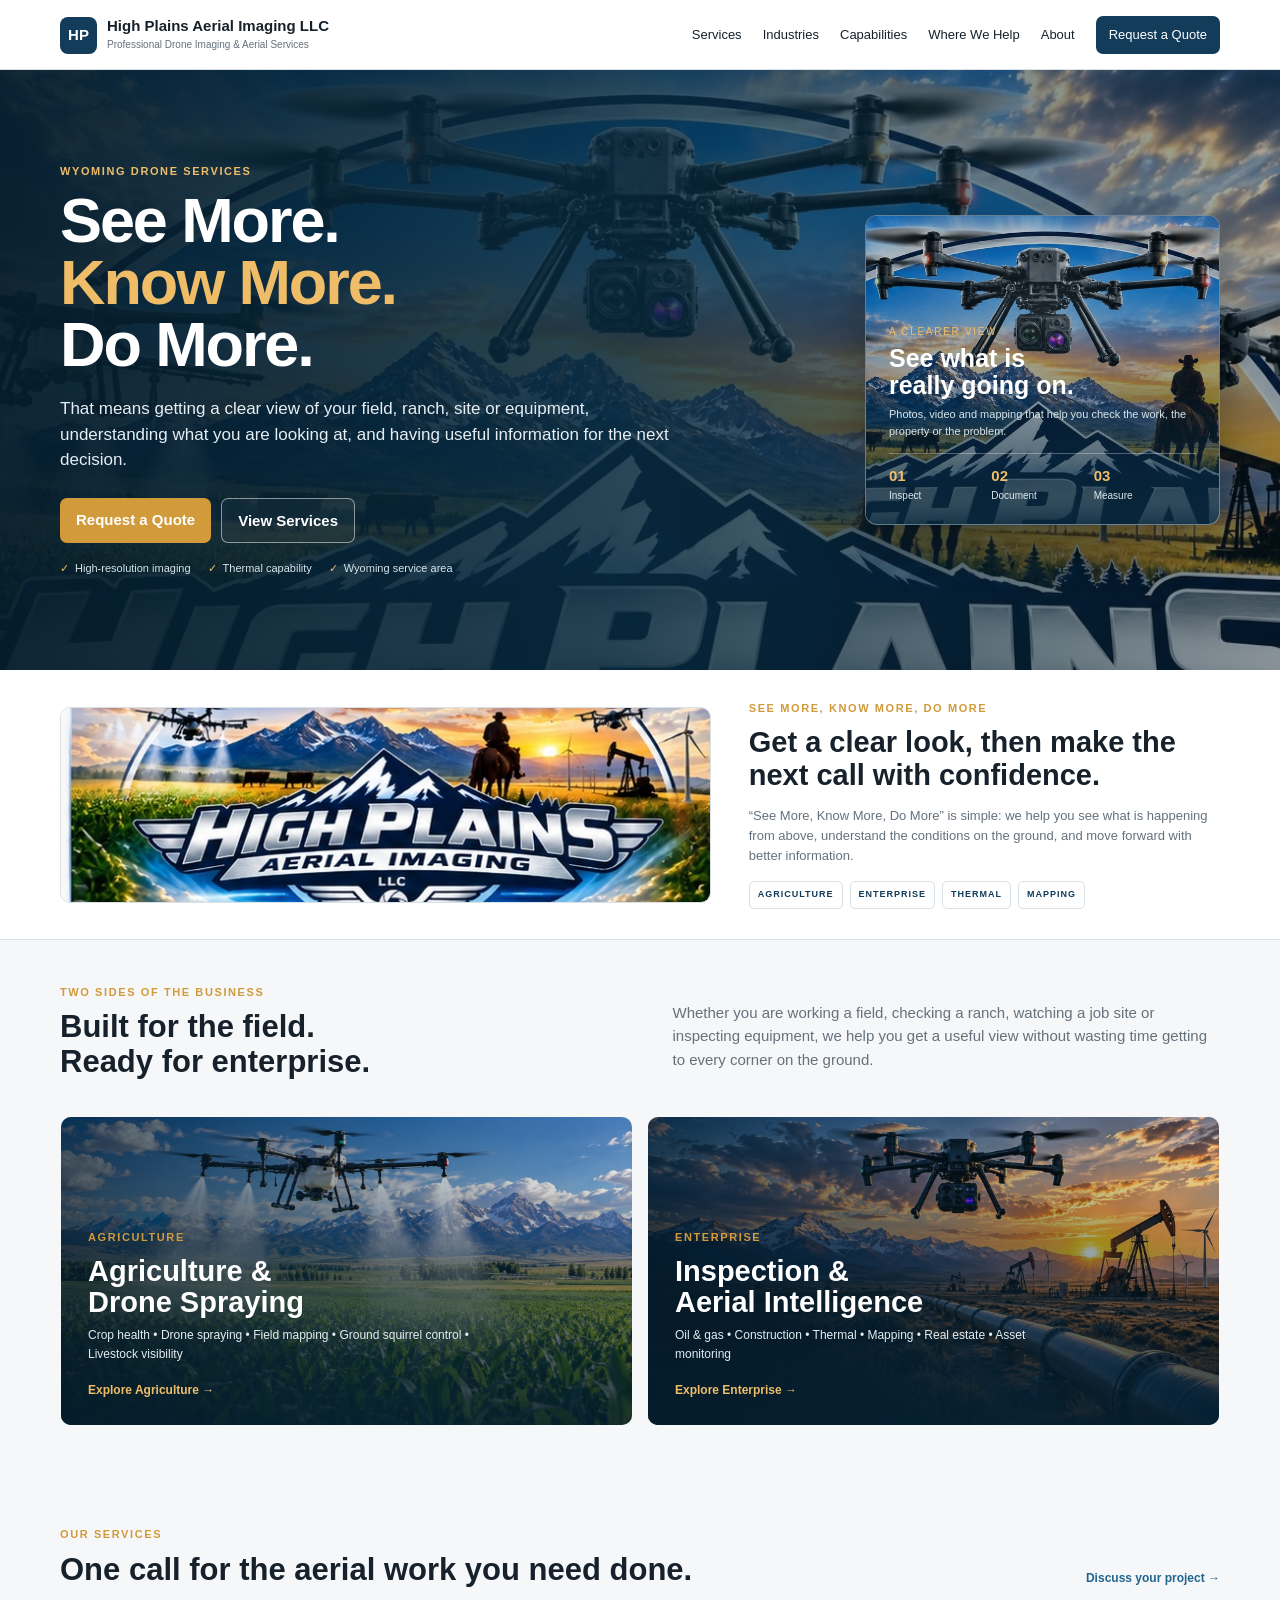
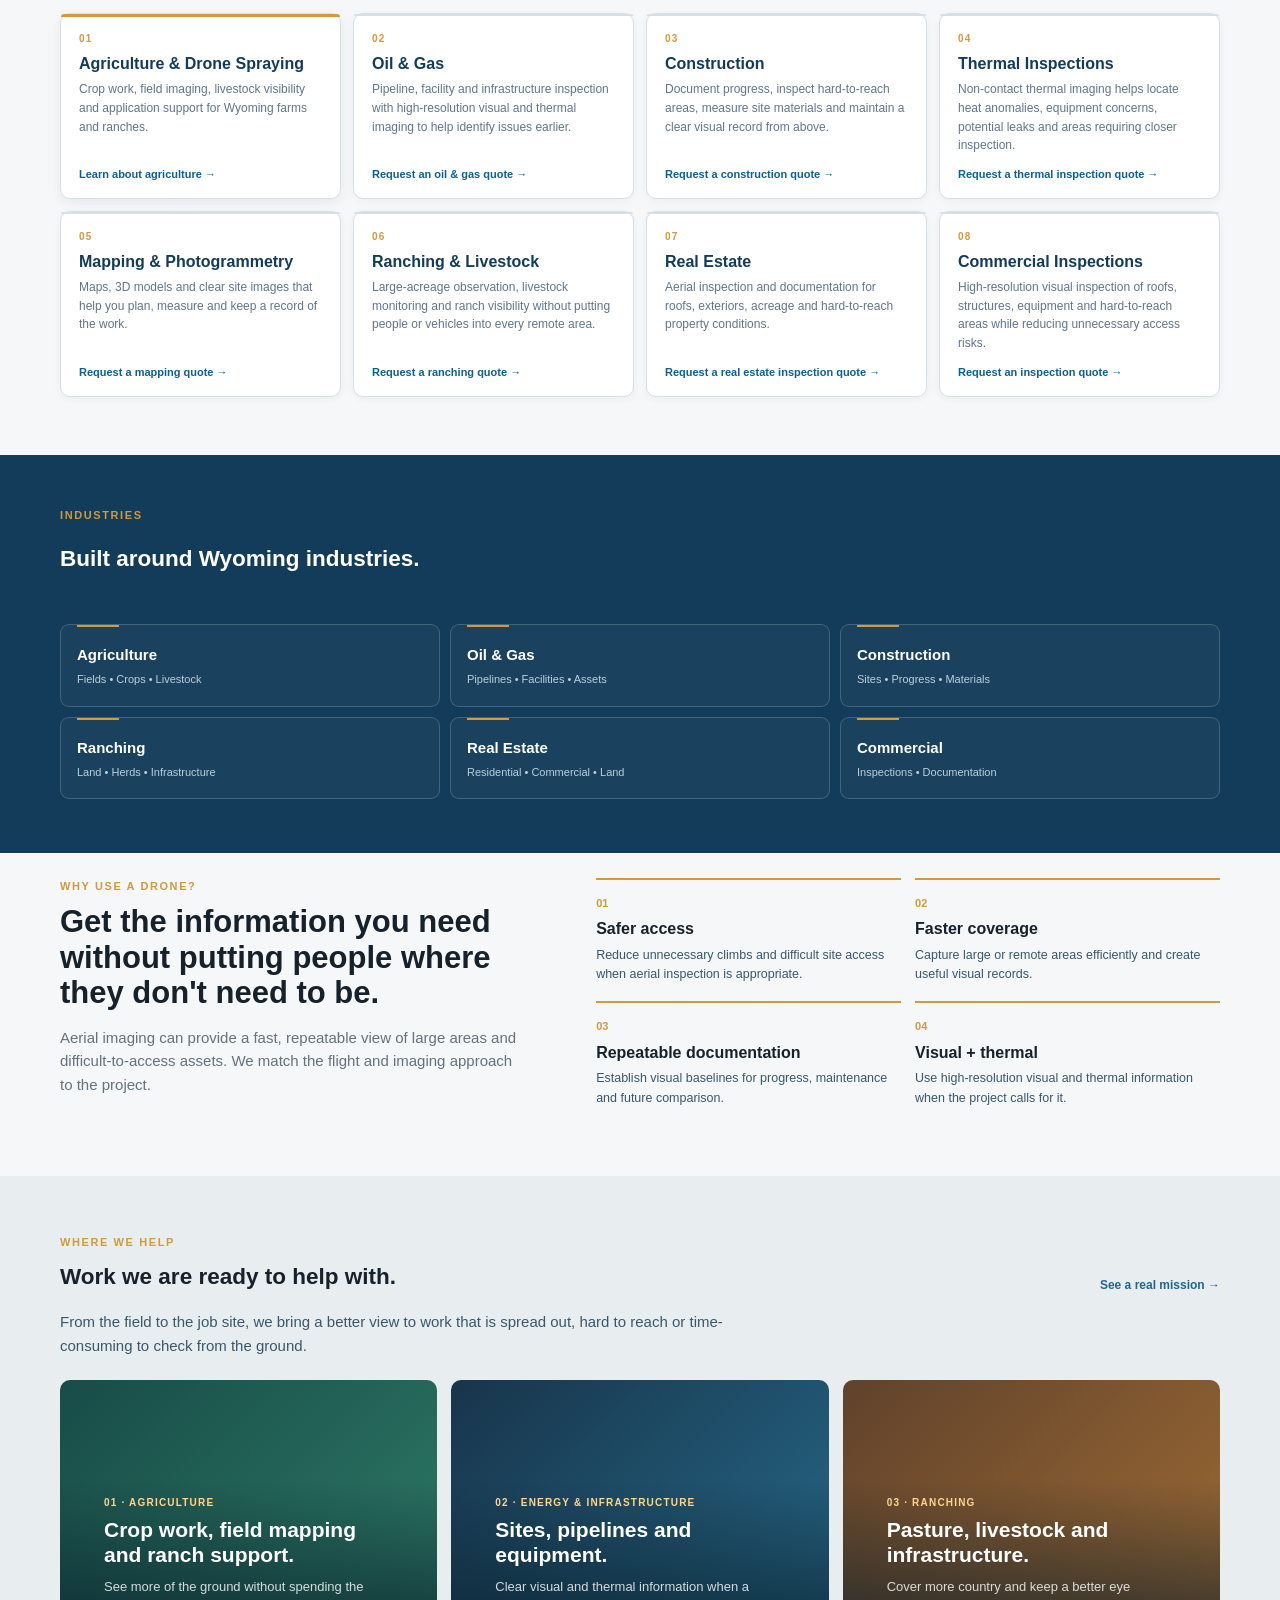
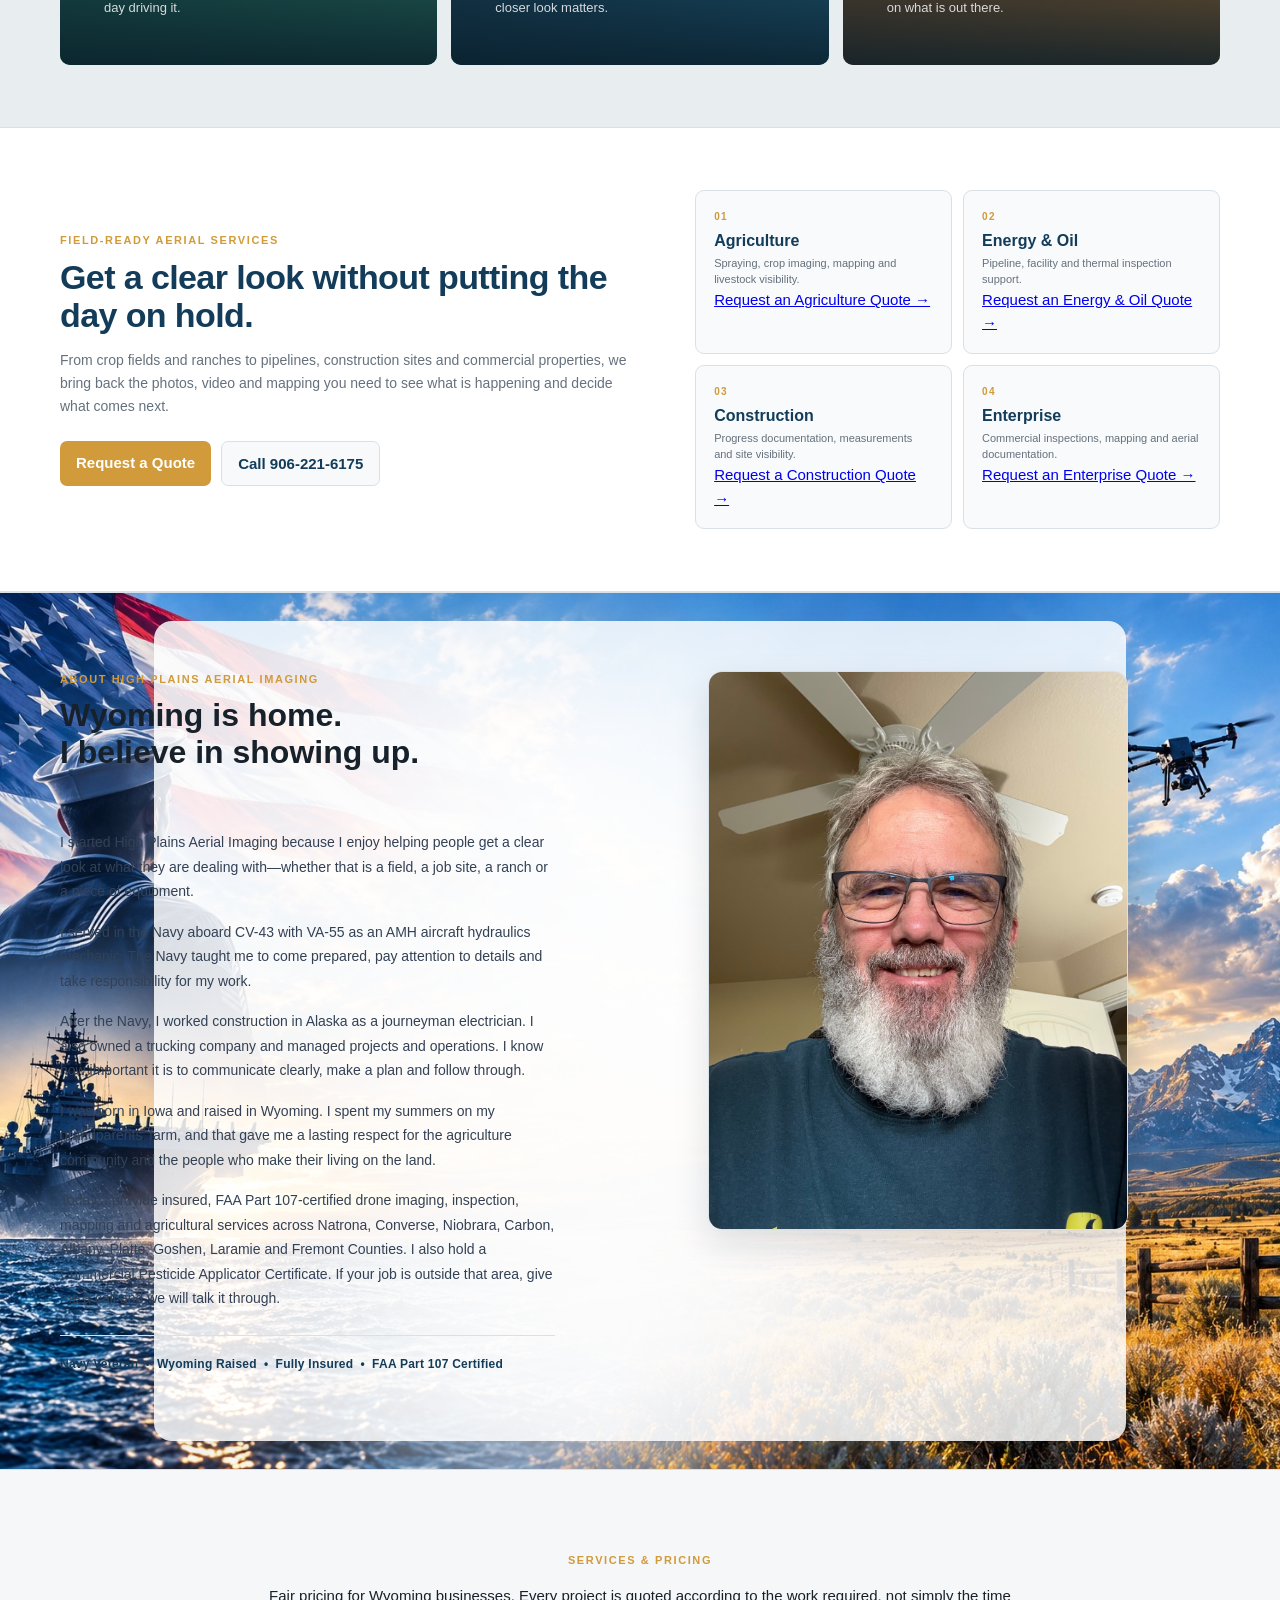
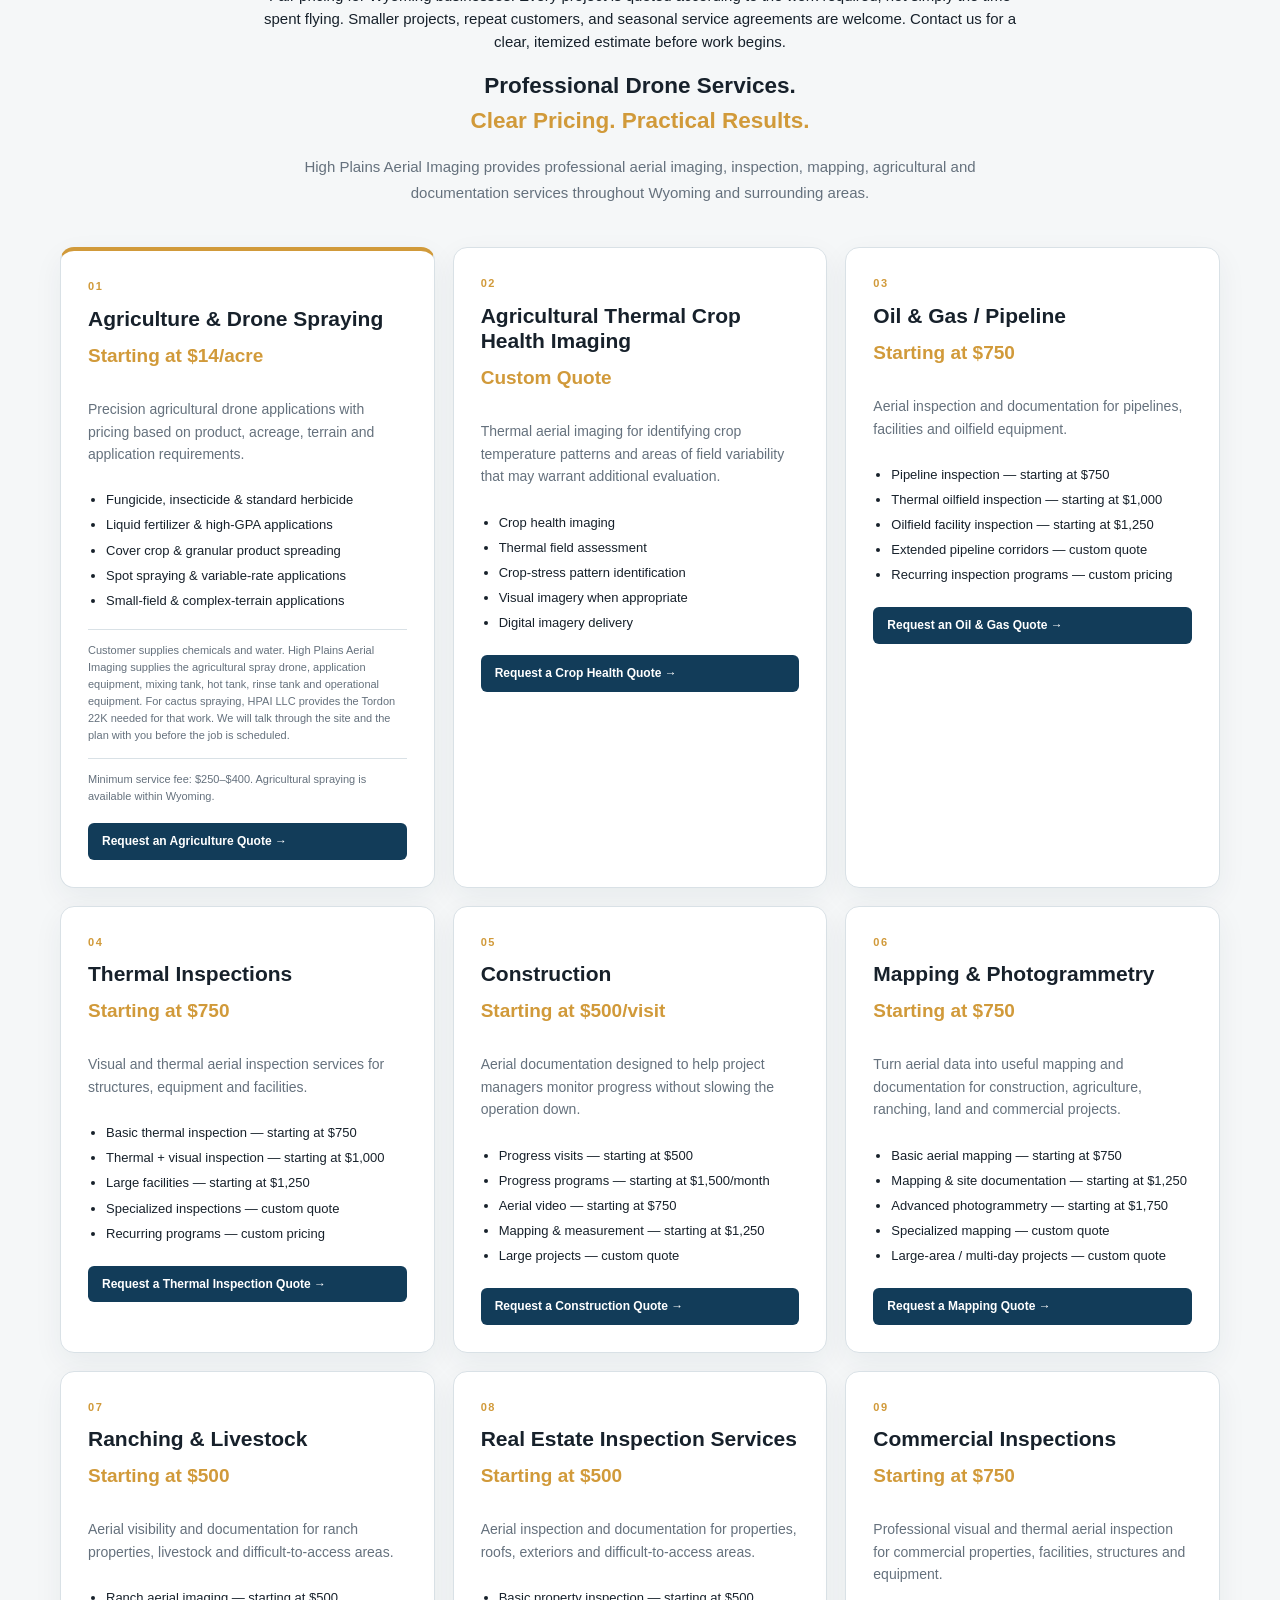
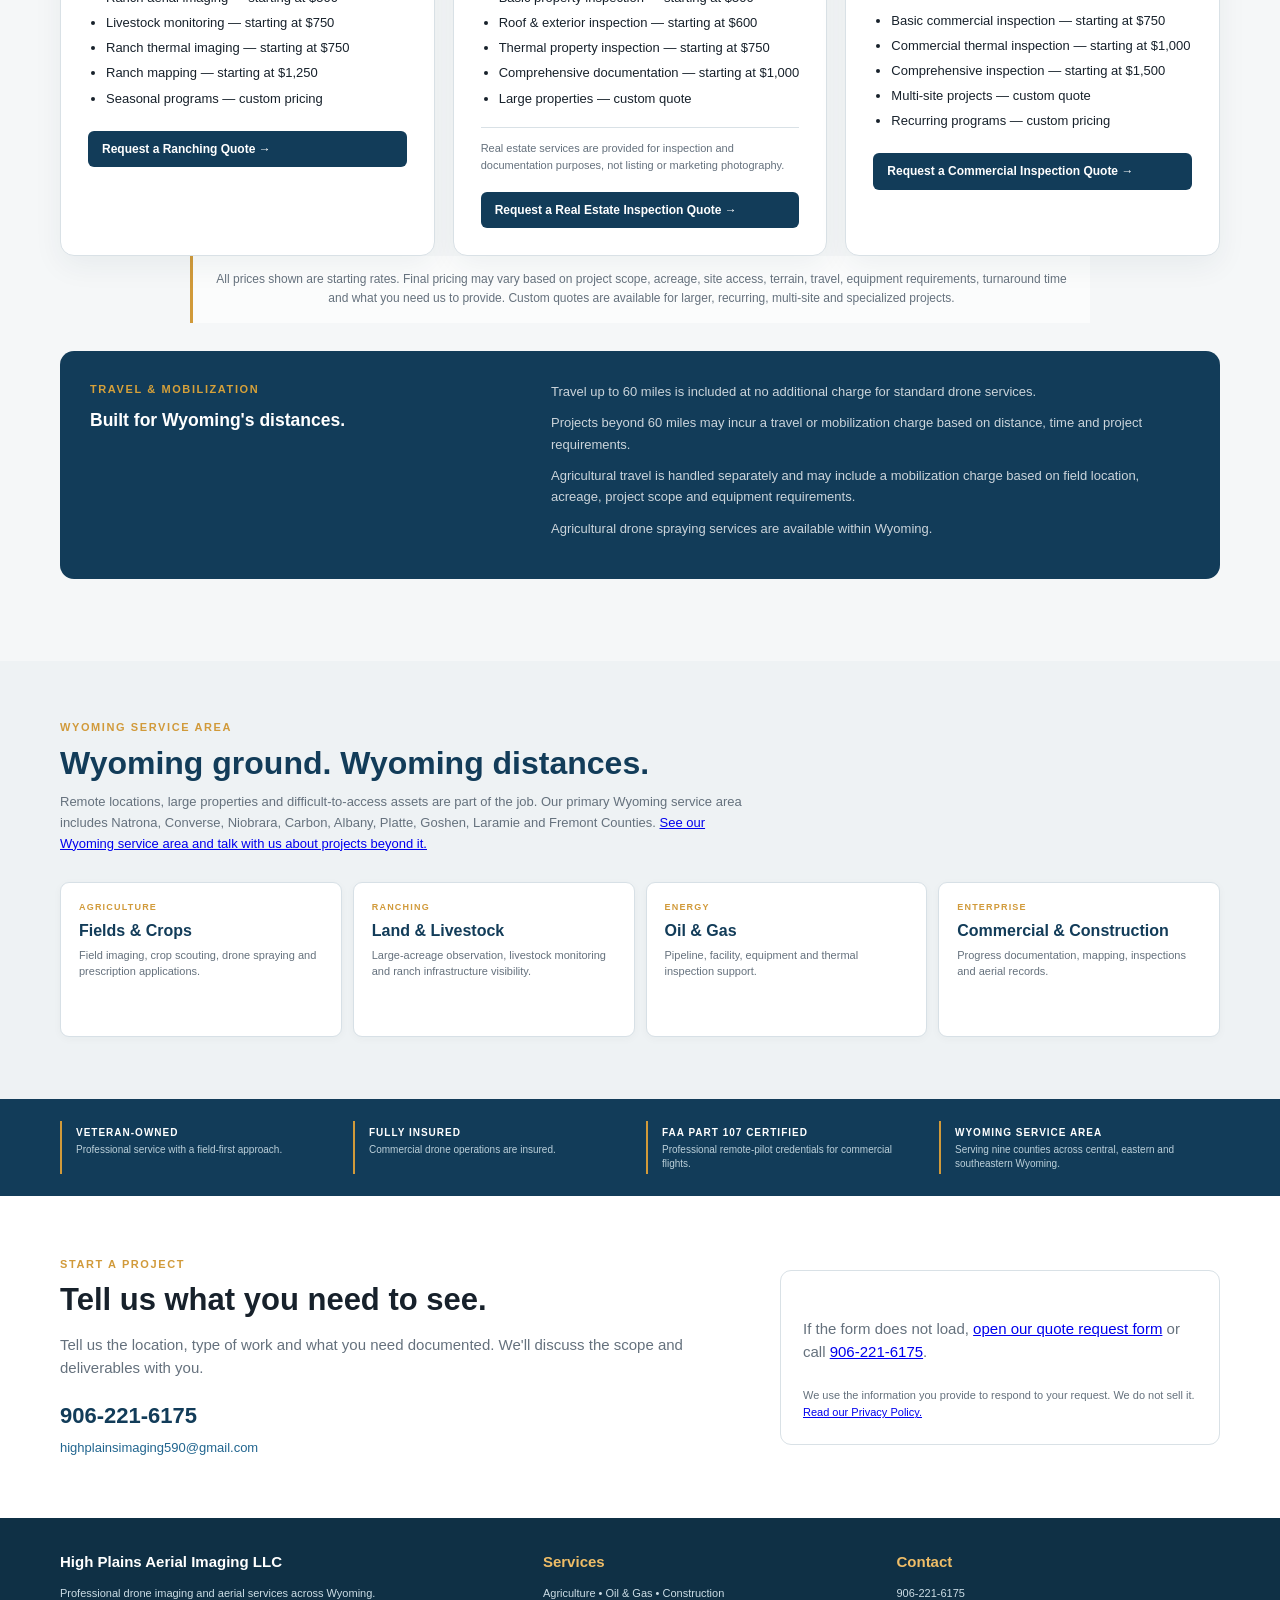
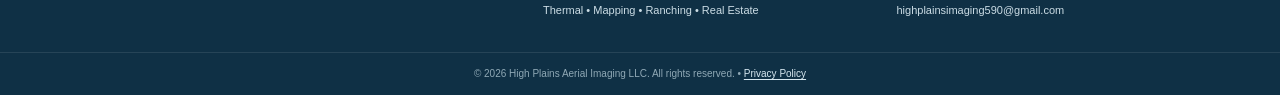
<file: index.html>
<!doctype html>
<html lang="en">
<head>
<meta charset="utf-8">
<meta name="viewport" content="width=device-width,initial-scale=1">
<title>Wyoming Drone Spraying & Inspections | High Plains Aerial Imaging</title>
<meta name="description" content="Veteran-owned Wyoming drone services: agricultural spraying, thermal inspections, aerial mapping and crop monitoring. Based in Casper. Request a quote.">
<link rel="canonical" href="https://highplainsaerialimagingllc.com/">
<script type="application/ld+json">
{
  "@context": "https://schema.org",
  "@graph": [
    {
      "@type": ["ProfessionalService", "LocalBusiness"],
      "@id": "https://highplainsaerialimagingllc.com/#business",
      "name": "High Plains Aerial Imaging LLC",
      "url": "https://highplainsaerialimagingllc.com/",
      "telephone": "+1-906-221-6175",
      "email": "highplainsimaging590@gmail.com",
      "description": "Veteran-owned Wyoming drone services for agricultural spraying, mapping and 3D models, construction documentation, thermal imaging, inspections, ranching and commercial projects.",
      "areaServed": [
        {"@type": "AdministrativeArea", "name": "Natrona County, Wyoming"},
        {"@type": "AdministrativeArea", "name": "Converse County, Wyoming"},
        {"@type": "AdministrativeArea", "name": "Niobrara County, Wyoming"},
        {"@type": "AdministrativeArea", "name": "Carbon County, Wyoming"},
        {"@type": "AdministrativeArea", "name": "Albany County, Wyoming"},
        {"@type": "AdministrativeArea", "name": "Platte County, Wyoming"},
        {"@type": "AdministrativeArea", "name": "Goshen County, Wyoming"},
        {"@type": "AdministrativeArea", "name": "Laramie County, Wyoming"},
        {"@type": "AdministrativeArea", "name": "Fremont County, Wyoming"}
      ],
      "hasOfferCatalog": {
        "@type": "OfferCatalog",
        "name": "Wyoming aerial services",
        "itemListElement": [
          {"@type": "Offer", "itemOffered": {"@type": "Service", "name": "Agricultural drone spraying", "description": "Agricultural drone application support, crop imaging, field mapping and ranch visibility."}},
          {"@type": "Offer", "itemOffered": {"@type": "Service", "name": "Aerial mapping and 3D models", "description": "Photogrammetry, maps, 3D models and aerial documentation for projects and property."}},
          {"@type": "Offer", "itemOffered": {"@type": "Service", "name": "Construction documentation", "description": "Aerial progress documentation, site visibility and project records."}},
          {"@type": "Offer", "itemOffered": {"@type": "Service", "name": "Thermal and visual inspections", "description": "Visual and thermal aerial imaging for structures, equipment, facilities and hard-to-reach areas."}}
        ]
      }
    },
    {
      "@type": "WebSite",
      "@id": "https://highplainsaerialimagingllc.com/#website",
      "url": "https://highplainsaerialimagingllc.com/",
      "name": "High Plains Aerial Imaging LLC",
      "publisher": {"@id": "https://highplainsaerialimagingllc.com/#business"}
    }
  ]
}
</script>
  <link rel="stylesheet" href="styles.css?v=60">
</head>
<body>
<header class="site-header">
  <div class="wrap nav-wrap">
    <a class="brand" href="index.html"><span class="brand-mark">HP</span><span class="brand-copy"><strong>High Plains Aerial Imaging LLC</strong><small>Professional Drone Imaging &amp; Aerial Services</small></span></a>
    <button class="menu-toggle" aria-label="Open menu" onclick="document.body.classList.toggle('menu-open')">☰</button>
    <nav><a href="services.html">Services</a><a href="industries.html">Industries</a><a href="capabilities.html">Capabilities</a><a href="projects.html">Where We Help</a><a href="about.html">About</a><a class="nav-cta" href="#quote">Request a Quote</a></nav>
  </div>
</header>

<main>
<section class="hero">
  <div class="hero-image"></div><div class="hero-overlay"></div>
  <div class="wrap hero-content">
    <div class="hero-copy">
      <p class="eyebrow">WYOMING DRONE SERVICES</p>
      <h1>See More.<br><span>Know More.</span><br>Do More.</h1>
      <p class="lead">That means getting a clear view of your field, ranch, site or equipment, understanding what you are looking at, and having useful information for the next decision.</p>
      <div class="actions"><a class="button primary" href="#quote">Request a Quote</a><a class="button ghost" href="services.html">View Services</a></div>
      <div class="quick-points"><span>High-resolution imaging</span><span>Thermal capability</span><span>Wyoming service area</span></div>
    </div>
    <div class="hero-card">
      <div class="card-visual"></div>
      <div class="hero-card-content">
        <p class="card-label">A CLEARER VIEW</p>
        <h2>See what is<br>really going on.</h2>
        <p class="card-copy">Photos, video and mapping that help you check the work, the property or the problem.</p>
        <div class="card-list"><div><b>01</b><span>Inspect</span></div><div><b>02</b><span>Document</span></div><div><b>03</b><span>Measure</span></div></div>
      </div>
    </div>
  </div>
</section>

<section class="brand-strip">
  <div class="wrap brand-grid">
    <div class="brand-image"><img src="images/hpai-brand.jpg" alt="High Plains Aerial Imaging agriculture and enterprise brand graphic"></div>
    <div class="brand-message"><p class="eyebrow">SEE MORE, KNOW MORE, DO MORE</p><h2>Get a clear look, then make the next call with confidence.</h2><p>“See More, Know More, Do More” is simple: we help you see what is happening from above, understand the conditions on the ground, and move forward with better information.</p><div class="brand-tags"><span>AGRICULTURE</span><span>ENTERPRISE</span><span>THERMAL</span><span>MAPPING</span></div></div>
  </div>
</section>

<section class="split-intro wrap">
  <div><p class="eyebrow">TWO SIDES OF THE BUSINESS</p><h2>Built for the field.<br>Ready for enterprise.</h2></div>
  <p>Whether you are working a field, checking a ranch, watching a job site or inspecting equipment, we help you get a useful view without wasting time getting to every corner on the ground.</p>
</section>

<section id="service-paths" class="service-paths wrap">
  <a class="path-card agriculture" href="agriculture-spraying.html">
    <div class="path-bg"></div><div class="path-content"><p class="eyebrow">AGRICULTURE</p><h2>Agriculture &amp;<br>Drone Spraying</h2><p>Crop health • Drone spraying • Field mapping • Ground squirrel control • Livestock visibility</p><span class="path-link">Explore Agriculture →</span></div>
  </a>
  <a class="path-card enterprise" href="#industries">
    <div class="path-bg"></div><div class="path-content"><p class="eyebrow">ENTERPRISE</p><h2>Inspection &amp;<br>Aerial Intelligence</h2><p>Oil &amp; gas • Construction • Thermal • Mapping • Real estate • Asset monitoring</p><span class="path-link">Explore Enterprise →</span></div>
  </a>
</section>

<section id="services" class="section wrap">
  <div class="section-head">
    <div>
      <p class="eyebrow">OUR SERVICES</p>
      <h2>One call for the aerial work you need done.</h2>
    </div>
    <a href="#quote">Discuss your project →</a>
  </div>

  <div class="service-grid">

    <article class="service-card featured">
      <span class="service-num">01</span>
      <h3>Agriculture &amp; Drone Spraying</h3>
      <p>Crop work, field imaging, livestock visibility and application support for Wyoming farms and ranches.</p>
      <a href="agriculture-spraying.html">Learn about agriculture →</a>
    </article>

    <article class="service-card">
      <span class="service-num">02</span>
      <h3>Oil &amp; Gas</h3>
      <p>Pipeline, facility and infrastructure inspection with high-resolution visual and thermal imaging to help identify issues earlier.</p>
      <a href="oil-gas-drone-inspections-wyoming.html">Request an oil &amp; gas quote →</a>
    </article>

    <article class="service-card">
      <span class="service-num">03</span>
      <h3>Construction</h3>
      <p>Document progress, inspect hard-to-reach areas, measure site materials and maintain a clear visual record from above.</p>
      <a href="construction-mapping-3d-wyoming.html">Request a construction quote →</a>
    </article>

    <article class="service-card">
      <span class="service-num">04</span>
      <h3>Thermal Inspections</h3>
      <p>Non-contact thermal imaging helps locate heat anomalies, equipment concerns, potential leaks and areas requiring closer inspection.</p>
      <a href="thermal-drone-inspections-wyoming.html">Request a thermal inspection quote →</a>
    </article>

    <article class="service-card">
      <span class="service-num">05</span>
      <h3>Mapping &amp; Photogrammetry</h3>
      <p>Maps, 3D models and clear site images that help you plan, measure and keep a record of the work.</p>
      <a href="construction-mapping-3d-wyoming.html">Request a mapping quote →</a>
    </article>

    <article class="service-card">
      <span class="service-num">06</span>
      <h3>Ranching &amp; Livestock</h3>
      <p>Large-acreage observation, livestock monitoring and ranch visibility without putting people or vehicles into every remote area.</p>
      <a href="?service=ranching#quote">Request a ranching quote →</a>
    </article>

    <article class="service-card">
      <span class="service-num">07</span>
      <h3>Real Estate</h3>
      <p>Aerial inspection and documentation for roofs, exteriors, acreage and hard-to-reach property conditions.</p>
      <a href="?service=real-estate#quote">Request a real estate inspection quote →</a>
    </article>

    <article class="service-card">
      <span class="service-num">08</span>
      <h3>Commercial Inspections</h3>
      <p>High-resolution visual inspection of roofs, structures, equipment and hard-to-reach areas while reducing unnecessary access risks.</p>
      <a href="?service=enterprise#quote">Request an inspection quote →</a>
    </article>

  </div>
</section>

<section id="industries" class="band">
  <div class="wrap">
    <div class="section-head light">
      <div>
        <p class="eyebrow">INDUSTRIES</p>
        <h2>Built around Wyoming industries.</h2>
      </div>
    </div>

    <div class="industry-grid">
      <div>
        <b>Agriculture</b>
        <span>Fields • Crops • Livestock</span>
      </div>
      <div>
        <b>Oil &amp; Gas</b>
        <span>Pipelines • Facilities • Assets</span>
      </div>
      <div>
        <b>Construction</b>
        <span>Sites • Progress • Materials</span>
      </div>
      <div>
        <b>Ranching</b>
        <span>Land • Herds • Infrastructure</span>
      </div>
      <div>
        <b>Real Estate</b>
        <span>Residential • Commercial • Land</span>
      </div>
      <div>
        <b>Commercial</b>
        <span>Inspections • Documentation</span>
      </div>
    </div>
  </div>
</section>

<section id="capabilities" class="section wrap"><div class="cap-grid"><div class="cap-intro"><p class="eyebrow">WHY USE A DRONE?</p><h2>Get the information you need without putting people where they don't need to be.</h2><p class="muted">Aerial imaging can provide a fast, repeatable view of large areas and difficult-to-access assets. We match the flight and imaging approach to the project.</p></div><div class="cap-list"><div><span>01</span><h3>Safer access</h3><p>Reduce unnecessary climbs and difficult site access when aerial inspection is appropriate.</p></div><div><span>02</span><h3>Faster coverage</h3><p>Capture large or remote areas efficiently and create useful visual records.</p></div><div><span>03</span><h3>Repeatable documentation</h3><p>Establish visual baselines for progress, maintenance and future comparison.</p></div><div><span>04</span><h3>Visual + thermal</h3><p>Use high-resolution visual and thermal information when the project calls for it.</p></div></div></div></section>

<section id="projects" class="projects service-showcase">
  <div class="wrap">
    <div class="section-head">
      <div>
        <p class="eyebrow">WHERE WE HELP</p>
        <h2>Work we are ready to help with.</h2>
      </div>
      <a href="projects.html#sbdc-demo">See a real mission →</a>
    </div>
    <p class="service-showcase-intro">From the field to the job site, we bring a better view to work that is spread out, hard to reach or time-consuming to check from the ground.</p>
    <div class="project-grid">
      <div class="project service-agriculture">
        <div>
          <span>01 · AGRICULTURE</span>
          <h3>Crop work, field mapping and ranch support.</h3>
          <p>See more of the ground without spending the day driving it.</p>
        </div>
      </div>
      <div class="project service-energy">
        <div>
          <span>02 · ENERGY &amp; INFRASTRUCTURE</span>
          <h3>Sites, pipelines and equipment.</h3>
          <p>Clear visual and thermal information when a closer look matters.</p>
        </div>
      </div>
      <div class="project service-ranching">
        <div>
          <span>03 · RANCHING</span>
          <h3>Pasture, livestock and infrastructure.</h3>
          <p>Cover more country and keep a better eye on what is out there.</p>
        </div>
      </div>
    </div>
  </div>
</section>

<section class="v52-service-cta">
  <div class="wrap">
    <div class="v52-cta-grid">

      <div class="v52-cta-copy">
        <p class="eyebrow">FIELD-READY AERIAL SERVICES</p>
        <h2>Get a clear look without putting the day on hold.</h2>
        <p>
          From crop fields and ranches to pipelines, construction sites and commercial properties,
          we bring back the photos, video and mapping you need to see what is happening and decide what comes next.
        </p>

        <div class="v52-cta-buttons">
          <a class="button primary" href="#quote">Request a Quote</a>
          <a class="button secondary" href="tel:19062216175">Call 906-221-6175</a>
        </div>
      </div>

      <div class="v52-service-list">

<div>
  <span>01</span>
  <strong>Agriculture</strong>
  <p>Spraying, crop imaging, mapping and livestock visibility.</p>
  <a href="?service=agriculture#quote">Request an Agriculture Quote →</a>
</div>

<div>
  <span>02</span>
  <strong>Energy &amp; Oil</strong>
  <p>Pipeline, facility and thermal inspection support.</p>
  <a href="oil-gas-drone-inspections-wyoming.html">Request an Energy &amp; Oil Quote →</a>
</div>

<div>
  <span>03</span>
  <strong>Construction</strong>
  <p>Progress documentation, measurements and site visibility.</p>
  <a href="construction-mapping-3d-wyoming.html">Request a Construction Quote →</a>
</div>

<div>
  <span>04</span>
  <strong>Enterprise</strong>
  <p>Commercial inspections, mapping and aerial documentation.</p>
  <a href="?service=enterprise#quote">Request an Enterprise Quote →</a>
</div>

      </div>

    </div>
  </div>
</section>
  <section id="about" class="v54-about">
  <div class="wrap">
    <div class="v54-about-grid">

      <div class="v54-about-head">
        <p class="eyebrow">ABOUT HIGH PLAINS AERIAL IMAGING</p>
        <h2>Wyoming is home.<br>I believe in showing up.</h2>
      </div>
<div class="v54-about-photo">
  <img src="/images/Owner-%20Photo.jpeg" alt="Owner of High Plains Aerial Imaging LLC">
</div>
      <div class="v54-about-copy">
        <p>I started High Plains Aerial Imaging because I enjoy helping people get a clear look at what they are dealing with—whether that is a field, a job site, a ranch or a piece of equipment.</p>
        <p>I served in the Navy aboard CV-43 with VA-55 as an AMH aircraft hydraulics mechanic. The Navy taught me to come prepared, pay attention to details and take responsibility for my work.</p>
        <p>After the Navy, I worked construction in Alaska as a journeyman electrician. I also owned a trucking company and managed projects and operations. I know how important it is to communicate clearly, make a plan and follow through.</p>
        <p>I was born in Iowa and raised in Wyoming. I spent my summers on my grandparents' farm, and that gave me a lasting respect for the agriculture community and the people who make their living on the land.</p>
        <p>Today, I provide insured, FAA Part 107-certified drone imaging, inspection, mapping and agricultural services across Natrona, Converse, Niobrara, Carbon, Albany, Platte, Goshen, Laramie and Fremont Counties. I also hold a Commercial Pesticide Applicator Certificate. If your job is outside that area, give me a call and we will talk it through.</p>
        <p class="v54-about-trust">Navy Veteran &nbsp;•&nbsp; Wyoming Raised &nbsp;•&nbsp; Fully Insured &nbsp;•&nbsp; FAA Part 107 Certified</p>
      </div>

    </div>
  </div>
</section>
<section class="v54-pricing">
  <div class="wrap">

    <div class="v54-pricing-head">
      <p class="eyebrow">SERVICES &amp; PRICING</p>
      <p>Fair pricing for Wyoming businesses. Every project is quoted according to the work required, not simply the time spent flying. Smaller projects, repeat customers, and seasonal service agreements are welcome. Contact us for a clear, itemized estimate before work begins.</p>
      <h2>Professional Drone Services.<br><span>Clear Pricing. Practical Results.</span></h2>
      <p>
        High Plains Aerial Imaging provides professional aerial imaging,
        inspection, mapping, agricultural and documentation services
        throughout Wyoming and surrounding areas.
      </p>
    </div>

    <div class="v54-pricing-grid">

      <div class="v54-price-card v54-featured">
        <p class="v54-number">01</p>
        <h3>Agriculture &amp; Drone Spraying</h3>
        <p class="v54-price">Starting at $14/acre</p>
        <p>
          Precision agricultural drone applications with pricing based on
          product, acreage, terrain and application requirements.
        </p>
        <ul>
          <li>Fungicide, insecticide &amp; standard herbicide</li>
          <li>Liquid fertilizer &amp; high-GPA applications</li>
          <li>Cover crop &amp; granular product spreading</li>
          <li>Spot spraying &amp; variable-rate applications</li>
          <li>Small-field &amp; complex-terrain applications</li>
        </ul>
        <p class="v54-note">
          Customer supplies chemicals and water. High Plains Aerial Imaging
          supplies the agricultural spray drone, application equipment,
          mixing tank, hot tank, rinse tank and operational equipment.
          For cactus spraying, HPAI LLC provides the Tordon 22K needed for that
          work. We will talk through the site and the plan with you before the
          job is scheduled.
        </p>
        <p class="v54-note">
          Minimum service fee: $250–$400. Agricultural spraying is available
          within Wyoming.
        </p>
      <a class="v54-quote-link" href="?service=agriculture#quote">Request an Agriculture Quote →</a>
      </div>

      <div class="v54-price-card">
        <p class="v54-number">02</p>
        <h3>Agricultural Thermal Crop Health Imaging</h3>
        <p class="v54-price">Custom Quote</p>
        <p>
          Thermal aerial imaging for identifying crop temperature patterns
          and areas of field variability that may warrant additional evaluation.
        </p>
        <ul>
          <li>Crop health imaging</li>
          <li>Thermal field assessment</li>
          <li>Crop-stress pattern identification</li>
          <li>Visual imagery when appropriate</li>
          <li>Digital imagery delivery</li>
        </ul>
      <a class="v54-quote-link" href="?service=ag-thermal#quote">Request a Crop Health Quote →</a>
      </div>

      <div class="v54-price-card">
        <p class="v54-number">03</p>
        <h3>Oil &amp; Gas / Pipeline</h3>
        <p class="v54-price">Starting at $750</p>
        <p>
          Aerial inspection and documentation for pipelines, facilities
          and oilfield equipment.
        </p>
        <ul>
          <li>Pipeline inspection — starting at $750</li>
          <li>Thermal oilfield inspection — starting at $1,000</li>
          <li>Oilfield facility inspection — starting at $1,250</li>
          <li>Extended pipeline corridors — custom quote</li>
          <li>Recurring inspection programs — custom pricing</li>
        </ul>
        <a class="v54-quote-link" href="oil-gas-drone-inspections-wyoming.html">Request an Oil & Gas Quote →</a>
      </div>

      <div class="v54-price-card">
        <p class="v54-number">04</p>
        <h3>Thermal Inspections</h3>
        <p class="v54-price">Starting at $750</p>
        <p>
          Visual and thermal aerial inspection services for structures,
          equipment and facilities.
        </p>
        <ul>
          <li>Basic thermal inspection — starting at $750</li>
          <li>Thermal + visual inspection — starting at $1,000</li>
          <li>Large facilities — starting at $1,250</li>
          <li>Specialized inspections — custom quote</li>
          <li>Recurring programs — custom pricing</li>
        </ul>
        <a class="v54-quote-link" href="thermal-drone-inspections-wyoming.html">Request a Thermal Inspection Quote →</a>
      </div>

      <div class="v54-price-card">
        <p class="v54-number">05</p>
        <h3>Construction</h3>
        <p class="v54-price">Starting at $500/visit</p>
        <p>
          Aerial documentation designed to help project managers monitor
          progress without slowing the operation down.
        </p>
        <ul>
          <li>Progress visits — starting at $500</li>
          <li>Progress programs — starting at $1,500/month</li>
          <li>Aerial video — starting at $750</li>
          <li>Mapping &amp; measurement — starting at $1,250</li>
          <li>Large projects — custom quote</li>
        </ul>
        <a class="v54-quote-link" href="construction-mapping-3d-wyoming.html">Request a Construction Quote →</a>
      </div>

      <div class="v54-price-card">
        <p class="v54-number">06</p>
        <h3>Mapping &amp; Photogrammetry</h3>
        <p class="v54-price">Starting at $750</p>
        <p>
          Turn aerial data into useful mapping and documentation for
          construction, agriculture, ranching, land and commercial projects.
        </p>
        <ul>
          <li>Basic aerial mapping — starting at $750</li>
          <li>Mapping &amp; site documentation — starting at $1,250</li>
          <li>Advanced photogrammetry — starting at $1,750</li>
          <li>Specialized mapping — custom quote</li>
          <li>Large-area / multi-day projects — custom quote</li>
        </ul>
        <a class="v54-quote-link" href="construction-mapping-3d-wyoming.html">Request a Mapping Quote →</a>
      </div>

      <div class="v54-price-card">
        <p class="v54-number">07</p>
        <h3>Ranching &amp; Livestock</h3>
        <p class="v54-price">Starting at $500</p>
        <p>
          Aerial visibility and documentation for ranch properties,
          livestock and difficult-to-access areas.
        </p>
        <ul>
          <li>Ranch aerial imaging — starting at $500</li>
          <li>Livestock monitoring — starting at $750</li>
          <li>Ranch thermal imaging — starting at $750</li>
          <li>Ranch mapping — starting at $1,250</li>
          <li>Seasonal programs — custom pricing</li>
        </ul>
        <a class="v54-quote-link" href="?service=ranching#quote">Request a Ranching Quote →</a>
      </div>

      <div class="v54-price-card">
        <p class="v54-number">08</p>
        <h3>Real Estate Inspection Services</h3>
        <p class="v54-price">Starting at $500</p>
        <p>
          Aerial inspection and documentation for properties, roofs,
          exteriors and difficult-to-access areas.
        </p>
        <ul>
          <li>Basic property inspection — starting at $500</li>
          <li>Roof &amp; exterior inspection — starting at $600</li>
          <li>Thermal property inspection — starting at $750</li>
          <li>Comprehensive documentation — starting at $1,000</li>
          <li>Large properties — custom quote</li>
        </ul>
        <p class="v54-note">
          Real estate services are provided for inspection and documentation
          purposes, not listing or marketing photography.
        </p>
        <a class="v54-quote-link" href="?service=real-estate#quote">Request a Real Estate Inspection Quote →</a>
      </div>

      <div class="v54-price-card">
        <p class="v54-number">09</p>
        <h3>Commercial Inspections</h3>
        <p class="v54-price">Starting at $750</p>
        <p>
          Professional visual and thermal aerial inspection for commercial
          properties, facilities, structures and equipment.
        </p>
        <ul>
          <li>Basic commercial inspection — starting at $750</li>
          <li>Commercial thermal inspection — starting at $1,000</li>
          <li>Comprehensive inspection — starting at $1,500</li>
          <li>Multi-site projects — custom quote</li>
          <li>Recurring programs — custom pricing</li>
        </ul>
        <a class="v54-quote-link" href="?service=enterprise#quote">Request a Commercial Inspection Quote →</a>
      </div>

    </div>
<p class="v54-pricing-note">
  All prices shown are starting rates. Final pricing may vary based on project scope, acreage, site access, terrain, travel, equipment requirements, turnaround time and what you need us to provide. Custom quotes are available for larger, recurring, multi-site and specialized projects.
</p>
    <div class="v54-travel">
      <div>
        <p class="eyebrow">TRAVEL &amp; MOBILIZATION</p>
        <h3>Built for Wyoming's distances.</h3>
      </div>

      <div class="v54-travel-copy">
        <p>
          Travel up to 60 miles is included at no additional charge for
          standard drone services.
        </p>
        <p>
          Projects beyond 60 miles may incur a travel or mobilization charge
          based on distance, time and project requirements.
        </p>
        <p>
          Agricultural travel is handled separately and may include a
          mobilization charge based on field location, acreage, project scope
          and equipment requirements.
        </p>
        <p>
          Agricultural drone spraying services are available within Wyoming.
        </p>
      </div>
    </div>

  </div>
</section>
<section class="v52-wyoming">
  <div class="wrap">

    <div class="v52-wyoming-head">
      <p class="eyebrow">WYOMING SERVICE AREA</p>
      <h2>Wyoming ground. Wyoming distances.</h2>
      <p>
        Remote locations, large properties and difficult-to-access assets are part of the job. Our primary Wyoming service area includes Natrona, Converse, Niobrara, Carbon, Albany, Platte, Goshen, Laramie and Fremont Counties. <a href="wyoming-service-area.html">See our Wyoming service area and talk with us about projects beyond it.</a>
      </p>
    </div>

    <div class="v52-location-grid">

      <div>
        <span>AGRICULTURE</span>
        <h3>Fields &amp; Crops</h3>
        <p>Field imaging, crop scouting, drone spraying and prescription applications.</p>
      </div>

      <div>
        <span>RANCHING</span>
        <h3>Land &amp; Livestock</h3>
        <p>Large-acreage observation, livestock monitoring and ranch infrastructure visibility.</p>
      </div>

      <div>
        <span>ENERGY</span>
        <h3>Oil &amp; Gas</h3>
        <p>Pipeline, facility, equipment and thermal inspection support.</p>
      </div>

      <div>
        <span>ENTERPRISE</span>
        <h3>Commercial &amp; Construction</h3>
        <p>Progress documentation, mapping, inspections and aerial records.</p>
      </div>

    </div>
  </div>
</section>

<section class="v52-trust">
  <div class="wrap">

    <div class="v52-trust-item">
      <strong>VETERAN-OWNED</strong>
      <span>Professional service with a field-first approach.</span>
    </div>

    <div class="v52-trust-item">
      <strong>FULLY INSURED</strong>
      <span>Commercial drone operations are insured.</span>
    </div>

    <div class="v52-trust-item">
      <strong>FAA PART 107 CERTIFIED</strong>
      <span>Professional remote-pilot credentials for commercial flights.</span>
    </div>

    <div class="v52-trust-item">
      <strong>WYOMING SERVICE AREA</strong>
      <span>Serving nine counties across central, eastern and southeastern Wyoming.</span>
    </div>

  </div>
</section> 
<section id="quote" class="quote">
  <div class="wrap quote-grid">
    <div>
      <p class="eyebrow">START A PROJECT</p>
      <h2>Tell us what you need to see.</h2>
      <p class="muted">Tell us the location, type of work and what you need documented. We'll discuss the scope and deliverables with you.</p>

      <div class="quote-contact">
        <a class="phone" href="tel:19062216175">906-221-6175</a>
        <a class="email" href="mailto:highplainsimaging590@gmail.com">highplainsimaging590@gmail.com</a>
      </div>
    </div>

    <div class="quote-box">
      <script src="https://js-na2.hsforms.net/forms/embed/247872141.js" defer></script>
      <div class="hs-form-frame" data-region="na2" data-form-id="fe9786f8-ab44-4f1e-a049-9b7818e31f9c" data-portal-id="247872141"></div>
      <p class="muted">If the form does not load, <a href="https://43krd9.share-na2.hsforms.com/2_peG-KtETx6gSZt4GOMfnA">open our quote request form</a> or call <a href="tel:19062216175">906-221-6175</a>.</p>
      <small>We use the information you provide to respond to your request. We do not sell it. <a href="privacy.html">Read our Privacy Policy.</a></small>
    </div>
  </div>
</section>
</main>
<footer><div class="wrap footer-grid"><div><strong>High Plains Aerial Imaging LLC</strong><p>Professional drone imaging and aerial services across Wyoming.</p></div><div><b>Services</b><p>Agriculture • Oil &amp; Gas • Construction<br>Thermal • Mapping • Ranching • Real Estate</p></div><div><b>Contact</b><p>906-221-6175<br>highplainsimaging590@gmail.com</p></div></div><div class="copyright">© 2026 High Plains Aerial Imaging LLC. All rights reserved. <span aria-hidden="true">•</span> <a href="privacy.html">Privacy Policy</a></div></footer>
<script>
document.querySelectorAll('nav a').forEach(a=>a.addEventListener('click',()=>document.body.classList.remove('menu-open')));

</script>
</body>
</html>
</file>
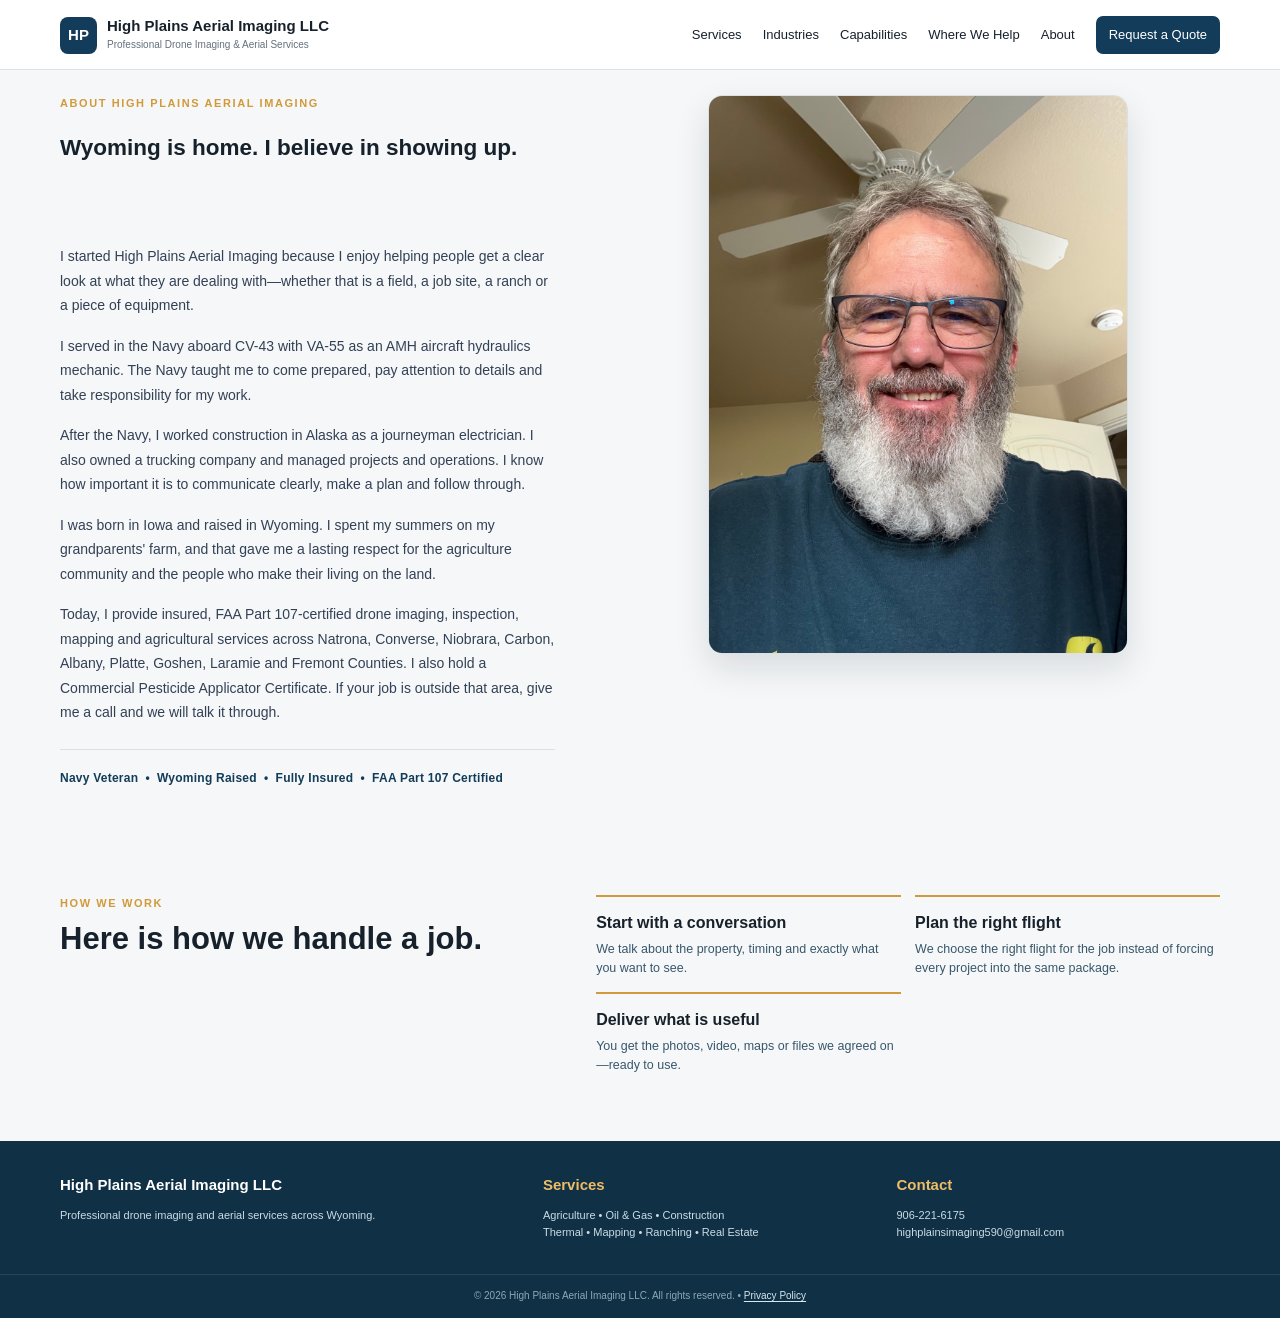
<file: about.html>
<!doctype html><html lang="en"><head><meta charset="utf-8"><meta name="viewport" content="width=device-width,initial-scale=1"><title>About High Plains Aerial Imaging | High Plains Aerial Imaging LLC</title><meta name="description" content="About High Plains Aerial Imaging LLC, an insured and FAA Part 107-certified drone service serving nine Wyoming counties."><link rel="stylesheet" href="styles.css?v=56"></head><body><header class="site-header"><div class="wrap nav-wrap"><a class="brand" href="index.html"><span class="brand-mark">HP</span><span class="brand-copy"><strong>High Plains Aerial Imaging LLC</strong><small>Professional Drone Imaging &amp; Aerial Services</small></span></a><button class="menu-toggle" aria-label="Open menu" onclick="document.body.classList.toggle('menu-open')">☰</button><nav><a href="services.html">Services</a><a href="industries.html">Industries</a><a href="capabilities.html">Capabilities</a><a href="projects.html">Where We Help</a><a href="about.html">About</a><a class="nav-cta" href="index.html#quote">Request a Quote</a></nav></div></header><main><section class="section wrap"><div class="v54-about-grid"><div class="v54-about-head"><p class="eyebrow">ABOUT HIGH PLAINS AERIAL IMAGING</p><h1>Wyoming is home. I believe in showing up.</h1></div><div class="v54-about-photo"><img src="/images/Owner-%20Photo.jpeg" alt="Owner of High Plains Aerial Imaging LLC"></div><div class="v54-about-copy">
        <p>I started High Plains Aerial Imaging because I enjoy helping people get a clear look at what they are dealing with—whether that is a field, a job site, a ranch or a piece of equipment.</p>
        <p>I served in the Navy aboard CV-43 with VA-55 as an AMH aircraft hydraulics mechanic. The Navy taught me to come prepared, pay attention to details and take responsibility for my work.</p>
        <p>After the Navy, I worked construction in Alaska as a journeyman electrician. I also owned a trucking company and managed projects and operations. I know how important it is to communicate clearly, make a plan and follow through.</p>
        <p>I was born in Iowa and raised in Wyoming. I spent my summers on my grandparents' farm, and that gave me a lasting respect for the agriculture community and the people who make their living on the land.</p>
        <p>Today, I provide insured, FAA Part 107-certified drone imaging, inspection, mapping and agricultural services across Natrona, Converse, Niobrara, Carbon, Albany, Platte, Goshen, Laramie and Fremont Counties. I also hold a Commercial Pesticide Applicator Certificate. If your job is outside that area, give me a call and we will talk it through.</p>
        <p class="v54-about-trust">Navy Veteran &nbsp;•&nbsp; Wyoming Raised &nbsp;•&nbsp; Fully Insured &nbsp;•&nbsp; FAA Part 107 Certified</p>
      </div></div></section><section class="section wrap"><div class="cap-grid"><div class="cap-intro"><p class="eyebrow">HOW WE WORK</p><h2>Here is how we handle a job.</h2></div><div class="cap-list"><div><h3>Start with a conversation</h3><p>We talk about the property, timing and exactly what you want to see.</p></div><div><h3>Plan the right flight</h3><p>We choose the right flight for the job instead of forcing every project into the same package.</p></div><div><h3>Deliver what is useful</h3><p>You get the photos, video, maps or files we agreed on—ready to use.</p></div></div></div></section></main><footer><div class="wrap footer-grid"><div><strong>High Plains Aerial Imaging LLC</strong><p>Professional drone imaging and aerial services across Wyoming.</p></div><div><b>Services</b><p>Agriculture • Oil &amp; Gas • Construction<br>Thermal • Mapping • Ranching • Real Estate</p></div><div><b>Contact</b><p>906-221-6175<br>highplainsimaging590@gmail.com</p></div></div><div class="copyright">© 2026 High Plains Aerial Imaging LLC. All rights reserved. <span aria-hidden="true">•</span> <a href="privacy.html">Privacy Policy</a></div></footer><script>document.querySelectorAll('nav a').forEach(a=>a.addEventListener('click',()=>document.body.classList.remove('menu-open')));</script></body></html>
</file>
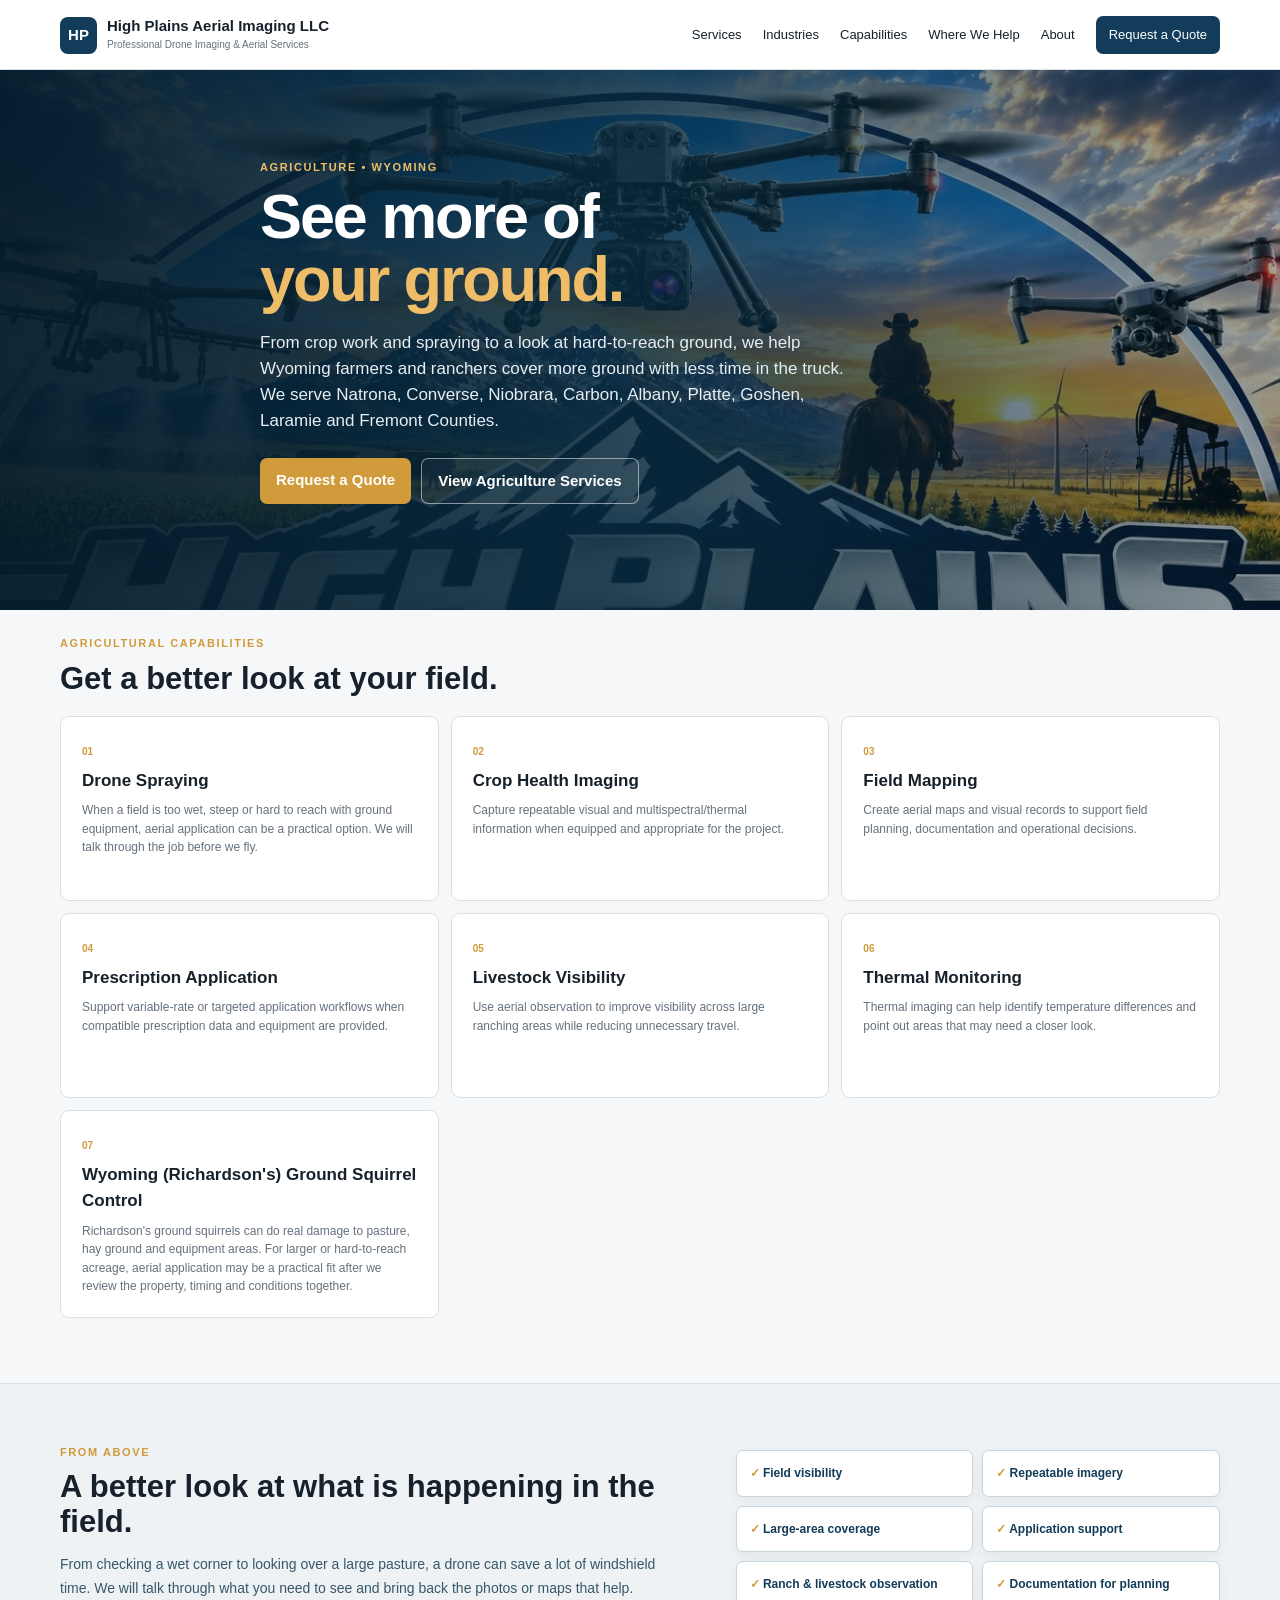
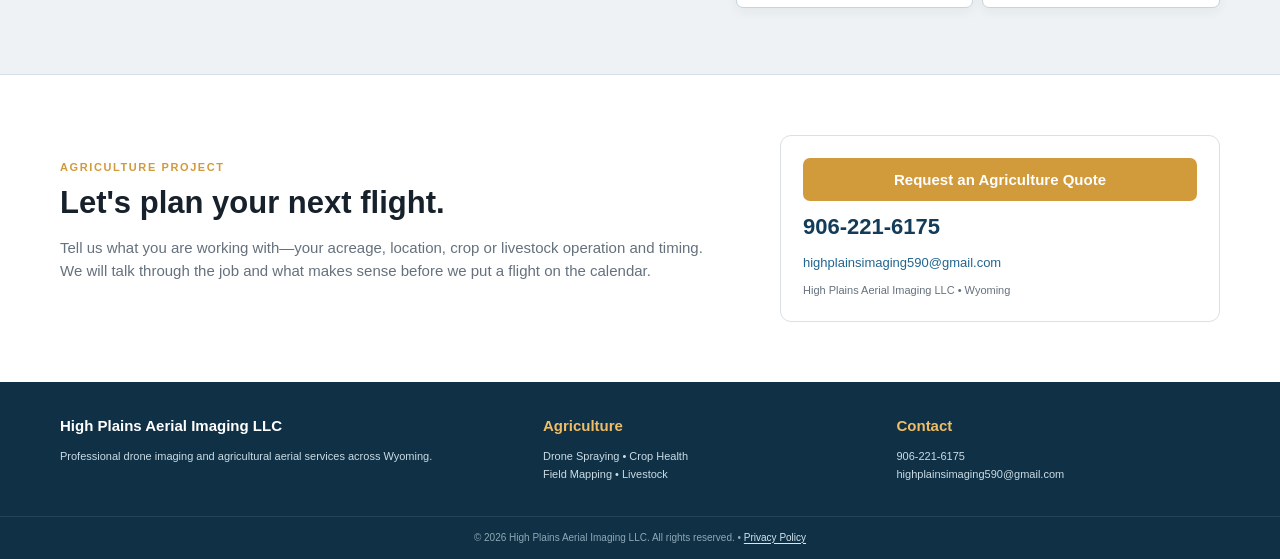
<file: agriculture-spraying.html>
<!doctype html>
<html lang="en"><head><meta charset="utf-8"><meta name="viewport" content="width=device-width,initial-scale=1"><title>Agricultural Drone Spraying Wyoming | High Plains Aerial Imaging LLC</title><meta name="description" content="Wyoming agricultural drone spraying, precision weed control, crop imaging and cover crop spreading. Veteran-owned HPAI is accepting inquiries for 2027."><link rel="canonical" href="https://highplainsaerialimagingllc.com/agriculture-spraying.html"><link rel="stylesheet" href="styles.css?v=56"></head>
<body>
<header class="site-header"><div class="wrap nav-wrap"><a class="brand" href="index.html"><span class="brand-mark">HP</span><span class="brand-copy"><strong>High Plains Aerial Imaging LLC</strong><small>Professional Drone Imaging &amp; Aerial Services</small></span></a><button class="menu-toggle" aria-label="Open menu" onclick="document.body.classList.toggle('menu-open')">☰</button><nav><a href="services.html">Services</a><a href="industries.html">Industries</a><a href="capabilities.html">Capabilities</a><a href="projects.html">Where We Help</a><a href="about.html">About</a><a class="nav-cta" href="#quote">Request a Quote</a></nav></div></header>
<main>
<section class="ag-hero"><div class="ag-bg"></div><div class="ag-overlay"></div><div class="wrap ag-content"><p class="eyebrow">AGRICULTURE • WYOMING</p><h1>See more of<br><span>your ground.</span></h1><p class="lead">From crop work and spraying to a look at hard-to-reach ground, we help Wyoming farmers and ranchers cover more ground with less time in the truck. We serve Natrona, Converse, Niobrara, Carbon, Albany, Platte, Goshen, Laramie and Fremont Counties.</p><div class="actions"><a class="button primary" href="#quote">Request a Quote</a><a class="button ghost" href="#ag-services">View Agriculture Services</a></div></div></section>
<section id="ag-services" class="section wrap"><div class="section-head"><div><p class="eyebrow">AGRICULTURAL CAPABILITIES</p><h2>Get a better look at your field.</h2></div></div><div class="ag-grid">
<article><span>01</span><h3>Drone Spraying</h3><p>When a field is too wet, steep or hard to reach with ground equipment, aerial application can be a practical option. We will talk through the job before we fly.</p></article>
<article><span>02</span><h3>Crop Health Imaging</h3><p>Capture repeatable visual and multispectral/thermal information when equipped and appropriate for the project.</p></article>
<article><span>03</span><h3>Field Mapping</h3><p>Create aerial maps and visual records to support field planning, documentation and operational decisions.</p></article>
<article><span>04</span><h3>Prescription Application</h3><p>Support variable-rate or targeted application workflows when compatible prescription data and equipment are provided.</p></article>
<article><span>05</span><h3>Livestock Visibility</h3><p>Use aerial observation to improve visibility across large ranching areas while reducing unnecessary travel.</p></article>
<article><span>06</span><h3>Thermal Monitoring</h3><p>Thermal imaging can help identify temperature differences and point out areas that may need a closer look.</p></article>
<article><span>07</span><h3>Wyoming (Richardson's) Ground Squirrel Control</h3><p>Richardson's ground squirrels can do real damage to pasture, hay ground and equipment areas. For larger or hard-to-reach acreage, aerial application may be a practical fit after we review the property, timing and conditions together.</p></article>
</div></section>
<section class="ag-feature"><div class="wrap feature-grid"><div><p class="eyebrow">FROM ABOVE</p><h2>A better look at what is happening in the field.</h2><p>From checking a wet corner to looking over a large pasture, a drone can save a lot of windshield time. We will talk through what you need to see and bring back the photos or maps that help.</p></div><div class="check-box"><div>✓ Field visibility</div><div>✓ Repeatable imagery</div><div>✓ Large-area coverage</div><div>✓ Application support</div><div>✓ Ranch &amp; livestock observation</div><div>✓ Documentation for planning</div></div></div></section>
<section id="quote" class="quote"><div class="wrap quote-grid"><div><p class="eyebrow">AGRICULTURE PROJECT</p><h2>Let's plan your next flight.</h2><p class="muted">Tell us what you are working with—your acreage, location, crop or livestock operation and timing. We will talk through the job and what makes sense before we put a flight on the calendar.</p></div><div class="quote-box"><a class="button primary big" href="index.html?service=agriculture#quote">Request an Agriculture Quote</a><a class="phone" href="tel:19062216175">906-221-6175</a><a class="email" href="mailto:highplainsimaging590@gmail.com">highplainsimaging590@gmail.com</a><small>High Plains Aerial Imaging LLC • Wyoming</small></div></div></section>
</main><footer><div class="wrap footer-grid"><div><strong>High Plains Aerial Imaging LLC</strong><p>Professional drone imaging and agricultural aerial services across Wyoming.</p></div><div><b>Agriculture</b><p>Drone Spraying • Crop Health<br>Field Mapping • Livestock</p></div><div><b>Contact</b><p>906-221-6175<br>highplainsimaging590@gmail.com</p></div></div><div class="copyright">© 2026 High Plains Aerial Imaging LLC. All rights reserved. <span aria-hidden="true">•</span> <a href="privacy.html">Privacy Policy</a></div></footer>
</body></html>
</file>
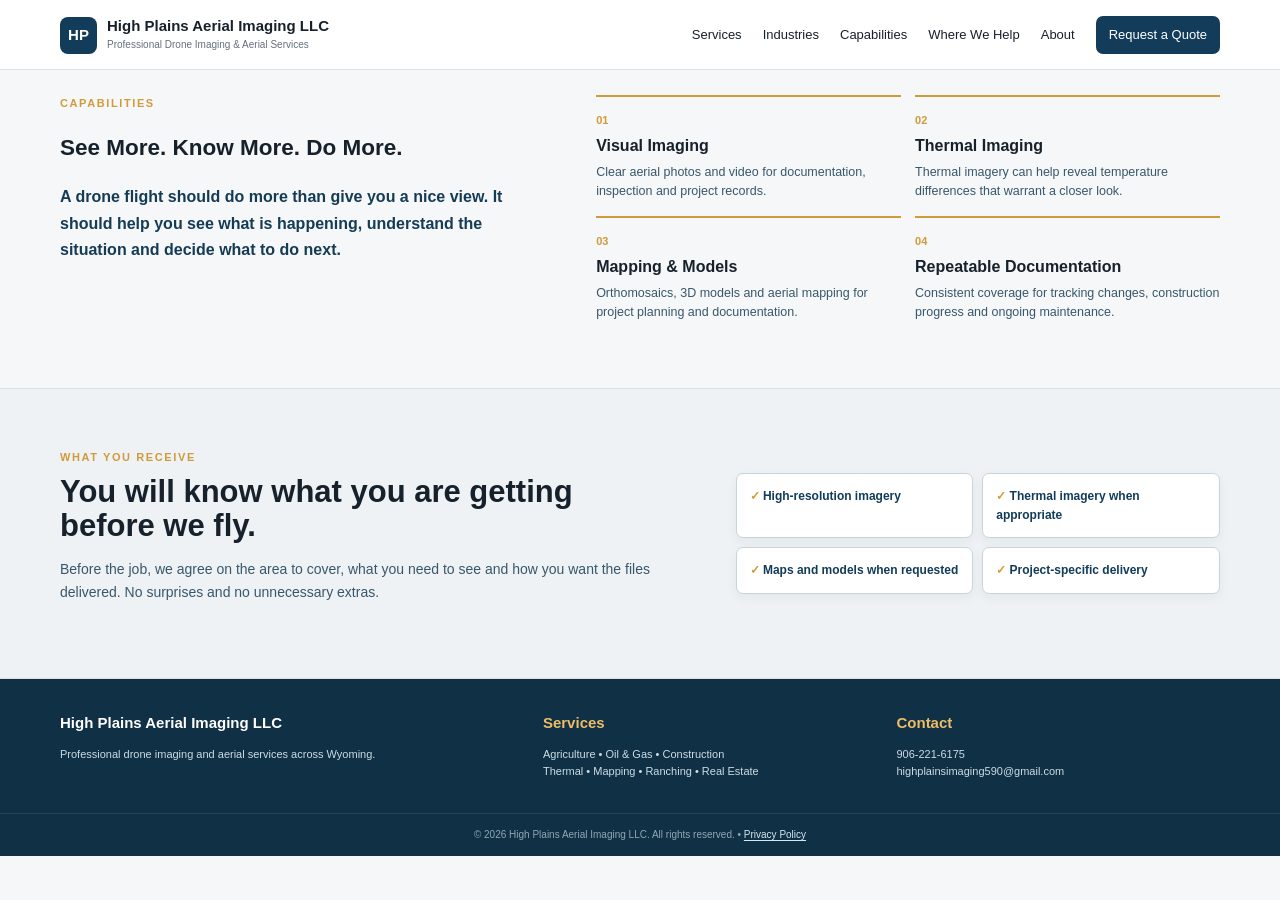
<file: capabilities.html>
<!doctype html><html lang="en"><head><meta charset="utf-8"><meta name="viewport" content="width=device-width,initial-scale=1"><title>Aerial Capabilities | High Plains Aerial Imaging LLC</title><meta name="description" content="High-resolution imaging, thermal inspections, mapping and aerial documentation in Wyoming."><link rel="stylesheet" href="styles.css?v=56"></head><body><header class="site-header"><div class="wrap nav-wrap"><a class="brand" href="index.html"><span class="brand-mark">HP</span><span class="brand-copy"><strong>High Plains Aerial Imaging LLC</strong><small>Professional Drone Imaging &amp; Aerial Services</small></span></a><button class="menu-toggle" aria-label="Open menu" onclick="document.body.classList.toggle('menu-open')">☰</button><nav><a href="services.html">Services</a><a href="industries.html">Industries</a><a href="capabilities.html">Capabilities</a><a href="projects.html">Where We Help</a><a href="about.html">About</a><a class="nav-cta" href="index.html#quote">Request a Quote</a></nav></div></header><main><section class="section wrap"><div class="cap-grid"><div class="cap-intro"><p class="eyebrow">CAPABILITIES</p><h1>See More. Know More. Do More.</h1><p class="lead" style="color:#153b55 !important;font-weight:700;line-height:1.65">A drone flight should do more than give you a nice view. It should help you see what is happening, understand the situation and decide what to do next.</p></div><div class="cap-list"><div><span>01</span><h3>Visual Imaging</h3><p>Clear aerial photos and video for documentation, inspection and project records.</p></div><div><span>02</span><h3>Thermal Imaging</h3><p>Thermal imagery can help reveal temperature differences that warrant a closer look.</p></div><div><span>03</span><h3>Mapping &amp; Models</h3><p>Orthomosaics, 3D models and aerial mapping for project planning and documentation.</p></div><div><span>04</span><h3>Repeatable Documentation</h3><p>Consistent coverage for tracking changes, construction progress and ongoing maintenance.</p></div></div></div></section><section class="ag-feature"><div class="wrap feature-grid"><div><p class="eyebrow">WHAT YOU RECEIVE</p><h2>You will know what you are getting before we fly.</h2><p>Before the job, we agree on the area to cover, what you need to see and how you want the files delivered. No surprises and no unnecessary extras.</p></div><div class="check-box"><div>✓ High-resolution imagery</div><div>✓ Thermal imagery when appropriate</div><div>✓ Maps and models when requested</div><div>✓ Project-specific delivery</div></div></div></section></main><footer><div class="wrap footer-grid"><div><strong>High Plains Aerial Imaging LLC</strong><p>Professional drone imaging and aerial services across Wyoming.</p></div><div><b>Services</b><p>Agriculture • Oil &amp; Gas • Construction<br>Thermal • Mapping • Ranching • Real Estate</p></div><div><b>Contact</b><p>906-221-6175<br>highplainsimaging590@gmail.com</p></div></div><div class="copyright">© 2026 High Plains Aerial Imaging LLC. All rights reserved. <span aria-hidden="true">•</span> <a href="privacy.html">Privacy Policy</a></div></footer><script>document.querySelectorAll('nav a').forEach(a=>a.addEventListener('click',()=>document.body.classList.remove('menu-open')));</script></body></html>
</file>
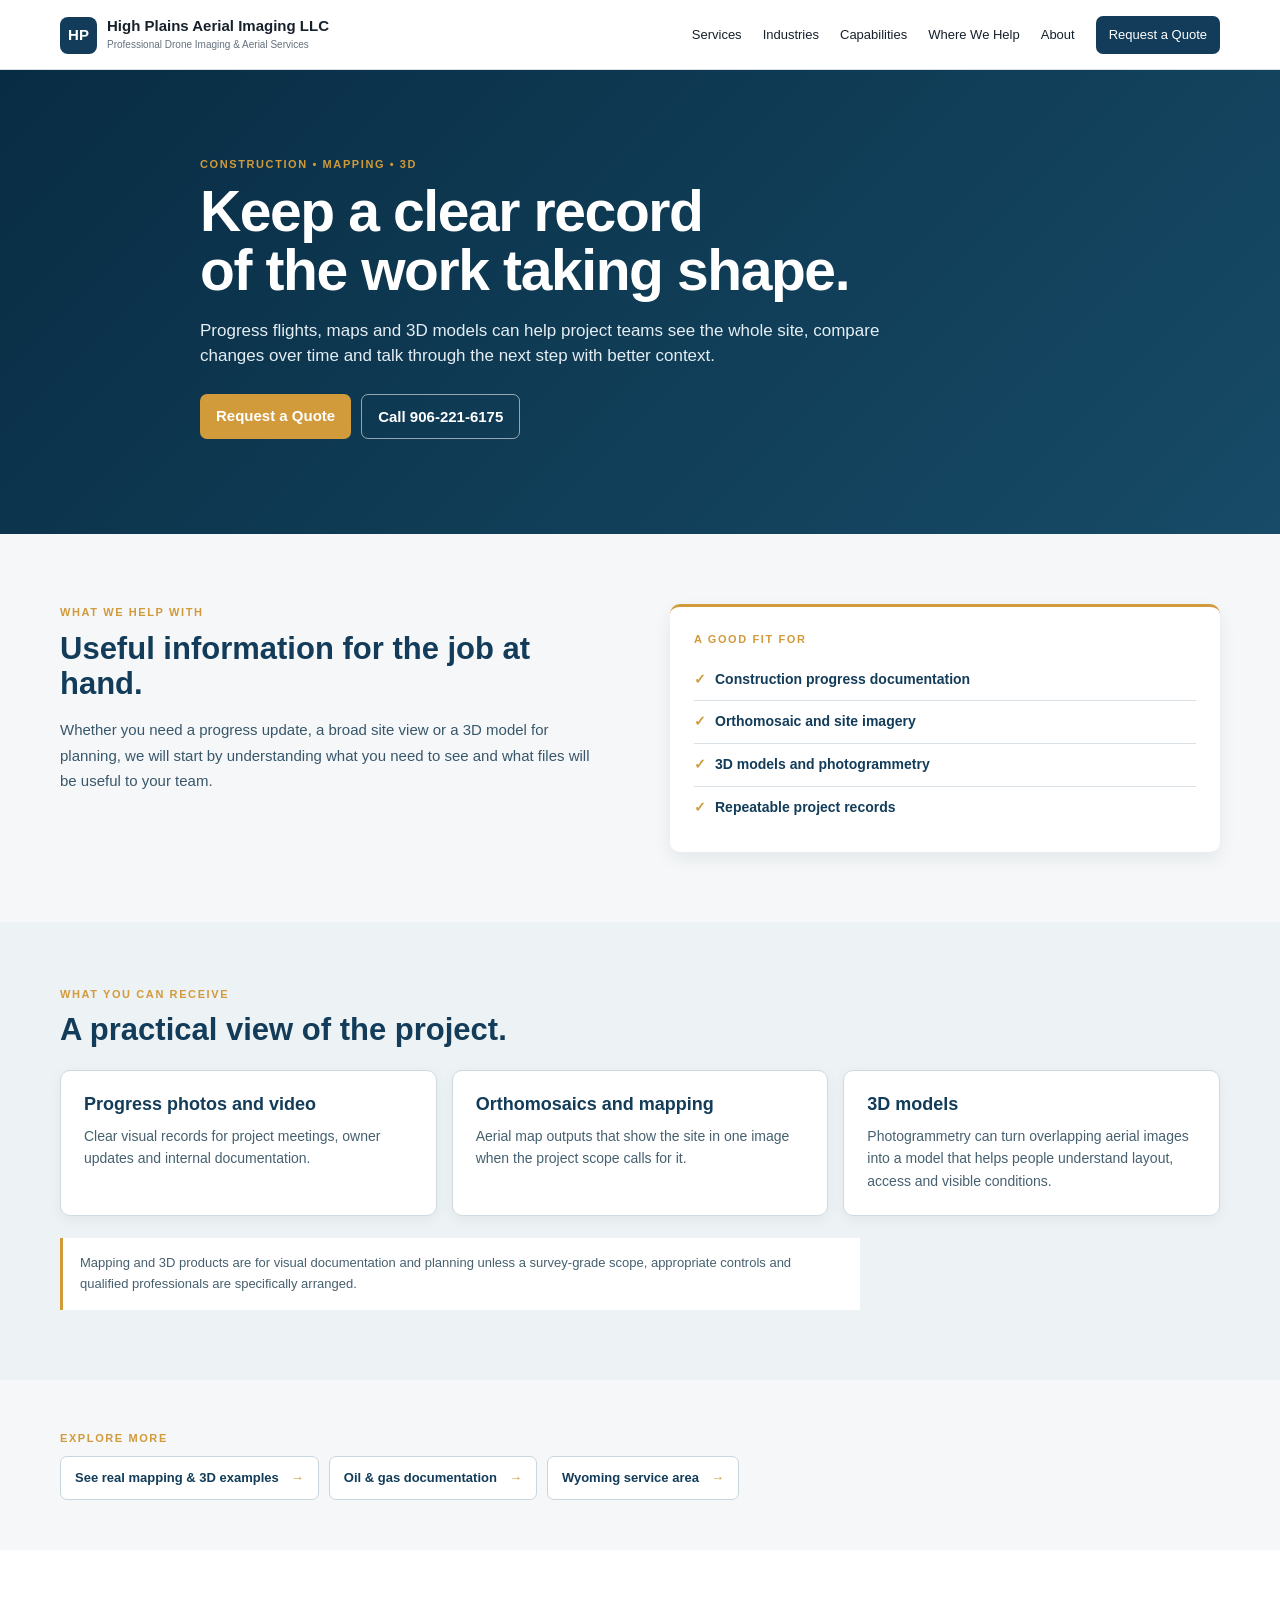
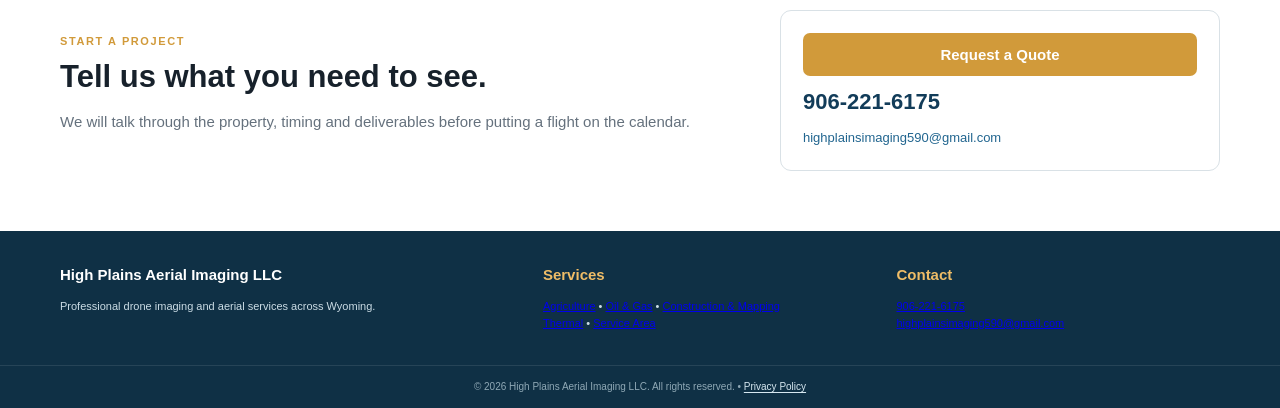
<file: construction-mapping-3d-wyoming.html>
<!doctype html><html lang="en"><head><meta charset="utf-8"><meta name="viewport" content="width=device-width,initial-scale=1"><title>Wyoming Construction Mapping & 3D Models | High Plains Aerial Imaging</title><meta name="description" content="Wyoming construction drone services for progress documentation, mapping, orthomosaics and 3D models. FAA Part 107-certified and fully insured."><link rel="canonical" href="https://highplainsaerialimagingllc.com/construction-mapping-3d-wyoming.html"><link rel="stylesheet" href="styles.css?v=60"></head><body><header class="site-header"><div class="wrap nav-wrap"><a class="brand" href="index.html"><span class="brand-mark">HP</span><span class="brand-copy"><strong>High Plains Aerial Imaging LLC</strong><small>Professional Drone Imaging &amp; Aerial Services</small></span></a><button class="menu-toggle" aria-label="Open menu" onclick="document.body.classList.toggle('menu-open')">☰</button><nav><a href="services.html">Services</a><a href="industries.html">Industries</a><a href="capabilities.html">Capabilities</a><a href="projects.html">Where We Help</a><a href="about.html">About</a><a class="nav-cta" href="index.html#quote">Request a Quote</a></nav></div></header><main><section class="detail-hero"><div class="wrap"><p class="eyebrow">CONSTRUCTION • MAPPING • 3D</p><h1>Keep a clear record<br>of the work taking shape.</h1><p class="lead">Progress flights, maps and 3D models can help project teams see the whole site, compare changes over time and talk through the next step with better context.</p><div class="actions"><a class="button primary" href="index.html#quote">Request a Quote</a><a class="button secondary" href="tel:19062216175">Call 906-221-6175</a></div></div></section><section class="section wrap detail-section"><div class="detail-grid"><div><p class="eyebrow">WHAT WE HELP WITH</p><h2>Useful information for the job at hand.</h2><p>Whether you need a progress update, a broad site view or a 3D model for planning, we will start by understanding what you need to see and what files will be useful to your team.</p></div><div class="detail-list"><p class="eyebrow">A GOOD FIT FOR</p><ul><li>Construction progress documentation</li><li>Orthomosaic and site imagery</li><li>3D models and photogrammetry</li><li>Repeatable project records</li></ul></div></div></section><section class="detail-deliverables"><div class="wrap"><p class="eyebrow">WHAT YOU CAN RECEIVE</p><h2>A practical view of the project.</h2><div class="detail-card-grid"><article><h3>Progress photos and video</h3><p>Clear visual records for project meetings, owner updates and internal documentation.</p></article><article><h3>Orthomosaics and mapping</h3><p>Aerial map outputs that show the site in one image when the project scope calls for it.</p></article><article><h3>3D models</h3><p>Photogrammetry can turn overlapping aerial images into a model that helps people understand layout, access and visible conditions.</p></article></div><p class="detail-note">Mapping and 3D products are for visual documentation and planning unless a survey-grade scope, appropriate controls and qualified professionals are specifically arranged.</p></div></section><section class="section wrap related-links"><p class="eyebrow">EXPLORE MORE</p><div><a href="projects.html#sbdc-demo">See real mapping & 3D examples <span>→</span></a><a href="oil-gas-drone-inspections-wyoming.html">Oil & gas documentation <span>→</span></a><a href="wyoming-service-area.html">Wyoming service area <span>→</span></a></div></section><section class="quote"><div class="wrap quote-grid"><div><p class="eyebrow">START A PROJECT</p><h2>Tell us what you need to see.</h2><p class="muted">We will talk through the property, timing and deliverables before putting a flight on the calendar.</p></div><div class="quote-box"><a class="button primary big" href="index.html#quote">Request a Quote</a><a class="phone" href="tel:19062216175">906-221-6175</a><a class="email" href="mailto:highplainsimaging590@gmail.com">highplainsimaging590@gmail.com</a></div></div></section></main><footer><div class="wrap footer-grid"><div><strong>High Plains Aerial Imaging LLC</strong><p>Professional drone imaging and aerial services across Wyoming.</p></div><div><b>Services</b><p><a href="agriculture-spraying.html">Agriculture</a> • <a href="oil-gas-drone-inspections-wyoming.html">Oil &amp; Gas</a> • <a href="construction-mapping-3d-wyoming.html">Construction &amp; Mapping</a><br><a href="thermal-drone-inspections-wyoming.html">Thermal</a> • <a href="wyoming-service-area.html">Service Area</a></p></div><div><b>Contact</b><p><a href="tel:19062216175">906-221-6175</a><br><a href="mailto:highplainsimaging590@gmail.com">highplainsimaging590@gmail.com</a></p></div></div><div class="copyright">© 2026 High Plains Aerial Imaging LLC. All rights reserved. <span aria-hidden="true">•</span> <a href="privacy.html">Privacy Policy</a></div></footer><script>document.querySelectorAll('nav a').forEach(a=>a.addEventListener('click',()=>document.body.classList.remove('menu-open')));</script></body></html>
</file>
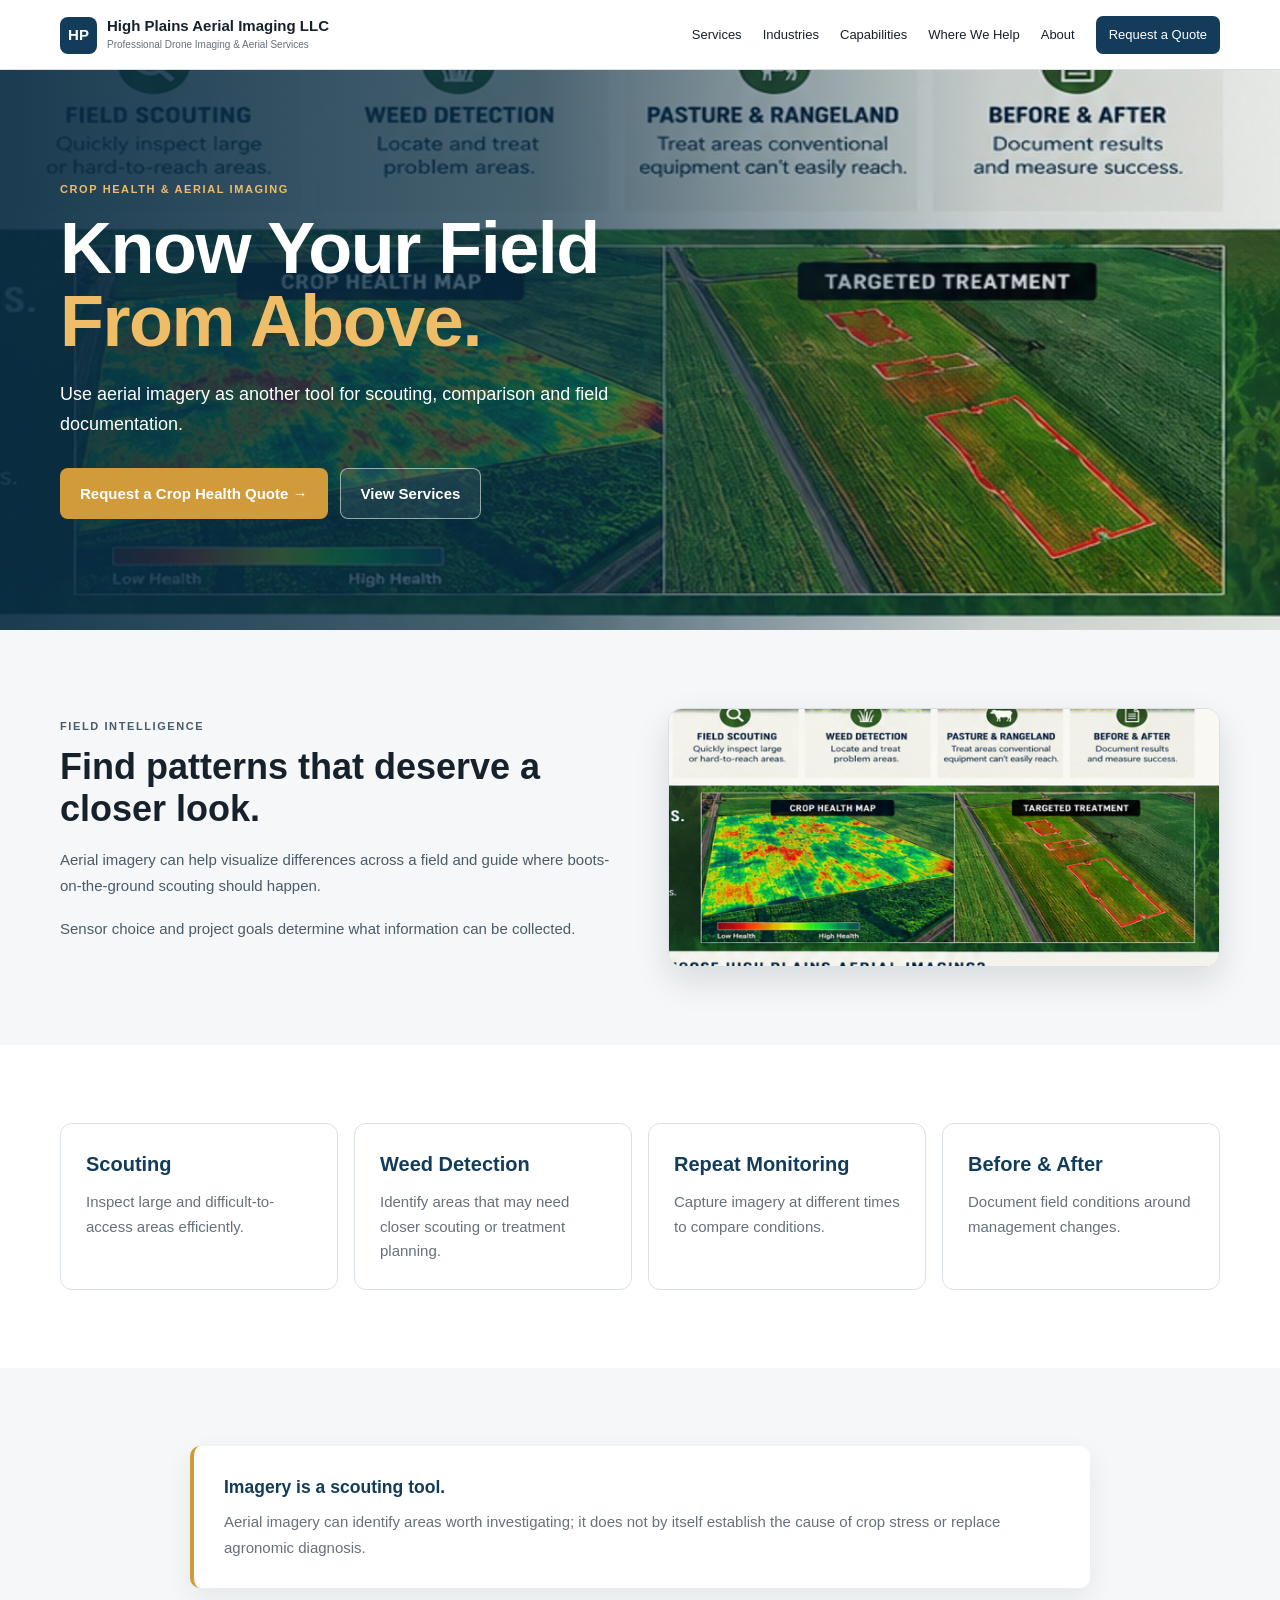
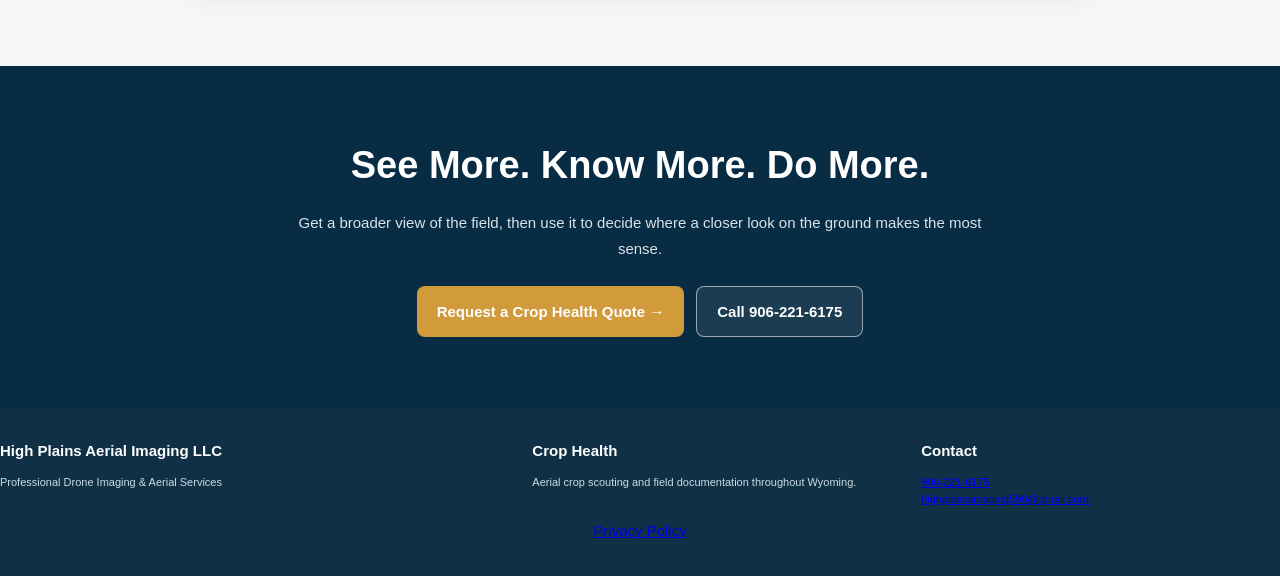
<file: crop-health.html>
<!doctype html>
<html lang="en">
<head>
<meta charset="utf-8">
<meta name="viewport" content="width=device-width,initial-scale=1">

<title>Crop Health Monitoring & Drone Imaging | Wyoming | HPAI</title>

<meta name="description" content="Crop health imaging, aerial field scouting and agricultural drone data services serving Wyoming.">
<link rel="canonical" href="https://highplainsaerialimagingllc.com/crop-health.html">
<link rel="stylesheet" href="styles.css?v=56">

<style>
/* =========================================================
   CROP HEALTH PAGE
   V5.4 STANDALONE PAGE
   ========================================================= */

.crop-page{
  background:#f5f7f8;
}

.crop-hero{
  position:relative;
  min-height:560px;
  display:flex;
  align-items:center;
  overflow:hidden;
  background:
    linear-gradient(90deg,rgba(8,44,67,.92) 0%,rgba(8,44,67,.72) 42%,rgba(8,44,67,.18) 78%,rgba(8,44,67,.08) 100%),
    url("images/crop-health.jpg") center center/cover no-repeat;
}

.crop-hero-content{
  position:relative;
  z-index:2;
  width:min(1160px,92%);
  margin:0 auto;
  padding:80px 0;
}

.crop-hero-copy{
  max-width:650px;
  color:#fff;
}

.crop-hero-copy .eyebrow{
  color:#efbd67;
}

.crop-hero-copy h1{
  margin:14px 0 20px;
  font-size:clamp(42px,6vw,72px);
  line-height:1.02;
  letter-spacing:-1.5px;
  color:#fff;
}

.crop-hero-copy h1 span{
  color:#efbd67;
}

.crop-hero-copy .lead{
  max-width:620px;
  margin:0 0 28px;
  color:#fff;
  font-size:18px;
  line-height:1.7;
}

.crop-actions{
  display:flex;
  flex-wrap:wrap;
  gap:12px;
}

.crop-button{
  display:inline-flex;
  align-items:center;
  justify-content:center;
  padding:13px 20px;
  border-radius:8px;
  text-decoration:none;
  font-weight:700;
  transition:transform .2s ease,opacity .2s ease;
}

.crop-button:hover{
  transform:translateY(-1px);
  opacity:.92;
}

.crop-button.primary{
  background:#d19a3a;
  color:#fff;
}

.crop-button.secondary{
  border:1px solid rgba(255,255,255,.55);
  color:#fff;
  background:rgba(255,255,255,.08);
}

.crop-section{
  padding:78px 0;
}

.crop-section.alt{
  background:#fff;
}

.crop-grid{
  width:min(1160px,92%);
  margin:0 auto;
  display:grid;
  grid-template-columns:1fr 1fr;
  gap:55px;
  align-items:center;
}

.crop-copy .eyebrow{
  margin-bottom:10px;
}

.crop-copy h2{
  margin:0 0 18px;
  color:#17212b;
  font-size:36px;
  line-height:1.15;
}

.crop-copy p{
  color:#4b5b68;
  line-height:1.75;
  margin:0 0 16px;
}

.crop-image{
  overflow:hidden;
  border-radius:14px;
  border:1px solid #d9e1e6;
  box-shadow:0 14px 35px rgba(15,23,42,.12);
}

.crop-image img{
  display:block;
  width:100%;
  height:auto;
}

.crop-feature-grid{
  width:min(1160px,92%);
  margin:0 auto;
  display:grid;
  grid-template-columns:repeat(4,1fr);
  gap:16px;
}

.crop-feature{
  padding:25px;
  background:#fff;
  border:1px solid #d9e1e6;
  border-radius:12px;
}

.crop-feature h3{
  margin:0 0 10px;
  color:#123c59;
  font-size:20px;
}

.crop-feature p{
  margin:0;
  color:#65717d;
  line-height:1.65;
}

.crop-notice{
  width:min(900px,92%);
  margin:0 auto;
  padding:28px 30px;
  border-left:4px solid #d19a3a;
  background:#fff;
  border-radius:10px;
  box-shadow:0 10px 28px rgba(15,23,42,.07);
}

.crop-notice h3{
  margin:0 0 8px;
  color:#123c59;
}

.crop-notice p{
  margin:0;
  color:#65717d;
  line-height:1.7;
}

.crop-cta{
  background:#082c43;
  color:#fff;
  padding:70px 0;
}

.crop-cta-inner{
  width:min(1000px,92%);
  margin:0 auto;
  text-align:center;
}

.crop-cta h2{
  margin:0 0 15px;
  color:#fff;
  font-size:38px;
}

.crop-cta p{
  max-width:720px;
  margin:0 auto 25px;
  color:#d8e3ea;
  line-height:1.7;
}

.crop-cta .crop-actions{
  justify-content:center;
}

@media(max-width:900px){
  .crop-grid{
    grid-template-columns:1fr;
    gap:30px;
  }

  .crop-feature-grid{
    grid-template-columns:1fr 1fr;
  }

  .crop-hero{
    min-height:520px;
  }
}

@media(max-width:600px){
  .crop-hero{
    min-height:620px;
    background:
      linear-gradient(180deg,rgba(8,44,67,.78) 0%,rgba(8,44,67,.72) 55%,rgba(8,44,67,.82) 100%),
      url("images/crop-health.jpg") center center/cover no-repeat;
  }

  .crop-hero-content{
    padding:55px 0;
  }

  .crop-hero-copy h1{
    font-size:44px;
  }

  .crop-hero-copy .lead{
    font-size:16px;
  }

  .crop-section{
    padding:55px 0;
  }

  .crop-grid{
    width:90%;
  }

  .crop-copy h2{
    font-size:30px;
  }

  .crop-feature-grid{
    width:90%;
    grid-template-columns:1fr;
  }

  .crop-feature{
    padding:22px;
  }

  .crop-notice{
    width:90%;
    padding:23px;
  }

  .crop-cta{
    padding:55px 0;
  }

  .crop-cta h2{
    font-size:30px;
  }
}
</style>
</head>

<body class="crop-page">

<header class="site-header">
  <div class="wrap nav-wrap">

    <a class="brand" href="index.html">
      <span class="brand-mark">HP</span>
      <span class="brand-copy">
        <strong>High Plains Aerial Imaging LLC</strong>
        <small>Professional Drone Imaging &amp; Aerial Services</small>
      </span>
    </a>

    <button
      class="menu-toggle"
      aria-label="Open menu"
      onclick="document.body.classList.toggle('menu-open')"
    >☰</button>

    <nav>
      <a href="index.html#services">Services</a>
      <a href="index.html#industries">Industries</a>
      <a href="index.html#capabilities">Capabilities</a>
      <a href="index.html#projects">Where We Help</a>
      <a href="index.html#about">About</a>
      <a class="nav-cta" href="index.html#quote">Request a Quote</a>
    </nav>

  </div>
</header>

<main>

  <!-- CROP HEALTH HERO -->
  <section class="crop-hero">

    <div class="crop-hero-content">

      <div class="crop-hero-copy">

        <p class="eyebrow">CROP HEALTH &amp; AERIAL IMAGING</p>

        <h1>
          Know Your Field<br>
          <span>From Above.</span>
        </h1>

        <p class="lead">
          Use aerial imagery as another tool for scouting,
          comparison and field documentation.
        </p>

        <div class="crop-actions">
          <a
            class="crop-button primary"
            href="index.html?service=ag-thermal#quote"
          >Request a Crop Health Quote →</a>

          <a
            class="crop-button secondary"
            href="index.html#services"
          >View Services</a>
        </div>

      </div>

    </div>

  </section>


  <!-- FIELD INTELLIGENCE -->
  <section class="crop-section">

    <div class="crop-grid">

      <div class="crop-copy">

        <p class="eyebrow">FIELD INTELLIGENCE</p>

        <h2>
          Find patterns that deserve a closer look.
        </h2>

        <p>
          Aerial imagery can help visualize differences across
          a field and guide where boots-on-the-ground scouting
          should happen.
        </p>

        <p>
          Sensor choice and project goals determine what
          information can be collected.
        </p>

      </div>

      <div class="crop-image">
        <img
          src="images/crop-health.jpg"
          alt="Example crop health aerial imagery"
        >
      </div>

    </div>

  </section>


  <!-- CAPABILITIES -->
  <section class="crop-section alt">

    <div class="crop-feature-grid">

      <div class="crop-feature">
        <h3>Scouting</h3>
        <p>
          Inspect large and difficult-to-access areas efficiently.
        </p>
      </div>

      <div class="crop-feature">
        <h3>Weed Detection</h3>
        <p>
          Identify areas that may need closer scouting or
          treatment planning.
        </p>
      </div>

      <div class="crop-feature">
        <h3>Repeat Monitoring</h3>
        <p>
          Capture imagery at different times to compare conditions.
        </p>
      </div>

      <div class="crop-feature">
        <h3>Before &amp; After</h3>
        <p>
          Document field conditions around management changes.
        </p>
      </div>

    </div>

  </section>


  <!-- IMPORTANT LIMITATION -->
  <section class="crop-section">

    <div class="crop-notice">

      <h3>Imagery is a scouting tool.</h3>

      <p>
        Aerial imagery can identify areas worth investigating;
        it does not by itself establish the cause of crop stress
        or replace agronomic diagnosis.
      </p>

    </div>

  </section>


  <!-- CALL TO ACTION -->
  <section class="crop-cta">

    <div class="crop-cta-inner">

      <h2>See More. Know More. Do More.</h2>

      <p>
        Get a broader view of the field, then use it to decide where a closer look on the ground makes the most sense.
      </p>

      <div class="crop-actions">

        <a
          class="crop-button primary"
          href="index.html?service=ag-thermal#quote"
        >Request a Crop Health Quote →</a>

        <a
          class="crop-button secondary"
          href="tel:19062216175"
        >Call 906-221-6175</a>

      </div>

    </div>

  </section>

</main>


<footer>

  <div class="footer-grid">

    <div>
      <strong>High Plains Aerial Imaging LLC</strong>
      <p>
        Professional Drone Imaging &amp; Aerial Services
      </p>
    </div>

    <div>
      <strong>Crop Health</strong>
      <p>
        Aerial crop scouting and field documentation
        throughout Wyoming.
      </p>
    </div>

    <div>
      <strong>Contact</strong>
      <p>
        <a href="tel:19062216175">906-221-6175</a><br>
        <a href="mailto:highplainsimaging590@gmail.com">
          highplainsimaging590@gmail.com
        </a>
      </p>
    </div>

  </div>

  <p style="margin:0;padding:0 0 20px;text-align:center"><a href="privacy.html">Privacy Policy</a></p>
</footer>

</body>
</html>
</file>
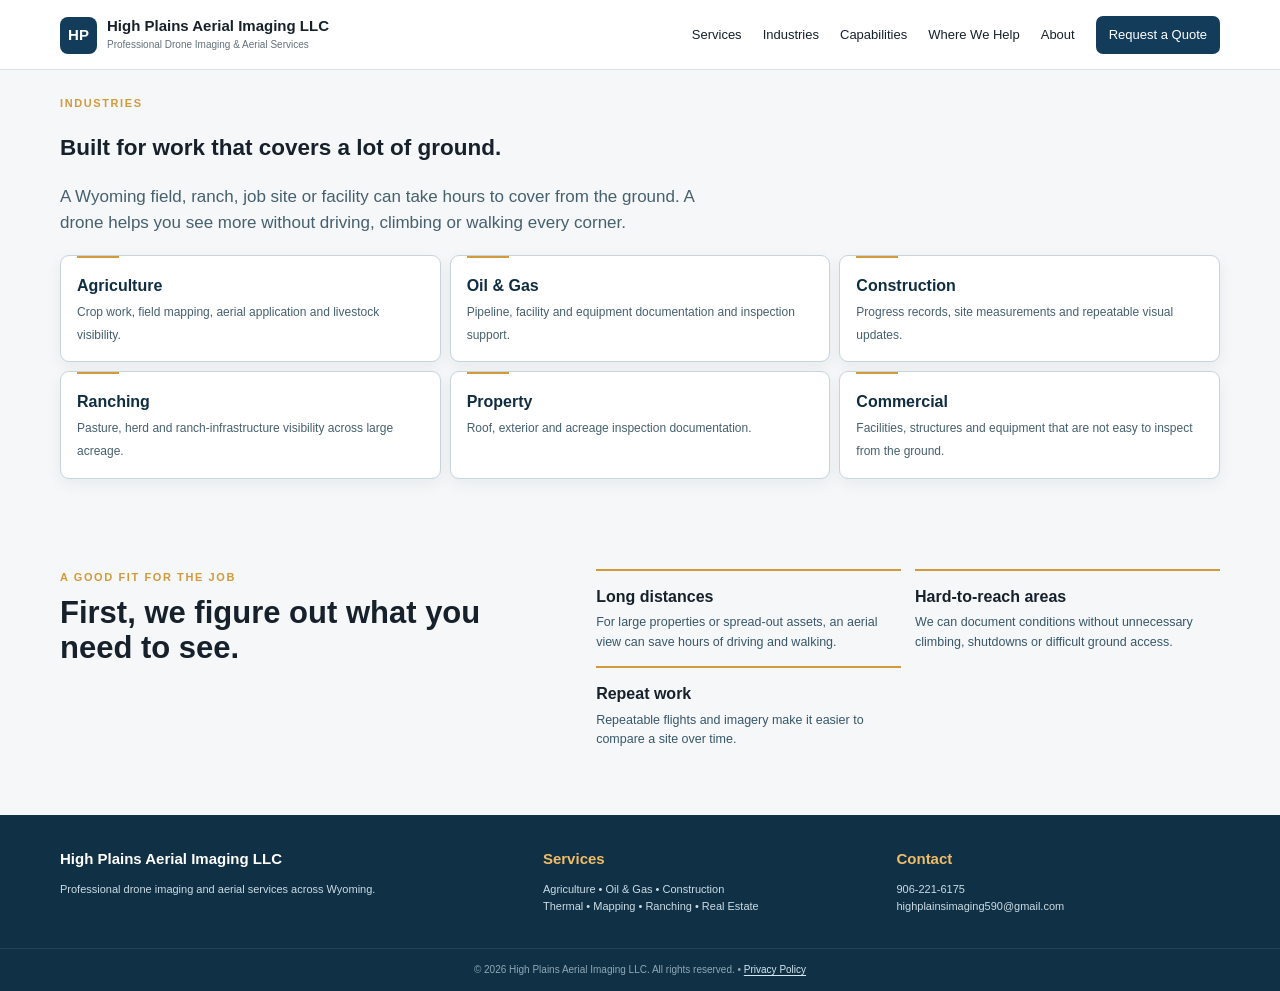
<file: industries.html>
<!doctype html><html lang="en"><head><meta charset="utf-8"><meta name="viewport" content="width=device-width,initial-scale=1"><title>Industries We Serve | High Plains Aerial Imaging LLC</title><meta name="description" content="Aerial services for Wyoming agriculture, ranching, oil and gas, construction and commercial operations."><link rel="stylesheet" href="styles.css?v=56"></head><body><header class="site-header"><div class="wrap nav-wrap"><a class="brand" href="index.html"><span class="brand-mark">HP</span><span class="brand-copy"><strong>High Plains Aerial Imaging LLC</strong><small>Professional Drone Imaging &amp; Aerial Services</small></span></a><button class="menu-toggle" aria-label="Open menu" onclick="document.body.classList.toggle('menu-open')">☰</button><nav><a href="services.html">Services</a><a href="industries.html">Industries</a><a href="capabilities.html">Capabilities</a><a href="projects.html">Where We Help</a><a href="about.html">About</a><a class="nav-cta" href="index.html#quote">Request a Quote</a></nav></div></header><main><section class="section wrap"><div class="section-head"><div><p class="eyebrow">INDUSTRIES</p><h1>Built for work that covers a lot of ground.</h1><p class="lead">A Wyoming field, ranch, job site or facility can take hours to cover from the ground. A drone helps you see more without driving, climbing or walking every corner.</p></div></div><div class="industry-grid"><div><b>Agriculture</b><span>Crop work, field mapping, aerial application and livestock visibility.</span></div><div><b>Oil &amp; Gas</b><span>Pipeline, facility and equipment documentation and inspection support.</span></div><div><b>Construction</b><span>Progress records, site measurements and repeatable visual updates.</span></div><div><b>Ranching</b><span>Pasture, herd and ranch-infrastructure visibility across large acreage.</span></div><div><b>Property</b><span>Roof, exterior and acreage inspection documentation.</span></div><div><b>Commercial</b><span>Facilities, structures and equipment that are not easy to inspect from the ground.</span></div></div></section><section class="section wrap"><div class="cap-grid"><div class="cap-intro"><p class="eyebrow">A GOOD FIT FOR THE JOB</p><h2>First, we figure out what you need to see.</h2></div><div class="cap-list"><div><h3>Long distances</h3><p>For large properties or spread-out assets, an aerial view can save hours of driving and walking.</p></div><div><h3>Hard-to-reach areas</h3><p>We can document conditions without unnecessary climbing, shutdowns or difficult ground access.</p></div><div><h3>Repeat work</h3><p>Repeatable flights and imagery make it easier to compare a site over time.</p></div></div></div></section></main><footer><div class="wrap footer-grid"><div><strong>High Plains Aerial Imaging LLC</strong><p>Professional drone imaging and aerial services across Wyoming.</p></div><div><b>Services</b><p>Agriculture • Oil &amp; Gas • Construction<br>Thermal • Mapping • Ranching • Real Estate</p></div><div><b>Contact</b><p>906-221-6175<br>highplainsimaging590@gmail.com</p></div></div><div class="copyright">© 2026 High Plains Aerial Imaging LLC. All rights reserved. <span aria-hidden="true">•</span> <a href="privacy.html">Privacy Policy</a></div></footer><script>document.querySelectorAll('nav a').forEach(a=>a.addEventListener('click',()=>document.body.classList.remove('menu-open')));</script></body></html>
</file>
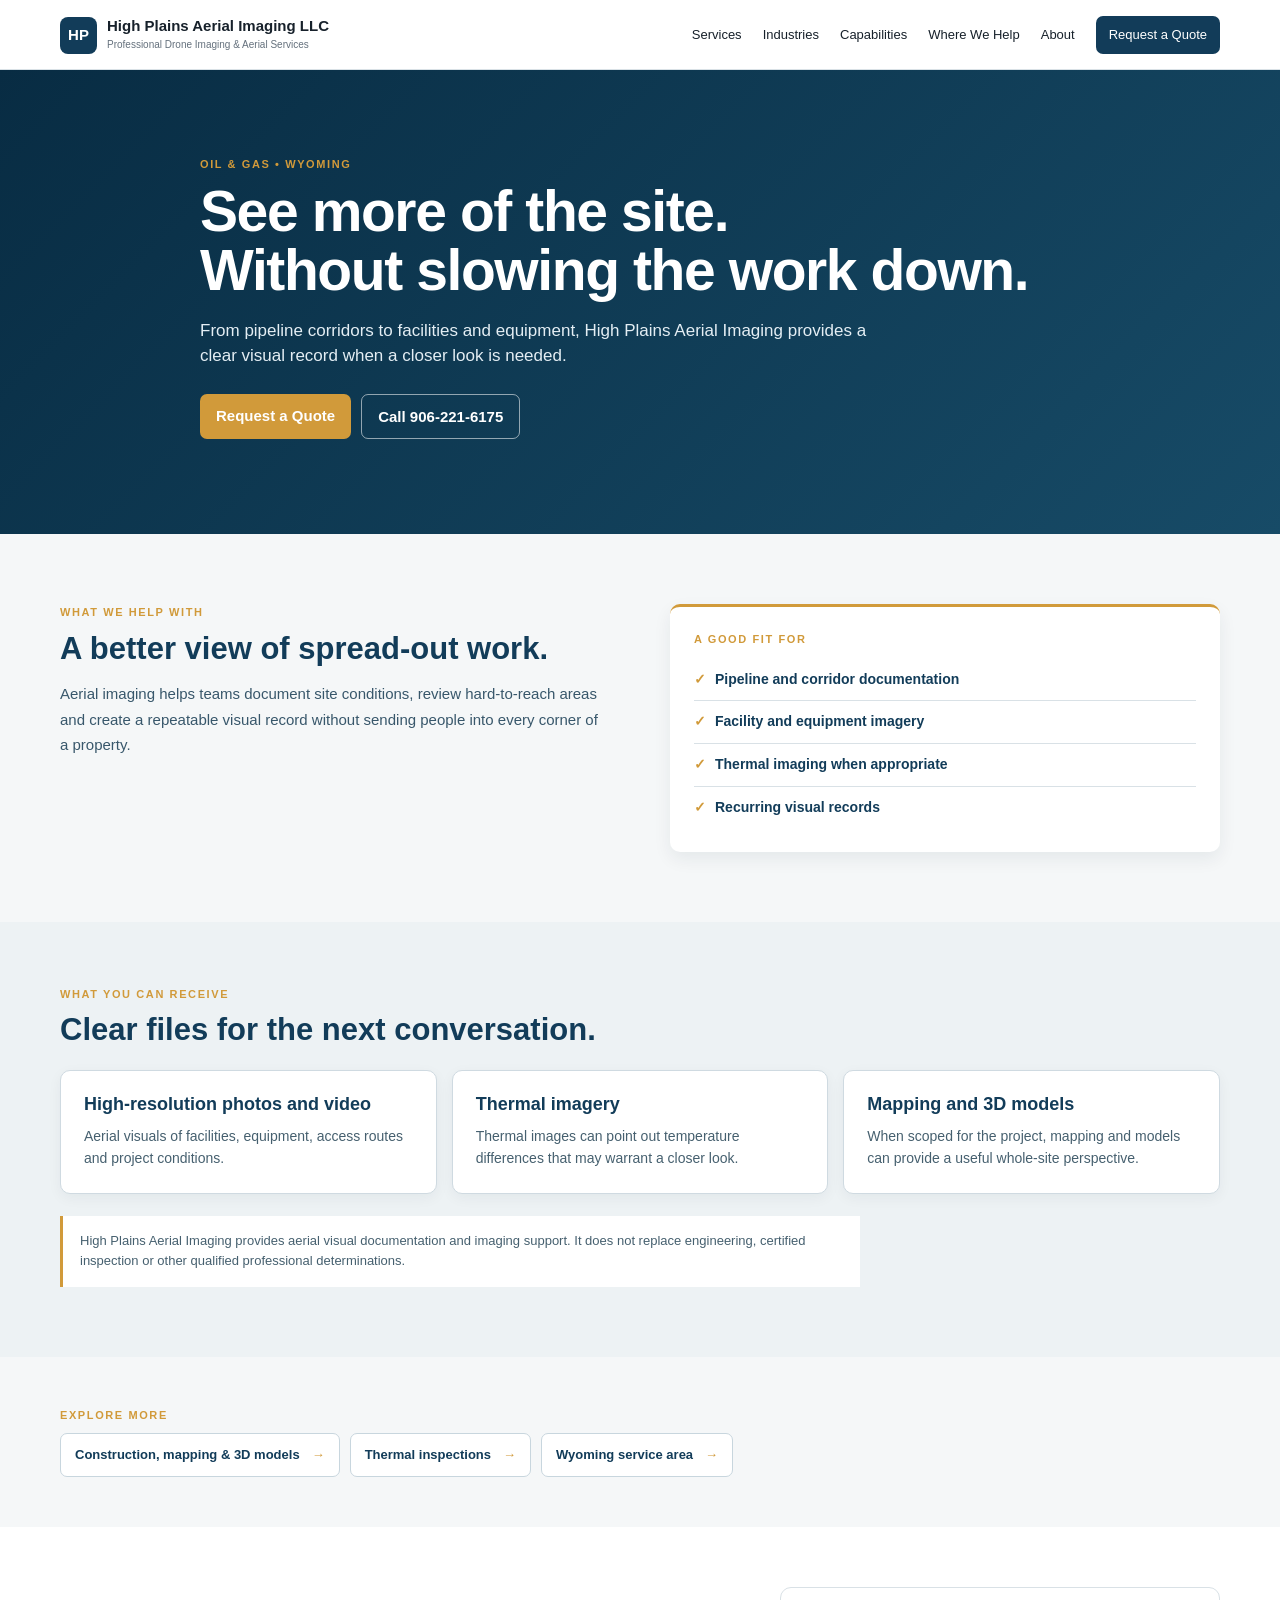
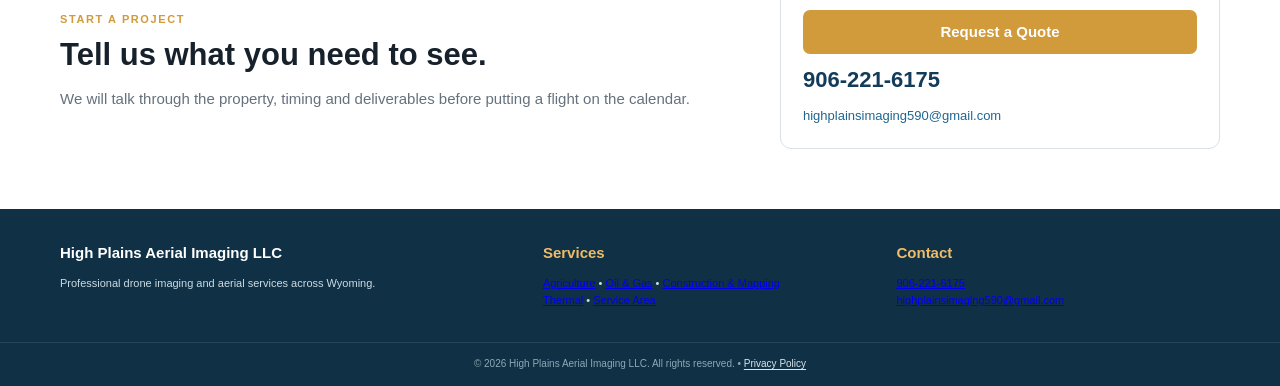
<file: oil-gas-drone-inspections-wyoming.html>
<!doctype html><html lang="en"><head><meta charset="utf-8"><meta name="viewport" content="width=device-width,initial-scale=1"><title>Wyoming Oil & Gas Drone Inspections | High Plains Aerial Imaging</title><meta name="description" content="Wyoming drone imaging for oil and gas facilities, pipelines and infrastructure. Insured, FAA Part 107-certified aerial documentation and thermal imaging."><link rel="canonical" href="https://highplainsaerialimagingllc.com/oil-gas-drone-inspections-wyoming.html"><link rel="stylesheet" href="styles.css?v=60"></head><body><header class="site-header"><div class="wrap nav-wrap"><a class="brand" href="index.html"><span class="brand-mark">HP</span><span class="brand-copy"><strong>High Plains Aerial Imaging LLC</strong><small>Professional Drone Imaging &amp; Aerial Services</small></span></a><button class="menu-toggle" aria-label="Open menu" onclick="document.body.classList.toggle('menu-open')">☰</button><nav><a href="services.html">Services</a><a href="industries.html">Industries</a><a href="capabilities.html">Capabilities</a><a href="projects.html">Where We Help</a><a href="about.html">About</a><a class="nav-cta" href="index.html#quote">Request a Quote</a></nav></div></header><main><section class="detail-hero"><div class="wrap"><p class="eyebrow">OIL & GAS • WYOMING</p><h1>See more of the site.<br>Without slowing the work down.</h1><p class="lead">From pipeline corridors to facilities and equipment, High Plains Aerial Imaging provides a clear visual record when a closer look is needed.</p><div class="actions"><a class="button primary" href="index.html#quote">Request a Quote</a><a class="button secondary" href="tel:19062216175">Call 906-221-6175</a></div></div></section><section class="section wrap detail-section"><div class="detail-grid"><div><p class="eyebrow">WHAT WE HELP WITH</p><h2>A better view of spread-out work.</h2><p>Aerial imaging helps teams document site conditions, review hard-to-reach areas and create a repeatable visual record without sending people into every corner of a property.</p></div><div class="detail-list"><p class="eyebrow">A GOOD FIT FOR</p><ul><li>Pipeline and corridor documentation</li><li>Facility and equipment imagery</li><li>Thermal imaging when appropriate</li><li>Recurring visual records</li></ul></div></div></section><section class="detail-deliverables"><div class="wrap"><p class="eyebrow">WHAT YOU CAN RECEIVE</p><h2>Clear files for the next conversation.</h2><div class="detail-card-grid"><article><h3>High-resolution photos and video</h3><p>Aerial visuals of facilities, equipment, access routes and project conditions.</p></article><article><h3>Thermal imagery</h3><p>Thermal images can point out temperature differences that may warrant a closer look.</p></article><article><h3>Mapping and 3D models</h3><p>When scoped for the project, mapping and models can provide a useful whole-site perspective.</p></article></div><p class="detail-note">High Plains Aerial Imaging provides aerial visual documentation and imaging support. It does not replace engineering, certified inspection or other qualified professional determinations.</p></div></section><section class="section wrap related-links"><p class="eyebrow">EXPLORE MORE</p><div><a href="construction-mapping-3d-wyoming.html">Construction, mapping & 3D models <span>→</span></a><a href="thermal-drone-inspections-wyoming.html">Thermal inspections <span>→</span></a><a href="wyoming-service-area.html">Wyoming service area <span>→</span></a></div></section><section class="quote"><div class="wrap quote-grid"><div><p class="eyebrow">START A PROJECT</p><h2>Tell us what you need to see.</h2><p class="muted">We will talk through the property, timing and deliverables before putting a flight on the calendar.</p></div><div class="quote-box"><a class="button primary big" href="index.html#quote">Request a Quote</a><a class="phone" href="tel:19062216175">906-221-6175</a><a class="email" href="mailto:highplainsimaging590@gmail.com">highplainsimaging590@gmail.com</a></div></div></section></main><footer><div class="wrap footer-grid"><div><strong>High Plains Aerial Imaging LLC</strong><p>Professional drone imaging and aerial services across Wyoming.</p></div><div><b>Services</b><p><a href="agriculture-spraying.html">Agriculture</a> • <a href="oil-gas-drone-inspections-wyoming.html">Oil &amp; Gas</a> • <a href="construction-mapping-3d-wyoming.html">Construction &amp; Mapping</a><br><a href="thermal-drone-inspections-wyoming.html">Thermal</a> • <a href="wyoming-service-area.html">Service Area</a></p></div><div><b>Contact</b><p><a href="tel:19062216175">906-221-6175</a><br><a href="mailto:highplainsimaging590@gmail.com">highplainsimaging590@gmail.com</a></p></div></div><div class="copyright">© 2026 High Plains Aerial Imaging LLC. All rights reserved. <span aria-hidden="true">•</span> <a href="privacy.html">Privacy Policy</a></div></footer><script>document.querySelectorAll('nav a').forEach(a=>a.addEventListener('click',()=>document.body.classList.remove('menu-open')));</script></body></html>
</file>
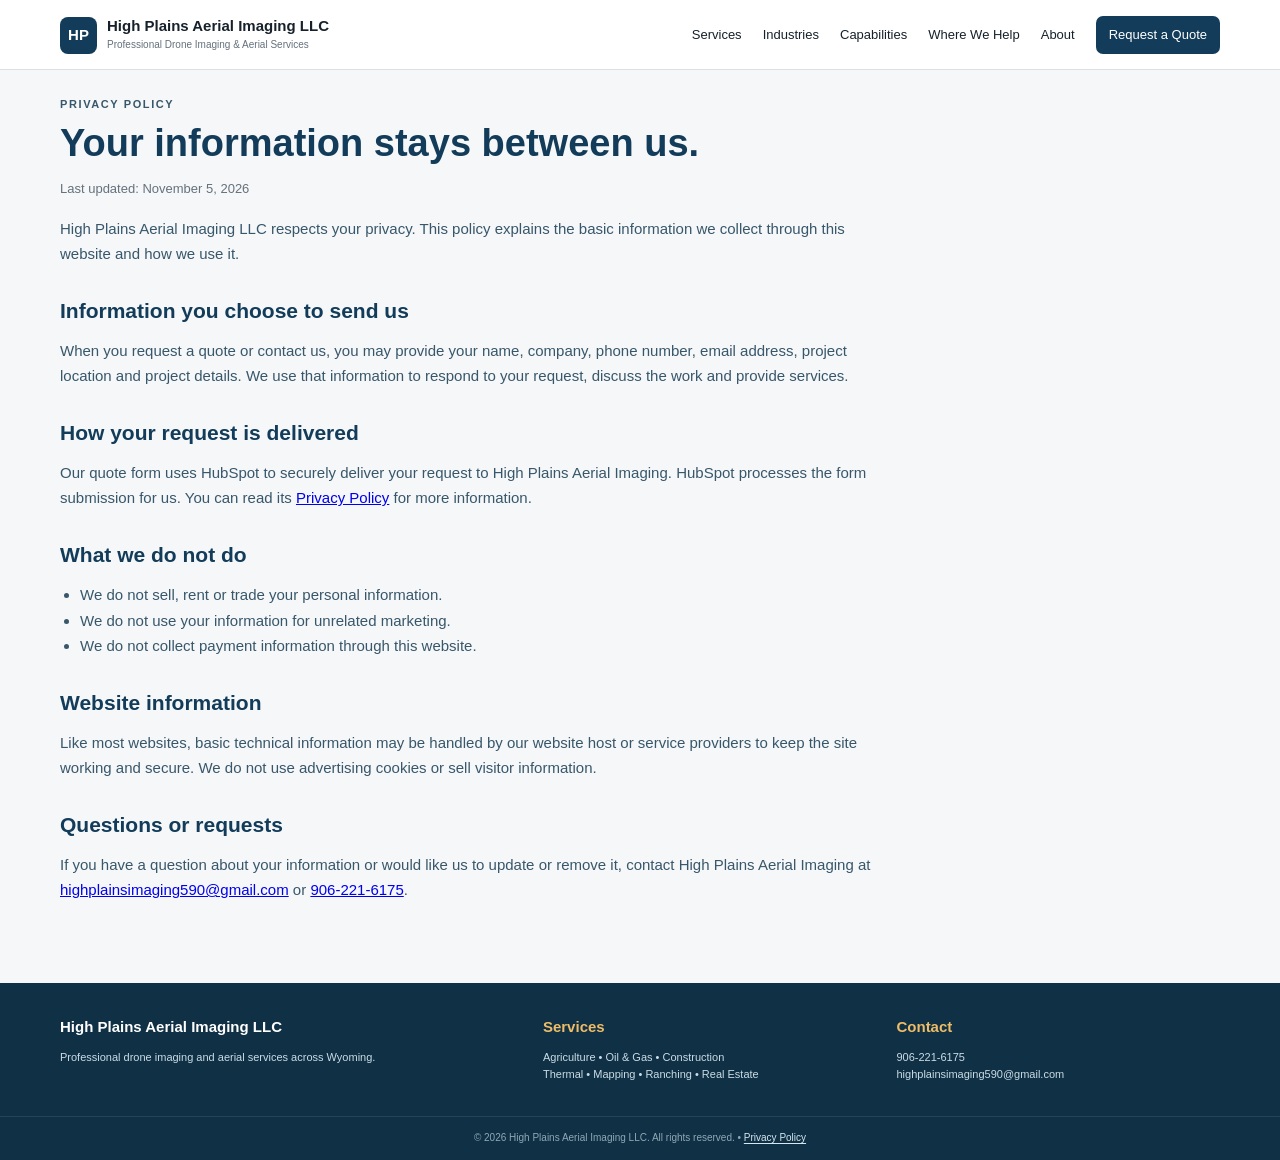
<file: privacy.html>
<!doctype html>
<html lang="en">
<head>
<meta charset="utf-8">
<meta name="viewport" content="width=device-width,initial-scale=1">
<title>Privacy Policy | High Plains Aerial Imaging LLC</title>
<meta name="description" content="Privacy Policy for High Plains Aerial Imaging LLC.">
<link rel="canonical" href="https://highplainsaerialimagingllc.com/privacy.html">
<link rel="stylesheet" href="styles.css?v=60">
</head>
<body>
<header class="site-header">
  <div class="wrap nav-wrap">
    <a class="brand" href="index.html"><span class="brand-mark">HP</span><span class="brand-copy"><strong>High Plains Aerial Imaging LLC</strong><small>Professional Drone Imaging &amp; Aerial Services</small></span></a>
    <button class="menu-toggle" aria-label="Open menu" onclick="document.body.classList.toggle('menu-open')">☰</button>
    <nav><a href="services.html">Services</a><a href="industries.html">Industries</a><a href="capabilities.html">Capabilities</a><a href="projects.html">Where We Help</a><a href="about.html">About</a><a class="nav-cta" href="index.html#quote">Request a Quote</a></nav>
  </div>
</header>
<main>
  <section class="section wrap">
    <article class="privacy-page">
      <p class="eyebrow">PRIVACY POLICY</p>
      <h1>Your information stays between us.</h1>
      <p class="policy-updated">Last updated: November 5, 2026</p>
      <p>High Plains Aerial Imaging LLC respects your privacy. This policy explains the basic information we collect through this website and how we use it.</p>
      <h2>Information you choose to send us</h2>
      <p>When you request a quote or contact us, you may provide your name, company, phone number, email address, project location and project details. We use that information to respond to your request, discuss the work and provide services.</p>
      <h2>How your request is delivered</h2>
      <p>Our quote form uses HubSpot to securely deliver your request to High Plains Aerial Imaging. HubSpot processes the form submission for us. You can read its <a href="https://legal.hubspot.com/privacy-policy" target="_blank" rel="noopener">Privacy Policy</a> for more information.</p>
      <h2>What we do not do</h2>
      <ul>
        <li>We do not sell, rent or trade your personal information.</li>
        <li>We do not use your information for unrelated marketing.</li>
        <li>We do not collect payment information through this website.</li>
      </ul>
      <h2>Website information</h2>
      <p>Like most websites, basic technical information may be handled by our website host or service providers to keep the site working and secure. We do not use advertising cookies or sell visitor information.</p>
      <h2>Questions or requests</h2>
      <p>If you have a question about your information or would like us to update or remove it, contact High Plains Aerial Imaging at <a href="mailto:highplainsimaging590@gmail.com">highplainsimaging590@gmail.com</a> or <a href="tel:19062216175">906-221-6175</a>.</p>
    </article>
  </section>
</main>
<footer><div class="wrap footer-grid"><div><strong>High Plains Aerial Imaging LLC</strong><p>Professional drone imaging and aerial services across Wyoming.</p></div><div><b>Services</b><p>Agriculture • Oil &amp; Gas • Construction<br>Thermal • Mapping • Ranching • Real Estate</p></div><div><b>Contact</b><p>906-221-6175<br>highplainsimaging590@gmail.com</p></div></div><div class="copyright">© 2026 High Plains Aerial Imaging LLC. All rights reserved. <span aria-hidden="true">•</span> <a href="privacy.html">Privacy Policy</a></div></footer>
<script>document.querySelectorAll('nav a').forEach(a=>a.addEventListener('click',()=>document.body.classList.remove('menu-open')));</script>
</body>
</html>
</file>
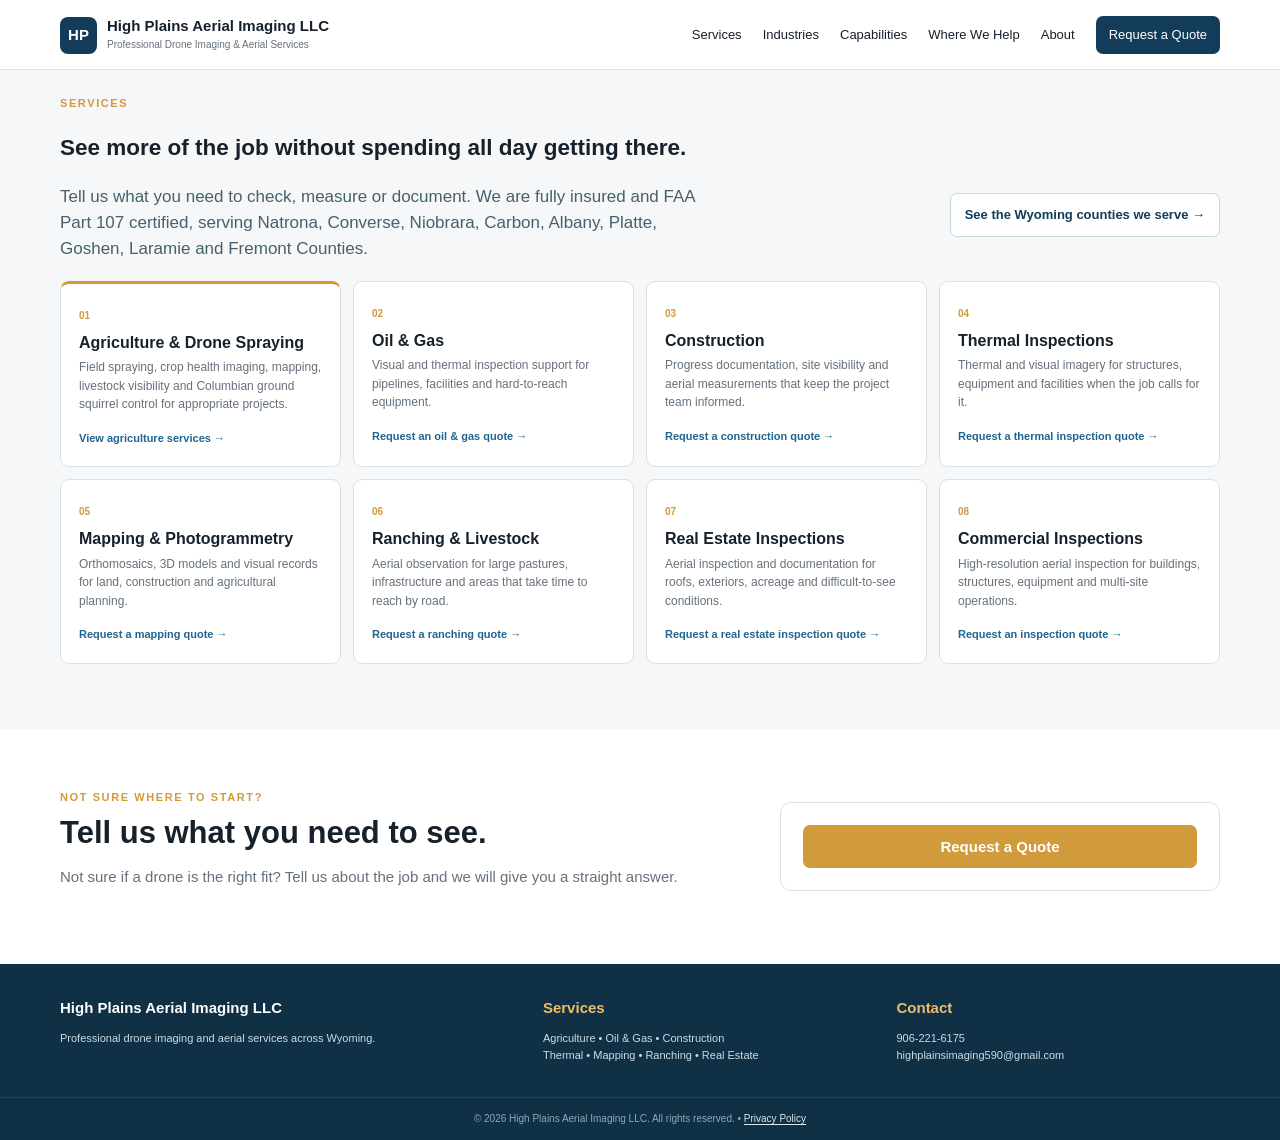
<file: services.html>
<!doctype html><html lang="en"><head><meta charset="utf-8"><meta name="viewport" content="width=device-width,initial-scale=1"><title>Wyoming Drone Inspections & Mapping | HPAI</title><meta name="description" content="Insured, FAA Part 107-certified drone services for Wyoming agriculture, ranches, construction, energy and commercial properties across nine Wyoming counties."><link rel="canonical" href="https://highplainsaerialimagingllc.com/services.html"><link rel="stylesheet" href="styles.css?v=60"></head><body><header class="site-header"><div class="wrap nav-wrap"><a class="brand" href="index.html"><span class="brand-mark">HP</span><span class="brand-copy"><strong>High Plains Aerial Imaging LLC</strong><small>Professional Drone Imaging &amp; Aerial Services</small></span></a><button class="menu-toggle" aria-label="Open menu" onclick="document.body.classList.toggle('menu-open')">☰</button><nav><a href="services.html">Services</a><a href="industries.html">Industries</a><a href="capabilities.html">Capabilities</a><a href="projects.html">Where We Help</a><a href="about.html">About</a><a class="nav-cta" href="index.html#quote">Request a Quote</a></nav></div></header><main><section class="section wrap"><div class="section-head"><div><p class="eyebrow">SERVICES</p><h1>See more of the job without spending all day getting there.</h1><p class="lead">Tell us what you need to check, measure or document. We are fully insured and FAA Part 107 certified, serving Natrona, Converse, Niobrara, Carbon, Albany, Platte, Goshen, Laramie and Fremont Counties.</p></div><p class="service-area-link"><a href="wyoming-service-area.html">See the Wyoming counties we serve →</a></p></div><div class="service-grid"><article class="service-card featured"><span class="service-num">01</span><h3>Agriculture &amp; Drone Spraying</h3><p>Field spraying, crop health imaging, mapping, livestock visibility and Columbian ground squirrel control for appropriate projects.</p><a href="agriculture-spraying.html">View agriculture services →</a></article><article class="service-card"><span class="service-num">02</span><h3>Oil &amp; Gas</h3><p>Visual and thermal inspection support for pipelines, facilities and hard-to-reach equipment.</p><a href="oil-gas-drone-inspections-wyoming.html">Request an oil &amp; gas quote →</a></article><article class="service-card"><span class="service-num">03</span><h3>Construction</h3><p>Progress documentation, site visibility and aerial measurements that keep the project team informed.</p><a href="construction-mapping-3d-wyoming.html">Request a construction quote →</a></article><article class="service-card"><span class="service-num">04</span><h3>Thermal Inspections</h3><p>Thermal and visual imagery for structures, equipment and facilities when the job calls for it.</p><a href="thermal-drone-inspections-wyoming.html">Request a thermal inspection quote →</a></article><article class="service-card"><span class="service-num">05</span><h3>Mapping &amp; Photogrammetry</h3><p>Orthomosaics, 3D models and visual records for land, construction and agricultural planning.</p><a href="construction-mapping-3d-wyoming.html">Request a mapping quote →</a></article><article class="service-card"><span class="service-num">06</span><h3>Ranching &amp; Livestock</h3><p>Aerial observation for large pastures, infrastructure and areas that take time to reach by road.</p><a href="index.html?service=ranching#quote">Request a ranching quote →</a></article><article class="service-card"><span class="service-num">07</span><h3>Real Estate Inspections</h3><p>Aerial inspection and documentation for roofs, exteriors, acreage and difficult-to-see conditions.</p><a href="index.html?service=real-estate#quote">Request a real estate inspection quote →</a></article><article class="service-card"><span class="service-num">08</span><h3>Commercial Inspections</h3><p>High-resolution aerial inspection for buildings, structures, equipment and multi-site operations.</p><a href="index.html?service=enterprise#quote">Request an inspection quote →</a></article></div></section><section class="quote"><div class="wrap quote-grid"><div><p class="eyebrow">NOT SURE WHERE TO START?</p><h2>Tell us what you need to see.</h2><p class="muted">Not sure if a drone is the right fit? Tell us about the job and we will give you a straight answer.</p></div><div class="quote-box"><a class="button primary big" href="index.html#quote">Request a Quote</a></div></div></section></main><footer><div class="wrap footer-grid"><div><strong>High Plains Aerial Imaging LLC</strong><p>Professional drone imaging and aerial services across Wyoming.</p></div><div><b>Services</b><p>Agriculture • Oil &amp; Gas • Construction<br>Thermal • Mapping • Ranching • Real Estate</p></div><div><b>Contact</b><p>906-221-6175<br>highplainsimaging590@gmail.com</p></div></div><div class="copyright">© 2026 High Plains Aerial Imaging LLC. All rights reserved. <span aria-hidden="true">•</span> <a href="privacy.html">Privacy Policy</a></div></footer><script>document.querySelectorAll('nav a').forEach(a=>a.addEventListener('click',()=>document.body.classList.remove('menu-open')));</script></body></html>
</file>
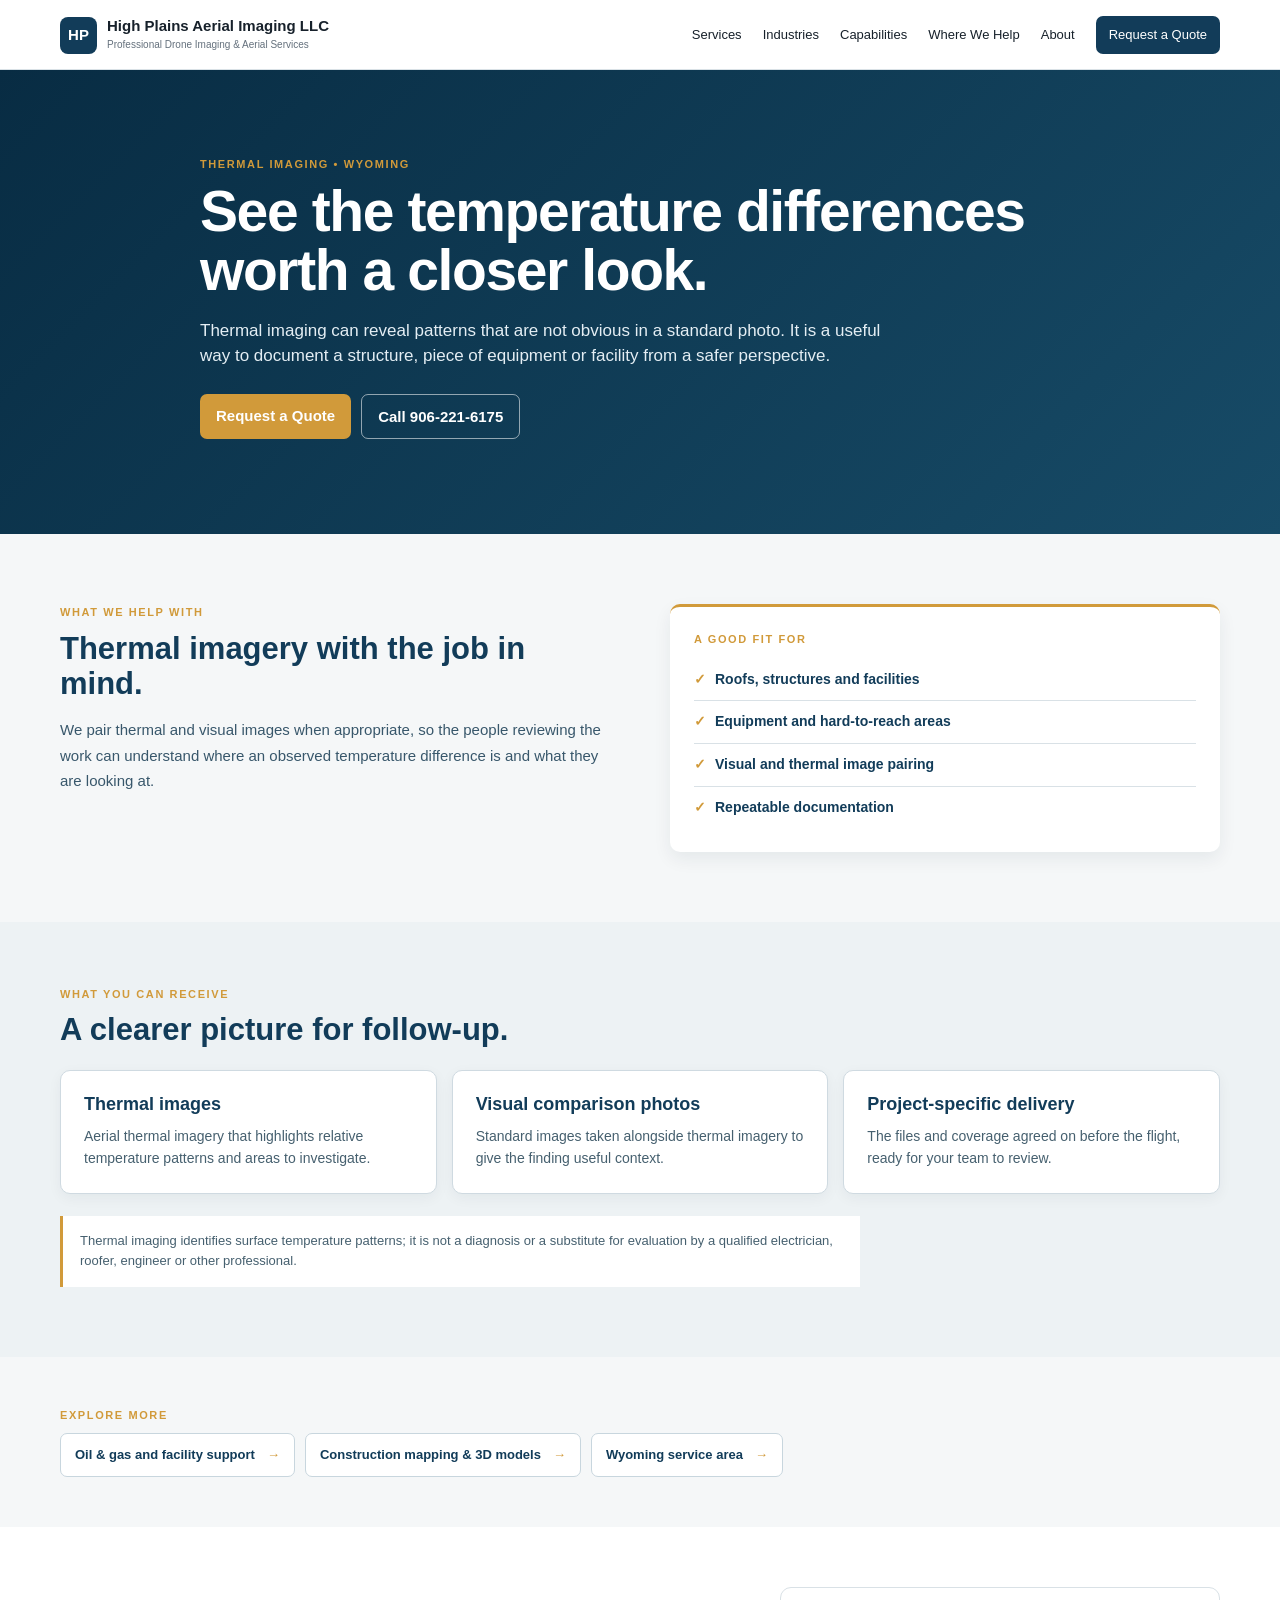
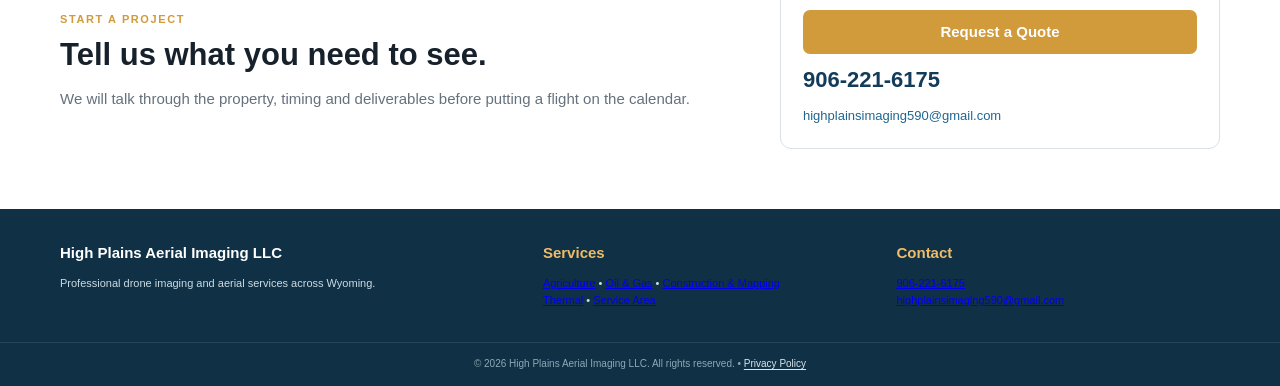
<file: thermal-drone-inspections-wyoming.html>
<!doctype html><html lang="en"><head><meta charset="utf-8"><meta name="viewport" content="width=device-width,initial-scale=1"><title>Wyoming Thermal Drone Inspections | High Plains Aerial Imaging</title><meta name="description" content="Wyoming thermal drone imaging for facilities, equipment, roofs and hard-to-reach areas. FAA Part 107-certified and insured."><link rel="canonical" href="https://highplainsaerialimagingllc.com/thermal-drone-inspections-wyoming.html"><link rel="stylesheet" href="styles.css?v=60"></head><body><header class="site-header"><div class="wrap nav-wrap"><a class="brand" href="index.html"><span class="brand-mark">HP</span><span class="brand-copy"><strong>High Plains Aerial Imaging LLC</strong><small>Professional Drone Imaging &amp; Aerial Services</small></span></a><button class="menu-toggle" aria-label="Open menu" onclick="document.body.classList.toggle('menu-open')">☰</button><nav><a href="services.html">Services</a><a href="industries.html">Industries</a><a href="capabilities.html">Capabilities</a><a href="projects.html">Where We Help</a><a href="about.html">About</a><a class="nav-cta" href="index.html#quote">Request a Quote</a></nav></div></header><main><section class="detail-hero"><div class="wrap"><p class="eyebrow">THERMAL IMAGING • WYOMING</p><h1>See the temperature differences<br>worth a closer look.</h1><p class="lead">Thermal imaging can reveal patterns that are not obvious in a standard photo. It is a useful way to document a structure, piece of equipment or facility from a safer perspective.</p><div class="actions"><a class="button primary" href="index.html#quote">Request a Quote</a><a class="button secondary" href="tel:19062216175">Call 906-221-6175</a></div></div></section><section class="section wrap detail-section"><div class="detail-grid"><div><p class="eyebrow">WHAT WE HELP WITH</p><h2>Thermal imagery with the job in mind.</h2><p>We pair thermal and visual images when appropriate, so the people reviewing the work can understand where an observed temperature difference is and what they are looking at.</p></div><div class="detail-list"><p class="eyebrow">A GOOD FIT FOR</p><ul><li>Roofs, structures and facilities</li><li>Equipment and hard-to-reach areas</li><li>Visual and thermal image pairing</li><li>Repeatable documentation</li></ul></div></div></section><section class="detail-deliverables"><div class="wrap"><p class="eyebrow">WHAT YOU CAN RECEIVE</p><h2>A clearer picture for follow-up.</h2><div class="detail-card-grid"><article><h3>Thermal images</h3><p>Aerial thermal imagery that highlights relative temperature patterns and areas to investigate.</p></article><article><h3>Visual comparison photos</h3><p>Standard images taken alongside thermal imagery to give the finding useful context.</p></article><article><h3>Project-specific delivery</h3><p>The files and coverage agreed on before the flight, ready for your team to review.</p></article></div><p class="detail-note">Thermal imaging identifies surface temperature patterns; it is not a diagnosis or a substitute for evaluation by a qualified electrician, roofer, engineer or other professional.</p></div></section><section class="section wrap related-links"><p class="eyebrow">EXPLORE MORE</p><div><a href="oil-gas-drone-inspections-wyoming.html">Oil & gas and facility support <span>→</span></a><a href="construction-mapping-3d-wyoming.html">Construction mapping & 3D models <span>→</span></a><a href="wyoming-service-area.html">Wyoming service area <span>→</span></a></div></section><section class="quote"><div class="wrap quote-grid"><div><p class="eyebrow">START A PROJECT</p><h2>Tell us what you need to see.</h2><p class="muted">We will talk through the property, timing and deliverables before putting a flight on the calendar.</p></div><div class="quote-box"><a class="button primary big" href="index.html#quote">Request a Quote</a><a class="phone" href="tel:19062216175">906-221-6175</a><a class="email" href="mailto:highplainsimaging590@gmail.com">highplainsimaging590@gmail.com</a></div></div></section></main><footer><div class="wrap footer-grid"><div><strong>High Plains Aerial Imaging LLC</strong><p>Professional drone imaging and aerial services across Wyoming.</p></div><div><b>Services</b><p><a href="agriculture-spraying.html">Agriculture</a> • <a href="oil-gas-drone-inspections-wyoming.html">Oil &amp; Gas</a> • <a href="construction-mapping-3d-wyoming.html">Construction &amp; Mapping</a><br><a href="thermal-drone-inspections-wyoming.html">Thermal</a> • <a href="wyoming-service-area.html">Service Area</a></p></div><div><b>Contact</b><p><a href="tel:19062216175">906-221-6175</a><br><a href="mailto:highplainsimaging590@gmail.com">highplainsimaging590@gmail.com</a></p></div></div><div class="copyright">© 2026 High Plains Aerial Imaging LLC. All rights reserved. <span aria-hidden="true">•</span> <a href="privacy.html">Privacy Policy</a></div></footer><script>document.querySelectorAll('nav a').forEach(a=>a.addEventListener('click',()=>document.body.classList.remove('menu-open')));</script></body></html>
</file>
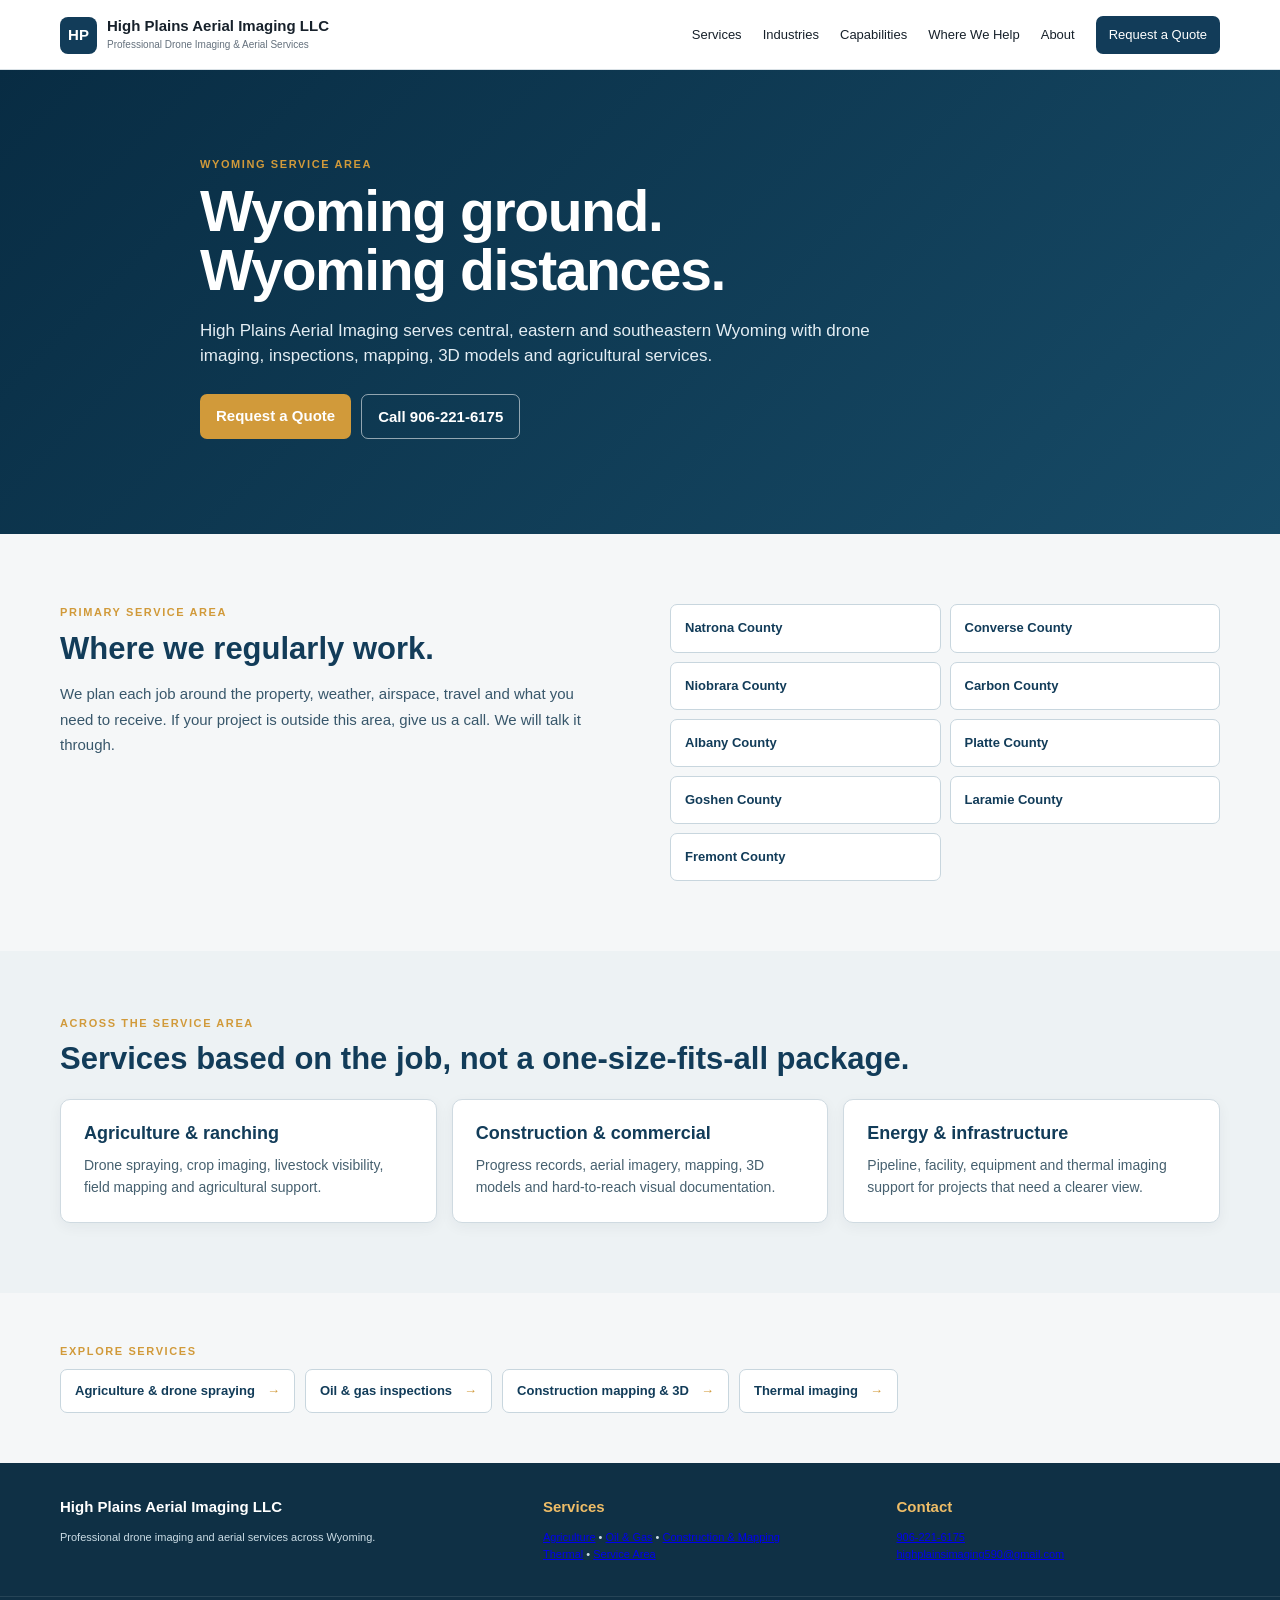
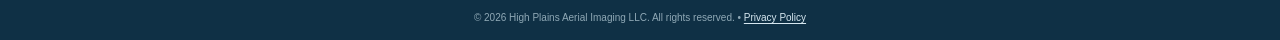
<file: wyoming-service-area.html>
<!doctype html><html lang="en"><head><meta charset="utf-8"><meta name="viewport" content="width=device-width,initial-scale=1"><title>Wyoming Drone Service Area | High Plains Aerial Imaging</title><meta name="description" content="High Plains Aerial Imaging serves Natrona, Converse, Niobrara, Carbon, Albany, Platte, Goshen, Laramie and Fremont Counties with insured, FAA Part 107-certified drone services."><link rel="canonical" href="https://highplainsaerialimagingllc.com/wyoming-service-area.html"><link rel="stylesheet" href="styles.css?v=60"></head><body><header class="site-header"><div class="wrap nav-wrap"><a class="brand" href="index.html"><span class="brand-mark">HP</span><span class="brand-copy"><strong>High Plains Aerial Imaging LLC</strong><small>Professional Drone Imaging &amp; Aerial Services</small></span></a><button class="menu-toggle" aria-label="Open menu" onclick="document.body.classList.toggle('menu-open')">☰</button><nav><a href="services.html">Services</a><a href="industries.html">Industries</a><a href="capabilities.html">Capabilities</a><a href="projects.html">Where We Help</a><a href="about.html">About</a><a class="nav-cta" href="index.html#quote">Request a Quote</a></nav></div></header><main><section class="detail-hero"><div class="wrap"><p class="eyebrow">WYOMING SERVICE AREA</p><h1>Wyoming ground.<br>Wyoming distances.</h1><p class="lead">High Plains Aerial Imaging serves central, eastern and southeastern Wyoming with drone imaging, inspections, mapping, 3D models and agricultural services.</p><div class="actions"><a class="button primary" href="index.html#quote">Request a Quote</a><a class="button secondary" href="tel:19062216175">Call 906-221-6175</a></div></div></section><section class="section wrap detail-section"><div class="detail-grid"><div><p class="eyebrow">PRIMARY SERVICE AREA</p><h2>Where we regularly work.</h2><p>We plan each job around the property, weather, airspace, travel and what you need to receive. If your project is outside this area, give us a call. We will talk it through.</p></div><div class="county-grid"><span>Natrona County</span><span>Converse County</span><span>Niobrara County</span><span>Carbon County</span><span>Albany County</span><span>Platte County</span><span>Goshen County</span><span>Laramie County</span><span>Fremont County</span></div></div></section><section class="detail-deliverables"><div class="wrap"><p class="eyebrow">ACROSS THE SERVICE AREA</p><h2>Services based on the job, not a one-size-fits-all package.</h2><div class="detail-card-grid"><article><h3>Agriculture & ranching</h3><p>Drone spraying, crop imaging, livestock visibility, field mapping and agricultural support.</p></article><article><h3>Construction & commercial</h3><p>Progress records, aerial imagery, mapping, 3D models and hard-to-reach visual documentation.</p></article><article><h3>Energy & infrastructure</h3><p>Pipeline, facility, equipment and thermal imaging support for projects that need a clearer view.</p></article></div></div></section><section class="section wrap related-links"><p class="eyebrow">EXPLORE SERVICES</p><div><a href="agriculture-spraying.html">Agriculture & drone spraying <span>→</span></a><a href="oil-gas-drone-inspections-wyoming.html">Oil & gas inspections <span>→</span></a><a href="construction-mapping-3d-wyoming.html">Construction mapping & 3D <span>→</span></a><a href="thermal-drone-inspections-wyoming.html">Thermal imaging <span>→</span></a></div></section></main><footer><div class="wrap footer-grid"><div><strong>High Plains Aerial Imaging LLC</strong><p>Professional drone imaging and aerial services across Wyoming.</p></div><div><b>Services</b><p><a href="agriculture-spraying.html">Agriculture</a> • <a href="oil-gas-drone-inspections-wyoming.html">Oil &amp; Gas</a> • <a href="construction-mapping-3d-wyoming.html">Construction &amp; Mapping</a><br><a href="thermal-drone-inspections-wyoming.html">Thermal</a> • <a href="wyoming-service-area.html">Service Area</a></p></div><div><b>Contact</b><p><a href="tel:19062216175">906-221-6175</a><br><a href="mailto:highplainsimaging590@gmail.com">highplainsimaging590@gmail.com</a></p></div></div><div class="copyright">© 2026 High Plains Aerial Imaging LLC. All rights reserved. <span aria-hidden="true">•</span> <a href="privacy.html">Privacy Policy</a></div></footer><script>document.querySelectorAll('nav a').forEach(a=>a.addEventListener('click',()=>document.body.classList.remove('menu-open')));</script></body></html>
</file>
<file: styles.css>
:root{--navy:#123c59;--deep:#082c43;--blue:#21658f;--gold:#d19a3a;--gold2:#efbd67;--ink:#17212b;--muted:#65717d;--bg:#f5f7f8;--line:#d9e1e6;--white:#fff;--paper:#f5f7f8;--accent:#d19a3a}
*{box-sizing:border-box}html{scroll-behavior:smooth}body{margin:0;background:var(--bg);color:var(--ink);font:15px/1.55 Inter,Segoe UI,Arial,sans-serif}.wrap{width:min(1160px,92%);margin:auto}
.site-header{height:70px;background:#fff;border-bottom:1px solid var(--line);position:sticky;top:0;z-index:20}.nav-wrap{height:70px;display:flex;align-items:center;justify-content:space-between;gap:25px}.brand{display:flex;align-items:center;gap:10px;text-decoration:none;color:var(--ink)}.brand-mark{width:37px;height:37px;border-radius:8px;background:var(--navy);color:#fff;display:grid;place-items:center;font-weight:900}.brand-copy strong{display:block;font-size:15px;line-height:1.1}.brand-copy small{display:block;color:var(--muted);font-size:10px;margin-top:3px}nav{display:flex;align-items:center;gap:21px}nav a{font-size:13px;color:var(--ink);text-decoration:none}.nav-cta{background:var(--navy);color:#fff!important;padding:9px 13px;border-radius:7px}.menu-toggle{display:none;border:0;background:transparent;font-size:23px;color:var(--navy)}
.hero,.ag-hero{min-height:600px;position:relative;display:flex;align-items:center;overflow:hidden;background:var(--deep)}.hero-image,.ag-bg{position:absolute;inset:0;background-image:url("images/hpai-hero.jpg");background-size:cover;background-position:center 27%;transform:scale(1.02)}.hero-overlay,.ag-overlay{position:absolute;inset:0;background:linear-gradient(90deg,rgba(5,29,44,.95) 0%,rgba(8,43,63,.84) 48%,rgba(8,43,63,.28) 100%),linear-gradient(180deg,rgba(0,0,0,.02),rgba(0,0,0,.27))}.hero-content{position:relative;z-index:1;color:#fff;display:grid;grid-template-columns:1.16fr .84fr;gap:55px;align-items:center;padding:67px 0}.hero-copy{max-width:675px}.eyebrow{font-size:11px;letter-spacing:1.6px;font-weight:900;color:var(--gold);margin:0 0 9px}.hero .eyebrow,.ag-hero .eyebrow{color:var(--gold2)}.hero h1,.ag-hero h1{font-size:clamp(44px,5vw,63px);line-height:.99;letter-spacing:-2.1px;margin:0 0 20px}.hero h1 span,.ag-hero h1 span{color:var(--gold2)}.lead{font-size:17px;line-height:1.52;color:#e6eef3;max-width:650px;margin:0}.actions{display:flex;gap:10px;margin:25px 0 17px}.button{display:inline-block;text-decoration:none;font-weight:800;border-radius:7px;padding:10px 16px}.primary{background:var(--gold);color:#fff}.ghost{border:1px solid #ffffff80;color:#fff;background:#ffffff0a}.quick-points{display:flex;gap:17px;flex-wrap:wrap;font-size:11px;color:#d8e5eb}.quick-points span:before{content:"✓";color:var(--gold2);margin-right:6px}
.hero-card{justify-self:end;width:min(355px,100%);height:310px;position:relative;overflow:hidden;border-radius:12px;border:1px solid #ffffff55;background:#163f58cc;box-shadow:0 15px 50px #0005}.card-visual{position:absolute;inset:0;background:linear-gradient(0deg,#09283ce8 0%,#09283c66 48%,#09283c38 100%),radial-gradient(circle at 50% 30%,#ffffff20,transparent 32%),url("images/hpai-hero.jpg") center 25%/cover no-repeat}.hero-card-content{position:absolute;z-index:2;left:0;right:0;bottom:0;padding:21px 23px}.card-label{font-size:10px;letter-spacing:1.7px;color:var(--gold2);margin:0 0 6px}.hero-card h2{font-size:25px;line-height:1.08;margin:0 0 7px;color:#fff}.card-copy{font-size:11px;color:#d7e5eb;margin:0 0 13px}.card-list{display:grid;grid-template-columns:repeat(3,1fr);border-top:1px solid #ffffff4d;padding-top:10px}.card-list div{display:flex;flex-direction:column}.card-list b{font-size:15px;color:var(--gold2)}.card-list span{font-size:10px;color:#dce8ed}
.brand-strip{background:#fff;border-bottom:1px solid var(--line);padding:30px 0}.brand-grid{display:grid;grid-template-columns:1.16fr .84fr;gap:38px;align-items:center}.brand-image{border-radius:10px;overflow:hidden;border:1px solid var(--line)}.brand-image img{display:block;width:100%;height:194px;object-fit:cover;object-position:center 51%}.brand-message h2{font-size:29px;line-height:1.15;margin:0 0 10px}.brand-message>p:not(.eyebrow){color:var(--muted);font-size:13px}.brand-tags{display:flex;gap:7px;flex-wrap:wrap;margin-top:15px}.brand-tags span{font-size:9px;font-weight:900;letter-spacing:1px;padding:6px 8px;border:1px solid var(--line);border-radius:5px;color:var(--navy)}
.split-intro{display:grid;grid-template-columns:1fr 1fr;gap:65px;padding:55px 0 25px}.split-intro h2{font-size:31px;line-height:1.12;margin:0}.split-intro>p{color:var(--muted);margin:17px 0 0}
.service-paths{display:grid;grid-template-columns:1fr 1fr;gap:14px;padding:15px 0 55px}.path-card{height:310px;border-radius:11px;overflow:hidden;position:relative;text-decoration:none;color:#fff;border:1px solid #ffffff18}.path-bg{position:absolute;inset:0;background-position:center;background-size:cover;background-repeat:no-repeat}.agriculture .path-bg{background-image:url("images/agriculture-card.jpg");background-position:center}.enterprise .path-bg{background-image:url("images/enterprise-card.jpg");background-position:center}.path-card:after{content:"";position:absolute;inset:0;background:linear-gradient(90deg,rgba(5,28,43,.72) 0%,rgba(8,43,63,.32) 58%,rgba(8,43,63,.08) 100%),linear-gradient(0deg,rgba(5,28,43,.88) 0%,rgba(5,28,43,.30) 52%,transparent 78%)}.path-content{position:absolute;z-index:2;left:27px;bottom:25px;max-width:405px}.path-content h2{font-size:29px;line-height:1.08;margin:0 0 8px}.path-content p:not(.eyebrow){font-size:12px;color:#e2edf1;margin:0 0 14px}.path-link{font-size:12px;font-weight:900;color:var(--gold2)}
.section{padding:25px 0 65px}.section-head{display:flex;align-items:end;justify-content:space-between;gap:25px;margin-bottom:19px}.section-head>a{font-size:12px;color:var(--blue);text-decoration:none;font-weight:800}.section h2{font-size:31px;line-height:1.15;margin:0}.service-grid{display:grid;grid-template-columns:repeat(4,1fr);gap:11px}.service-card{background:#fff;border:1px solid var(--line);border-radius:9px;padding:18px;min-height:180px}.service-card.featured{border-top:3px solid var(--gold)}.service-num{font-size:10px;color:var(--gold);font-weight:900}.service-card h3{font-size:16px;line-height:1.2;margin:8px 0 6px}.service-card p{font-size:12px;color:var(--muted);margin:0 0 11px}.service-card a{font-size:11px;color:var(--blue);font-weight:800;text-decoration:none}
.band{background:var(--navy);padding:55px 0}.light h2{color:#fff}.industry-grid{display:grid;grid-template-columns:repeat(3,1fr);gap:9px}.industry-grid div{border:1px solid #ffffff24;border-radius:8px;padding:15px;background:#ffffff08}.industry-grid b{display:block;color:#fff;font-size:15px}.industry-grid span{font-size:11px;color:#bcd0db}.cap-grid{display:grid;grid-template-columns:.85fr 1.15fr;gap:75px}.muted{color:var(--muted)}.cap-intro h2{font-size:31px;line-height:1.15;margin:0}.cap-list{display:grid;grid-template-columns:1fr 1fr;gap:14px}.cap-list div{border-top:2px solid var(--gold);padding-top:10px}.cap-list span{font-size:11px;color:var(--gold);font-weight:900}.cap-list h3{margin:4px 0;font-size:16px}.cap-list p{font-size:12px;color:var(--muted);margin:0}
.projects{background:#e8edf0;padding:58px 0}.project-grid{display:grid;grid-template-columns:1.15fr .85fr .85fr;gap:11px}.project{height:285px;border-radius:10px;overflow:hidden;position:relative;background:#285d78;background-size:cover;background-position:center}.project:after{content:"";position:absolute;inset:0;background:linear-gradient(0deg,#081c28da,transparent 65%)}.project>div{position:absolute;z-index:1;bottom:19px;left:19px;color:#fff}.project span{font-size:10px;letter-spacing:1.4px;color:var(--gold2);font-weight:900}.project h3{margin:4px 0;font-size:19px}.project-ranch{background-image:url("images/hpai-brand.jpg");background-position:center 34%}.project-energy{background-image:url("images/hpai-brand.jpg");background-position:73% 31%}.project-construction{background-image:url("images/hpai-brand.jpg");background-position:27% 30%}.project-note{font-size:11px;color:var(--muted);margin:11px 0 0}
.quote{background:#fff;padding:60px 0}.quote-grid{display:grid;grid-template-columns:1.2fr .8fr;gap:60px;align-items:center}.quote h2{font-size:31px;line-height:1.15;margin:0}.quote-box{border:1px solid var(--line);border-radius:11px;padding:22px;display:flex;flex-direction:column;gap:9px}.big{text-align:center;font-size:15px}.phone{font-size:22px;font-weight:900;color:var(--navy);text-decoration:none}.email{font-size:13px;color:var(--blue);text-decoration:none}.quote-box small{font-size:11px;color:var(--muted)}
.ag-hero{min-height:540px}.ag-content{position:relative;z-index:1;color:#fff;padding:75px 0;max-width:760px}.ag-hero .lead{max-width:610px}.ag-grid{display:grid;grid-template-columns:repeat(3,1fr);gap:12px}.ag-grid article{background:#fff;border:1px solid var(--line);border-radius:9px;padding:21px;min-height:185px}.ag-grid span{font-size:10px;color:var(--gold);font-weight:900}.ag-grid h3{font-size:17px;margin:7px 0}.ag-grid p{font-size:12px;color:var(--muted);margin:0}.ag-feature{background:#eef2f4;padding:60px 0}.feature-grid{display:grid;grid-template-columns:1fr .8fr;gap:70px;align-items:center}.feature-grid h2{font-size:31px;line-height:1.12;margin:0 0 12px}.feature-grid p:not(.eyebrow){color:var(--muted);font-size:13px}.check-box{display:grid;grid-template-columns:1fr 1fr;gap:9px}.check-box div{background:#fff;border:1px solid var(--line);padding:13px;border-radius:7px;font-size:12px;font-weight:800;color:var(--navy)}.check-box div:first-letter{color:var(--gold)}
footer{background:#0f3045;color:#cbdce5;padding:32px 0 14px}.footer-grid{display:grid;grid-template-columns:1.4fr 1fr 1fr;gap:30px}.footer-grid strong{color:#fff}.footer-grid b{color:var(--gold2)}.footer-grid p{font-size:11px}.copyright{text-align:center;border-top:1px solid #ffffff18;margin-top:22px;padding-top:13px;font-size:10px;color:#8fa8b5}
@media(max-width:900px){.hero-content{grid-template-columns:1fr;gap:28px}.hero-card{justify-self:start;height:270px}.brand-grid,.split-intro,.feature-grid,.quote-grid{grid-template-columns:1fr;gap:25px}.service-grid{grid-template-columns:repeat(2,1fr)}.service-paths,.project-grid{grid-template-columns:1fr 1fr}.industry-grid,.ag-grid{grid-template-columns:repeat(2,1fr)}.project-ranch{grid-column:1/-1}.footer-grid{grid-template-columns:1fr 1fr}.menu-toggle{display:block}nav{display:none;position:absolute;top:70px;left:0;right:0;background:#fff;padding:10px 4%;border-bottom:1px solid var(--line);flex-direction:column;align-items:stretch;gap:0}nav a{padding:10px}.menu-open nav{display:flex}}
@media(max-width:600px){.hero{min-height:650px}.hero-content{padding:52px 0}.hero h1,.ag-hero h1{font-size:43px}.lead{font-size:16px}.quick-points{flex-direction:column;gap:4px}.brand-image img{height:190px}.split-intro h2,.section h2,.cap-intro h2,.feature-grid h2,.quote h2{font-size:27px}.service-grid,.industry-grid,.ag-grid,.cap-list,.service-paths,.project-grid,.footer-grid,.check-box{grid-template-columns:1fr}.project-ranch{grid-column:auto}.project{height:220px}.site-header,.nav-wrap{height:64px}nav{top:64px}}
/* =========================================================
   HPAI V2.8 — HOMEPAGE SPACING & POLISH
   Add this block to the END of styles.css.
   Keeps all approved imagery, hero, header, and cards unchanged.
   ========================================================= */

/* Brand section: tighter, cleaner vertical rhythm */
.brand-strip{
  padding-top:30px;
  padding-bottom:30px;
}

.brand-grid{
  align-items:center;
}

/* Intro section: reduce excess space without changing typography */
.split-intro{
  padding-top:44px;
  padding-bottom:28px;
}

/* Keep service cards visually connected to the intro */
.service-paths{
  padding-top:8px;
  padding-bottom:48px;
}

/* Slightly cleaner spacing inside the approved cards */
.path-content{
  bottom:24px;
}

/* Mobile spacing */
@media(max-width:900px){
  .brand-strip{
    padding-top:24px;
    padding-bottom:24px;
  }

  .split-intro{
    padding-top:36px;
    padding-bottom:22px;
  }

  .service-paths{
    padding-top:6px;
    padding-bottom:40px;
  }
}

@media(max-width:600px){
  .brand-strip{
    padding-top:20px;
    padding-bottom:20px;
  }

  .split-intro{
    padding-top:30px;
    padding-bottom:18px;
  }

  .service-paths{
    padding-top:4px;
    padding-bottom:32px;
  }
}
.service-grid{
  align-items:stretch;
  gap:12px;
}
  .v54-about{
    padding:48px 0;
  }

  .v54-about-grid{
    grid-template-columns:1fr;
    gap:28px;
  }

  .v54-about-head{
    grid-column:1;
    grid-row:auto;
  }

  .v54-about-photo{
    grid-column:1;
    grid-row:auto;
  }

  .v54-about-photo img{
    width:100%;
    max-width:420px;
    margin:0 auto;
  }

  .v54-about-copy{
    grid-column:1;
    grid-row:auto;
    max-width:100%;
  }

.service-grid > div{
  min-height:174px;
  display:flex;
  flex-direction:column;
  padding:20px 17px 17px;
  border:1px solid #d7e0e6;
  border-radius:10px;
  background:#fff;
  box-shadow:0 2px 8px rgba(8,43,63,.04);
  transition:transform .18s ease,box-shadow .18s ease,border-color .18s ease;
}

.service-grid > div:first-child{
  border-top:3px solid var(--gold);
  padding-top:18px;
}

.service-grid > div:hover{
  transform:translateY(-2px);
  border-color:#c8d5dd;
  box-shadow:0 7px 18px rgba(8,43,63,.08);
}

.service-grid > div > div:first-child{
  margin-bottom:10px;
}

.service-grid > div h3{
  margin:0 0 7px;
  font-size:16px;
  line-height:1.2;
  color:var(--navy);
}

.service-grid > div p{
  margin:0;
  font-size:12px;
  line-height:1.45;
  color:var(--muted);
}

.service-grid > div a{
  margin-top:auto;
  padding-top:14px;
  font-size:11px;
  line-height:1.2;
  font-weight:900;
  color:var(--blue);
  text-decoration:none;
}

.service-grid > div a:hover{
  color:var(--gold);
}

@media(max-width:900px){
  .service-grid{
    gap:12px;
  }

  .service-grid > div{
    min-height:165px;
  }
}

@media(max-width:600px){
  .service-grid{
    grid-template-columns:1fr !important;
    gap:10px;
  }

  .service-grid > div{
    min-height:0;
    padding:18px 16px 16px;
  }
}
/* =========================================================
   HPAI V3.0 — INDUSTRIES SECTION POLISH
   Refines only the Wyoming Industries section.
   All approved sections above remain unchanged.
   ========================================================= */

.band{
  padding:52px 0 54px;
}

.band .industry-grid{
  gap:10px;
  margin-top:28px;
}

.industry-grid > div{
  position:relative;
  min-height:78px;
  padding:18px 16px 16px;
  border:1px solid rgba(255,255,255,.18);
  border-radius:9px;
  background:rgba(255,255,255,.035);
  transition:transform .18s ease,
             background .18s ease,
             border-color .18s ease;
}

.industry-grid > div::before{
  content:"";
  position:absolute;
  left:16px;
  top:0;
  width:42px;
  height:2px;
  background:var(--gold);
}

.industry-grid > div:hover{
  transform:translateY(-2px);
  background:rgba(255,255,255,.07);
  border-color:rgba(255,255,255,.28);
}

.industry-grid > div h3{
  margin:0 0 8px;
  color:#fff;
  font-size:15px;
  line-height:1.2;
}

.industry-grid > div p{
  margin:0;
  color:#d9e5eb;
  font-size:11px;
  line-height:1.45;
}

@media(max-width:900px){
  .band{
    padding:44px 0 46px;
  }

  .band .industry-grid{
    margin-top:24px;
  }

  .industry-grid > div{
    min-height:74px;
  }
}

@media(max-width:600px){
  .band{
    padding:38px 0 40px;
  }

  .band .industry-grid{
    grid-template-columns:1fr !important;
    gap:9px;
    margin-top:20px;
  }

  .industry-grid > div{
    min-height:0;
    padding:17px 15px 15px;
  }
}
/* =========================================================
   HPAI V4.0 — PROJECTS GALLERY
   Refines the Projects section only.
   ========================================================= */

.projects{
  background:#e8edf0;
  padding:58px 0 62px;
}

.projects .section-head{
  margin-bottom:25px;
}

.projects .section-head h2{
  margin:0;
}

.project-grid{
  display:grid;
  grid-template-columns:repeat(3,1fr);
  gap:14px;
}

.project{
  min-height:360px;
  border:1px solid #d4dee4;
  border-radius:10px;
  overflow:hidden;
  background:#fff;
  box-shadow:0 3px 12px rgba(8,43,63,.05);
  display:flex;
  flex-direction:column;
  position:relative;
}

.project::before{
  content:"";
  display:block;
  height:205px;
  flex:0 0 205px;
  background-position:center;
  background-size:cover;
  background-repeat:no-repeat;
}

.project-ranch::before{
  background-image:url("images/project-ranching-v5-1.jpg");
}

.project-energy::before{
  background-image:url("images/project-oil-gas-v5-1.jpg");
}

.project-agriculture::before{
  background-image:url("images/project-agriculture-v5-1.jpg");
}

.project > div{
  padding:18px 18px 20px;
  background:#fff;
}

.project > div span{
  display:block;
  margin-bottom:7px;
  color:var(--gold);
  font-size:10px;
  font-weight:900;
  letter-spacing:1.2px;
}

.project > div h3{
  margin:0;
  color:var(--navy);
  font-size:18px;
  line-height:1.2;
}

.project-note{
  display:none;
}

@media(max-width:900px){
  .project-grid{
    grid-template-columns:1fr 1fr;
  }

  .project:last-child{
    grid-column:1 / -1;
  }
}

@media(max-width:600px){
  .projects{
    padding:42px 0 46px;
  }

  .project-grid{
    grid-template-columns:1fr;
    gap:12px;
  }

  .project:last-child{
    grid-column:auto;
  }

  .project{
    min-height:0;
  }

  .project::before{
    height:190px;
    flex-basis:190px;
  }
}
/* =========================================================
   V4.0 - PROJECTS GALLERY
   ========================================================= */

.projects{
  background:#e8edf0;
  padding:58px 0 62px;
}

.projects .section-head{
  margin-bottom:25px;
}

.projects .section-head h2{
  margin:0;
}

.project-grid{
  display:grid;
  grid-template-columns:repeat(3,1fr);
  gap:14px;
}

.project{
  min-height:360px;
  border:1px solid #d4dee4;
  border-radius:10px;
  overflow:hidden;
  background:#fff;
  box-shadow:0 3px 12px rgba(8,43,63,.05);
  display:flex;
  flex-direction:column;
  position:relative;
}

.project::before{
  content:"";
  display:block;
  height:205px;
  flex:0 0 205px;
  background-position:center;
  background-size:cover;
  background-repeat:no-repeat;
}

.project-ranch::before{
  background-image:url("images/project-agriculture.jpg");
}

.project-energy::before{
  background-image:url("images/project-oil-gas.jpg");
}

.project-construction::before{
  background-image:url("images/project-ranching.jpg");
}

.project > div{
  padding:18px 18px 20px;
  background:#fff;
}

.project > div span{
  display:block;
  margin-bottom:7px;
  color:var(--gold);
  font-size:10px;
  font-weight:900;
  letter-spacing:1.2px;
}

.project > div h3{
  margin:0;
  color:var(--navy);
  font-size:18px;
  line-height:1.2;
}

.project-note{
  display:none;
}

@media(max-width:900px){
  .project-grid{
    grid-template-columns:1fr 1fr;
  }

  .project:last-child{
    grid-column:1/-1;
  }
}

@media(max-width:600px){
  .projects{
    padding:42px 0 46px;
  }

  .project-grid{
    grid-template-columns:1fr;
    gap:12px;
  }

  .project:last-child{
    grid-column:auto;
  }

  .project{
    min-height:0;
  }

  .project::before{
    height:190px;
    flex-basis:190px;
  }
}
/* V4.0 PROJECT IMAGE FIX */
.project-grid .project:nth-child(1)::before{
  background-image:url("/images/project-ranching.jpg") !important;
  background-position:center;
  background-size:cover;
  background-repeat:no-repeat;
}

.project-grid .project:nth-child(2)::before{
  background-image:url("images/project-oil-gas.jpg") !important;
}

.project-grid .project:nth-child(3)::before{
  background-image:url("images/project-ranching.jpg") !important;
}
/* =========================================================
   V5.0 - SERVICES SECTION STYLING
   ========================================================= */

#services{
  padding-top:52px;
  padding-bottom:58px;
}

#services .section-head{
  margin-bottom:26px;
}

#services .section-head h2{
  margin:0;
}

#services .service-grid{
  display:grid;
  grid-template-columns:repeat(4,1fr);
  gap:12px;
}

#services .service-card{
  position:relative;
  min-height:176px;
  display:flex;
  flex-direction:column;
  padding:20px 18px 17px;
  border:1px solid #d5dfe5;
  border-radius:10px;
  background:#fff;
  box-shadow:0 2px 8px rgba(8,43,63,.045);
  transition:
    transform .18s ease,
    box-shadow .18s ease,
    border-color .18s ease;
}

#services .service-card::before{
  content:"";
  position:absolute;
  left:0;
  top:0;
  width:100%;
  height:2px;
  background:#d5dfe5;
  border-radius:10px 10px 0 0;
}

#services .service-card.featured{
  border-color:#d7e0e6;
  box-shadow:0 3px 12px rgba(8,43,63,.07);
}

#services .service-card.featured::before{
  height:3px;
  background:var(--gold);
}

#services .service-card:hover{
  transform:translateY(-2px);
  border-color:#c4d1d9;
  box-shadow:0 7px 18px rgba(8,43,63,.09);
}

#services .service-num{
  display:block;
  margin-bottom:10px;
  color:var(--gold);
  font-size:10px;
  line-height:1;
  font-weight:900;
  letter-spacing:1.2px;
}

#services .service-card h3{
  margin:0 0 7px;
  color:var(--navy);
  font-size:16px;
  line-height:1.2;
}

#services .service-card p{
  margin:0;
  color:#60758a;
  font-size:12px;
  line-height:1.55;
}

#services .service-card a{
  margin-top:auto;
  padding-top:13px;
  color:#0c5f91;
  font-size:11px;
  line-height:1.2;
  font-weight:800;
  text-decoration:none;
}

#services .service-card a:hover{
  color:var(--navy);
}

/* Tablet */
@media(max-width:1100px){
  #services .service-grid{
    grid-template-columns:repeat(2,1fr);
  }

  #services .service-card{
    min-height:165px;
  }
}

/* Mobile */
@media(max-width:600px){
  #services{
    padding-top:42px;
    padding-bottom:46px;
  }

  #services .section-head{
    margin-bottom:22px;
  }

  #services .service-grid{
    grid-template-columns:1fr;
    gap:10px;
  }

  #services .service-card{
    min-height:0;
    padding:19px 17px 16px;
  }
}
/* V5.1 - PROJECT GALLERY IMAGE REFINEMENT */

.projects .project-agriculture::before{
  background-image:url("images/project-agriculture-v5-1.jpg") !important;
}

.projects .project-energy::before{
  background-image:url("images/project-oil-gas-v5-1.jpg") !important;
}

.projects .project-ranching::before{
  background-image:url("images/project-ranching-v5-1.jpg") !important;
}
/* V5.1 FINAL PROJECT IMAGE OVERRIDE */

.project-grid .project:nth-child(1)::before{
  background-image:url("images/project-agriculture-v5-1.jpg") !important;
  background-position:center;
  background-size:cover;
  background-repeat:no-repeat;
}

.project-grid .project:nth-child(2)::before{
  background-image:url("images/project-oil-gas-v5-1.jpg") !important;
  background-position:center;
  background-size:cover;
  background-repeat:no-repeat;
}

.project-grid .project:nth-child(3)::before{
  background-image:url("images/project-ranching-v5-1.jpg") !important;
  background-position:center;
  background-size:cover;
  background-repeat:no-repeat;
}
/* V5.1 FINAL PROJECT IMAGE OVERRIDE */

.project-grid .project:nth-child(1)::before{
  background-image:url("/images/project-agriculture-v5-1.jpg") !important;
}

.project-grid .project:nth-child(2)::before{
  background-image:url("/images/project-oil-gas-v5-1.jpg") !important;
}

.project-grid .project:nth-child(3)::before{
  background-image:url("/images/project-ranching-v5-1.jpg") !important;
}
/* =========================================================
   HPAI V5.2 — LEAD GENERATION + WYOMING SERVICE AREA
   ========================================================= */

.v52-service-cta{
  background:#fff;
  padding:62px 0;
  border-top:1px solid var(--line);
  border-bottom:1px solid var(--line);
}

.v52-cta-grid{
  display:grid;
  grid-template-columns:1.05fr .95fr;
  gap:55px;
  align-items:center;
}

.v52-cta-copy{
  max-width:620px;
}

.v52-cta-copy h2{
  color:var(--navy);
  font-size:34px;
  line-height:1.12;
  letter-spacing:-.6px;
  margin:0 0 14px;
}

.v52-cta-copy > p:not(.eyebrow){
  color:var(--muted);
  font-size:14px;
  line-height:1.65;
  margin:0;
}

.v52-cta-buttons{
  display:flex;
  gap:10px;
  flex-wrap:wrap;
  margin-top:23px;
}

.v52-cta-buttons .secondary{
  color:var(--navy);
  border:1px solid var(--line);
  background:#f7f9fa;
}

.v52-service-list{
  display:grid;
  grid-template-columns:1fr 1fr;
  gap:11px;
}

.v52-service-list > div{
  min-height:145px;
  padding:18px;
  border:1px solid var(--line);
  border-radius:9px;
  background:#f8fafb;
}

.v52-service-list span{
  display:block;
  color:var(--gold);
  font-size:10px;
  font-weight:900;
  letter-spacing:1.3px;
  margin-bottom:7px;
}

.v52-service-list strong{
  display:block;
  color:var(--navy);
  font-size:16px;
  line-height:1.2;
  margin-bottom:6px;
}

.v52-service-list p{
  color:var(--muted);
  font-size:11px;
  line-height:1.45;
  margin:0;
}


/* Wyoming service area */

.v52-wyoming{
  background:#eef2f4;
  padding:58px 0 62px;
}

.v52-wyoming-head{
  max-width:690px;
  margin-bottom:27px;
}

.v52-wyoming-head h2{
  color:var(--navy);
  font-size:32px;
  line-height:1.15;
  margin:0 0 10px;
}

.v52-wyoming-head > p:not(.eyebrow){
  color:var(--muted);
  font-size:13px;
  line-height:1.6;
  margin:0;
}

.v52-location-grid{
  display:grid;
  grid-template-columns:repeat(4,1fr);
  gap:11px;
}

.v52-location-grid > div{
  min-height:155px;
  padding:18px;
  background:#fff;
  border:1px solid #d7e0e6;
  border-radius:9px;
  box-shadow:0 2px 8px rgba(8,43,63,.035);
}

.v52-location-grid span{
  display:block;
  color:var(--gold);
  font-size:9px;
  font-weight:900;
  letter-spacing:1.2px;
  margin-bottom:7px;
}

.v52-location-grid h3{
  color:var(--navy);
  font-size:16px;
  line-height:1.2;
  margin:0 0 7px;
}

.v52-location-grid p{
  color:var(--muted);
  font-size:11px;
  line-height:1.45;
  margin:0;
}


/* Trust strip */

.v52-trust{
  background:var(--navy);
  padding:22px 0;
}

.v52-trust .wrap{
  display:grid;
  grid-template-columns:repeat(4,1fr);
  gap:12px;
}

.v52-trust-item{
  padding:4px 14px;
  border-left:2px solid var(--gold);
}

.v52-trust-item strong{
  display:block;
  color:#fff;
  font-size:10px;
  letter-spacing:1px;
  margin-bottom:3px;
}

.v52-trust-item span{
  display:block;
  color:#bcd0da;
  font-size:10px;
  line-height:1.35;
}


/* V5.2 responsive */

@media(max-width:900px){

  .v52-cta-grid{
    grid-template-columns:1fr;
    gap:30px;
  }

  .v52-location-grid{
    grid-template-columns:1fr 1fr;
  }

  .v52-trust .wrap{
    grid-template-columns:1fr 1fr;
    row-gap:16px;
  }
}

@media(max-width:600px){

  .v52-service-cta{
    padding:44px 0;
  }

  .v52-cta-copy h2{
    font-size:28px;
  }

  .v52-service-list{
    grid-template-columns:1fr;
  }

  .v52-wyoming{
    padding:44px 0 48px;
  }

  .v52-wyoming-head h2{
    font-size:27px;
  }

  .v52-location-grid{
    grid-template-columns:1fr;
  }

  .v52-trust{
    padding:20px 0;
  }

  .v52-trust .wrap{
    grid-template-columns:1fr;
    gap:12px;
  }

  .v52-trust-item{
    padding-left:12px;
  }
}
/* V5.3 QUOTE FORM */

.v53-quote-form{
  display:grid;
  gap:11px;
}

.v53-quote-form label{
  display:grid;
  gap:5px;
  color:var(--navy);
  font-size:10px;
  font-weight:900;
  letter-spacing:.4px;
}

.v53-quote-form input,
.v53-quote-form select,
.v53-quote-form textarea{
  width:100%;
  border:1px solid var(--line);
  border-radius:7px;
  padding:10px 11px;
  background:#fff;
  color:var(--ink);
  font:13px/1.4 Inter,Segoe UI,Arial,sans-serif;
  box-sizing:border-box;
}

.v53-quote-form input::placeholder,
.v53-quote-form textarea::placeholder{
  color:#8a929b;
}

.v53-quote-form textarea{
  min-height:110px;
  resize:vertical;
}

.v53-quote-form input:focus,
.v53-quote-form select:focus,
.v53-quote-form textarea:focus{
  outline:2px solid rgba(209,154,58,.28);
  outline-offset:1px;
  border-color:var(--gold);
}

.v53-quote-form .button{
  width:100%;
  border:0;
  cursor:pointer;
}

.v53-quote-form small{
  display:block;
  color:var(--muted);
  font-size:10px;
  line-height:1.45;
}

.quote-contact{
  display:flex;
  flex-direction:column;
  gap:5px;
  margin-top:20px;
}
/* V5.4 SERVICES & PRICING */

.v54-quote-link{
  display:inline-block;
  margin-top:18px;
  padding:9px 14px;
  background:var(--navy);
  color:#fff;
  border-radius:6px;
  font-size:12px;
  font-weight:700;
  text-decoration:none;
  transition:all .2s ease;
}

.v54-quote-link:hover{
  background:var(--accent);
  color:#fff;
  transform:translateY(-1px);
}
.v54-pricing-note{
  max-width:900px;
  margin:0 auto 28px;
  padding:14px 18px;
  border-left:3px solid var(--accent);
  background:rgba(255,255,255,.65);
  color:var(--muted);
  font-size:12px;
  line-height:1.6;
  text-align:center;
}
.v54-about{
  position:relative;
  padding:78px 0;
  background-color:var(--paper);
  background-image:url("/images/High-Plains-About-Veteran-Background.jpg");
  background-size:cover;
  background-position:center;
  background-repeat:no-repeat;
  border-top:1px solid var(--line);
  border-bottom:1px solid var(--line);
  overflow:hidden;
}

.v54-about::before{
  content:"";
  position:absolute;
  top:28px;
  bottom:28px;
  left:12%;
  right:12%;
  background:rgba(255,255,255,.84);
  border-radius:18px;
  box-shadow:0 12px 35px rgba(15,23,42,.08);
  pointer-events:none;
}

.v54-about > .wrap{
  position:relative;
  z-index:1;
}

.v54-about-grid{
  display:grid;
  grid-template-columns:0.9fr 1.1fr;
  gap:60px;
  align-items:start;
}
.v54-about-photo{
  grid-column:2;
  grid-row:1 / span 2;
}

.v54-about-photo img{
  display:block;
  width:100%;
  max-width:420px;
  margin:0 auto;
  border-radius:14px;
  border:1px solid var(--line);
  box-shadow:0 14px 35px rgba(15,23,42,.12);
}
.v54-about-head h2{
  margin:8px 0 0;
  font-size:32px;
  line-height:1.15;
}

.v54-about-copy{
  max-width:680px;
  color:#334155;
  font-size:14px;
  line-height:1.75;
}

.v54-about-copy p{
  margin:0 0 16px;
}

.v54-about-trust{
  margin-top:24px !important;
  padding-top:18px;
  border-top:1px solid var(--line);
  color:var(--navy) !important;
  font-size:12px;
  font-weight:700;
  letter-spacing:.02em;
}
.v54-pricing{
  padding:82px 0;
  background:var(--paper);
}

.v54-pricing-head{
  max-width:760px;
  margin:0 auto 42px;
  text-align:center;
}

.v54-pricing-head h2{
  margin:8px 0 16px;
}

.v54-pricing-head h2 span{
  color:var(--accent);
}

.v54-pricing-head > p:last-child{
  max-width:680px;
  margin:0 auto;
  color:var(--muted);
  line-height:1.7;
}

.v54-pricing-grid{
  display:grid;
  grid-template-columns:repeat(3,minmax(0,1fr));
  gap:18px;
}

.v54-price-card{
  display:flex;
  flex-direction:column;
  padding:27px;
  background:#fff;
  border:1px solid var(--line);
  border-radius:14px;
  box-shadow:0 10px 30px rgba(20,43,61,.06);
}

.v54-price-card.v54-featured{
  border-top:4px solid var(--accent);
}

.v54-number{
  margin:0 0 10px;
  color:var(--accent);
  font-size:11px;
  font-weight:800;
  letter-spacing:.14em;
}

.v54-price-card h3{
  margin:0 0 10px;
  font-size:21px;
  line-height:1.2;
}

.v54-price{
  margin:0 0 14px;
  color:var(--accent);
  font-size:19px;
  font-weight:800;
}

.v54-price-card > p:not(.v54-number):not(.v54-price):not(.v54-note){
  color:var(--muted);
  font-size:14px;
  line-height:1.6;
}

.v54-price-card ul{
  margin:10px 0 0;
  padding-left:18px;
  color:var(--ink);
  font-size:13px;
  line-height:1.7;
}

.v54-price-card li{
  margin-bottom:3px;
}

.v54-note{
  margin:14px 0 0;
  padding-top:12px;
  border-top:1px solid var(--line);
  color:var(--muted);
  font-size:11px;
  line-height:1.55;
}

.v54-travel{
  display:grid;
  grid-template-columns:.8fr 1.2fr;
  gap:35px;
  margin-top:22px;
  padding:30px;
  background:var(--navy);
  border-radius:14px;
}

.v54-travel .eyebrow{
 color:#d6a13a;
}

.v54-travel h3{
  margin:8px 0 0;
  color:#fff;
}

.v54-travel-copy{
  color:rgba(255,255,255,.78);
  font-size:13px;
  line-height:1.65;
}

.v54-travel-copy p{
  margin:0 0 10px;
}

@media(max-width:900px){
  .v54-pricing-grid{
    grid-template-columns:repeat(2,minmax(0,1fr));
  }

  .v54-travel{
    grid-template-columns:1fr;
    gap:18px;
  }
}

@media(max-width:600px){
  .v54-pricing{
    padding:58px 0;
  }

  .v54-pricing-head{
    margin-bottom:30px;
  }

  .v54-pricing-grid{
    grid-template-columns:1fr;
    gap:14px;
  }

  .v54-price-card{
    padding:22px;
  }

  .v54-travel{
    padding:23px;
  }
}
@media(max-width:600px){
  .v53-quote-form input,
  .v53-quote-form select,
  .v53-quote-form textarea{
    font-size:16px;
  }

  .quote-box{
    padding:17px;
  }
}
/* V5.4 MOBILE ABOUT FINAL OVERRIDE */

@media(max-width:600px){
  .v54-about{
    padding:48px 0;
  }

  .v54-about::before{
    top:18px;
    bottom:18px;
    left:4%;
    right:4%;
  }

  .v54-about-grid{
    grid-template-columns:1fr;
    gap:24px;
  }

  .v54-about-head{
    grid-column:1;
    grid-row:auto;
  }

  .v54-about-photo{
    grid-column:1;
    grid-row:auto;
  }

  .v54-about-photo img{
    width:100%;
    max-width:420px;
    margin:0 auto;
  }

  .v54-about-copy{
    grid-column:1;
    grid-row:auto;
    max-width:100%;
  }
}

/* Dedicated-page readability */
.section .lead{color:#46606f;font-weight:500}
.projects .lead{color:#46606f;font-weight:500}
.section .industry-grid div{background:#fff;border:1px solid #c7d4dc;box-shadow:0 5px 16px rgba(8,44,67,.06)}
.section .industry-grid b{color:#102e42;font-size:16px}
.section .industry-grid span{color:#46606f;font-size:12px;line-height:1.6}
.section .cap-list p{color:#46606f}
.section .cap-intro .lead{color:#46606f}
@media (max-width:700px){.section .industry-grid{grid-template-columns:1fr}.section .industry-grid div{padding:17px}}

/* Stronger copy contrast and section separation */
.section .cap-intro .lead{color:#304f63!important;font-size:16px;font-weight:600;line-height:1.62}
.section .cap-list p{color:#38576b;font-size:12.5px;line-height:1.55}
.ag-feature{border-top:1px solid #d6e0e6;border-bottom:1px solid #d6e0e6}
.feature-grid p:not(.eyebrow){color:#38576b;font-size:14px;font-weight:500;line-height:1.65}
.check-box div{border-color:#c7d4dc;box-shadow:0 4px 12px rgba(8,44,67,.05)}


/* Service showcase: use honest, graphic service cards until real project photos are available. */
.service-showcase .project::before{
  display:none !important;
}
.service-showcase .project{
  min-height:235px;
  border:0;
  box-shadow:none;
}
.service-showcase .project > div{
  display:flex;
  height:100%;
  padding:28px 25px;
  flex-direction:column;
  justify-content:flex-end;
  background:transparent;
}
.service-showcase .project h3{
  max-width:260px;
  color:#fff;
  font-size:21px;
}
.service-showcase .project p{
  max-width:260px;
  margin:10px 0 0;
  color:rgba(255,255,255,.82);
  font-size:13px;
  line-height:1.55;
}
.service-showcase .project span{
  color:#ffd68c;
}
.service-showcase .service-agriculture{
  background:linear-gradient(135deg,#184c48,#2e7c67);
}
.service-showcase .service-energy{
  background:linear-gradient(135deg,#17354b,#276a8a);
}
.service-showcase .service-ranching{
  background:linear-gradient(135deg,#60422b,#a16d35);
}
.service-showcase-intro{
  max-width:720px;
  margin:-10px 0 22px;
  color:#38576b;
  line-height:1.6;
}
@media(max-width:600px){
  .service-showcase .project{min-height:210px;}
  .service-showcase .project > div{padding:24px 21px;}
}


/* Real mission gallery */
.mission-case-study{
  background:#fff;
  padding:64px 0 70px;
}
.mission-heading{
  max-width:760px;
  margin-bottom:28px;
}
.mission-heading h2{
  margin:0 0 12px;
  color:var(--navy);
  font-size:32px;
  line-height:1.15;
}
.mission-heading p:not(.eyebrow){
  margin:0;
  color:#38576b;
  line-height:1.65;
}
.mission-gallery{
  display:grid;
  grid-template-columns:repeat(2,minmax(0,1fr));
  gap:18px;
}
.mission-card{
  margin:0;
  overflow:hidden;
  border:1px solid #d5dfe5;
  border-radius:11px;
  background:#fff;
  box-shadow:0 4px 14px rgba(8,43,63,.07);
}
.mission-card a{
  display:block;
  background:#173247;
}
.mission-card img{
  display:block;
  width:100%;
  aspect-ratio:16/9;
  object-fit:cover;
  transition:transform .25s ease,opacity .25s ease;
}
.mission-card a:hover img{
  transform:scale(1.025);
  opacity:.94;
}
.mission-card figcaption{
  padding:15px 17px 17px;
}
.mission-card strong{
  display:block;
  color:var(--navy);
  font-size:16px;
}
.mission-card span{
  display:block;
  margin-top:5px;
  color:#46606f;
  font-size:13px;
  line-height:1.45;
}
@media(max-width:600px){
  .mission-case-study{padding:46px 0 50px;}
  .mission-heading h2{font-size:28px;}
  .mission-gallery{grid-template-columns:1fr;gap:13px;}
}


/* 3D imaging examples */
.three-d-examples{
  background:#edf2f4;
  padding:64px 0 70px;
}
.three-d-heading{
  max-width:790px;
  margin-bottom:28px;
}
.three-d-heading h2{
  margin:0 0 12px;
  color:var(--navy);
  font-size:32px;
  line-height:1.15;
}
.three-d-heading p:not(.eyebrow){
  margin:0 0 12px;
  color:#38576b;
  line-height:1.65;
}
.three-d-grid{
  display:grid;
  grid-template-columns:repeat(3,minmax(0,1fr));
  gap:16px;
}
.three-d-card{
  margin:0;
  overflow:hidden;
  border:1px solid #cbd8df;
  border-radius:11px;
  background:#fff;
  box-shadow:0 4px 14px rgba(8,43,63,.07);
}
.three-d-card a{
  display:block;
  background:#101f26;
}
.three-d-card img{
  display:block;
  width:100%;
  aspect-ratio:4/3;
  object-fit:cover;
  transition:transform .25s ease,opacity .25s ease;
}
.three-d-card a:hover img{
  transform:scale(1.025);
  opacity:.94;
}
.three-d-card figcaption{
  padding:15px 16px 17px;
}
.three-d-card strong{
  display:block;
  color:var(--navy);
  font-size:16px;
}
.three-d-card span{
  display:block;
  margin-top:5px;
  color:#46606f;
  font-size:13px;
  line-height:1.45;
}
@media(max-width:900px){
  .three-d-grid{grid-template-columns:1fr 1fr;}
  .three-d-card:last-child{grid-column:1 / -1;}
}
@media(max-width:600px){
  .three-d-examples{padding:46px 0 50px;}
  .three-d-heading h2{font-size:28px;}
  .three-d-grid{grid-template-columns:1fr;gap:13px;}
  .three-d-card:last-child{grid-column:auto;}
}


/* Privacy links and policy page */
.copyright a{color:#d6e7f0;text-decoration:underline;text-underline-offset:2px}
.copyright a:hover{color:#fff}
.privacy-page{max-width:820px}
.privacy-page h1{margin:0 0 14px;font-size:38px;line-height:1.1;color:var(--navy)}
.privacy-page h2{margin:32px 0 8px;font-size:21px;color:var(--navy)}
.privacy-page p,.privacy-page li{color:#38576b;line-height:1.7}
.privacy-page ul{padding-left:20px}
.privacy-page .policy-updated{font-size:13px;color:var(--muted)}
@media(max-width:600px){.privacy-page h1{font-size:30px}.privacy-page h2{font-size:19px}}


/* Local service pages */
.detail-hero{padding:86px 0 78px;background:linear-gradient(135deg,#082c43,#174b67);color:#fff}.detail-hero .wrap{max-width:880px;margin:0 auto;width:min(1160px,92%)}.detail-hero h1{margin:0 0 17px;font-size:clamp(38px,5vw,57px);line-height:1.04;letter-spacing:-1.4px}.detail-hero .lead{max-width:700px;color:#e4eef4}.detail-hero .secondary{border:1px solid rgba(255,255,255,.55);background:transparent;color:#fff}.detail-section{padding:70px 0}.detail-grid{display:grid;grid-template-columns:1fr 1fr;gap:60px;align-items:start}.detail-grid h2,.detail-deliverables h2{margin:0 0 13px;font-size:31px;line-height:1.16;color:var(--navy)}.detail-grid p:not(.eyebrow){color:#38576b;line-height:1.7}.detail-list{padding:24px;border-top:3px solid var(--gold);background:#fff;border-radius:10px;box-shadow:0 7px 18px rgba(8,43,63,.07)}.detail-list ul{margin:10px 0 0;padding:0;list-style:none}.detail-list li{padding:10px 0;border-bottom:1px solid var(--line);color:var(--navy);font-weight:700;font-size:14px}.detail-list li:last-child{border:0}.detail-list li:before{content:"✓";margin-right:9px;color:var(--gold)}.detail-deliverables{padding:64px 0 70px;background:#edf2f4}.detail-card-grid{display:grid;grid-template-columns:repeat(3,1fr);gap:15px;margin-top:22px}.detail-card-grid article{padding:23px;background:#fff;border:1px solid #cfdae1;border-radius:10px;box-shadow:0 4px 14px rgba(8,43,63,.05)}.detail-card-grid h3{margin:0 0 9px;color:var(--navy);font-size:18px;line-height:1.2}.detail-card-grid p{margin:0;color:#46606f;font-size:14px;line-height:1.6}.detail-note{max-width:800px;margin:22px 0 0;padding:15px 17px;border-left:3px solid var(--gold);background:#fff;color:#46606f;font-size:13px;line-height:1.6}.related-links{padding:50px 0}.related-links>div{display:flex;gap:10px;flex-wrap:wrap}.related-links a,.service-area-link a{display:inline-flex;align-items:center;gap:12px;padding:11px 14px;border:1px solid #c8d6de;border-radius:7px;color:var(--navy);font-weight:800;font-size:13px;text-decoration:none;background:#fff}.related-links a:hover,.service-area-link a:hover{border-color:var(--gold);color:#9b6814}.related-links a span{color:var(--gold)}.service-area-link{margin:-5px 0 25px}.county-grid{display:grid;grid-template-columns:repeat(2,1fr);gap:9px}.county-grid span{padding:13px 14px;border:1px solid #c8d6de;border-radius:7px;background:#fff;color:var(--navy);font-weight:800;font-size:13px}@media(max-width:800px){.detail-grid{grid-template-columns:1fr;gap:28px}.detail-card-grid{grid-template-columns:1fr 1fr}.detail-hero{padding:62px 0}.detail-section{padding:52px 0}}@media(max-width:600px){.detail-card-grid,.county-grid{grid-template-columns:1fr}.detail-deliverables{padding:48px 0}.detail-grid h2,.detail-deliverables h2{font-size:27px}}
</file>
